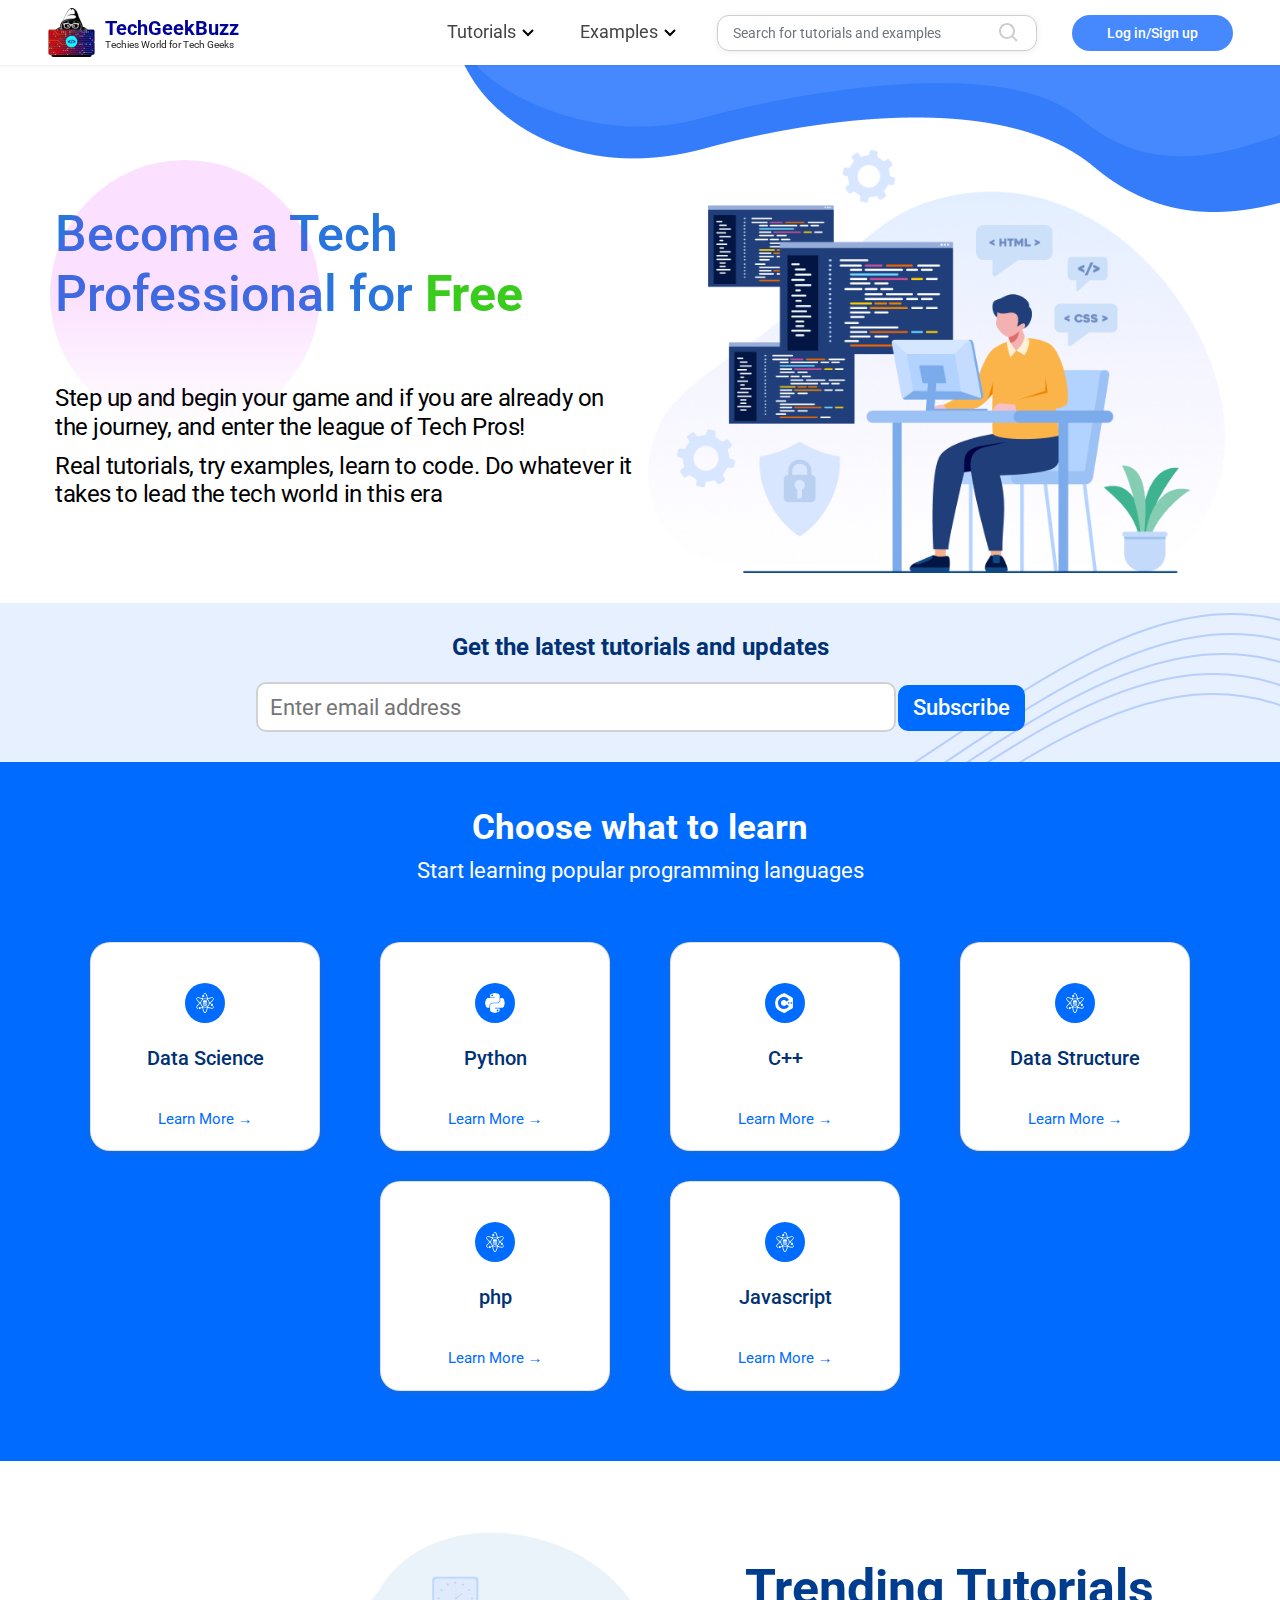
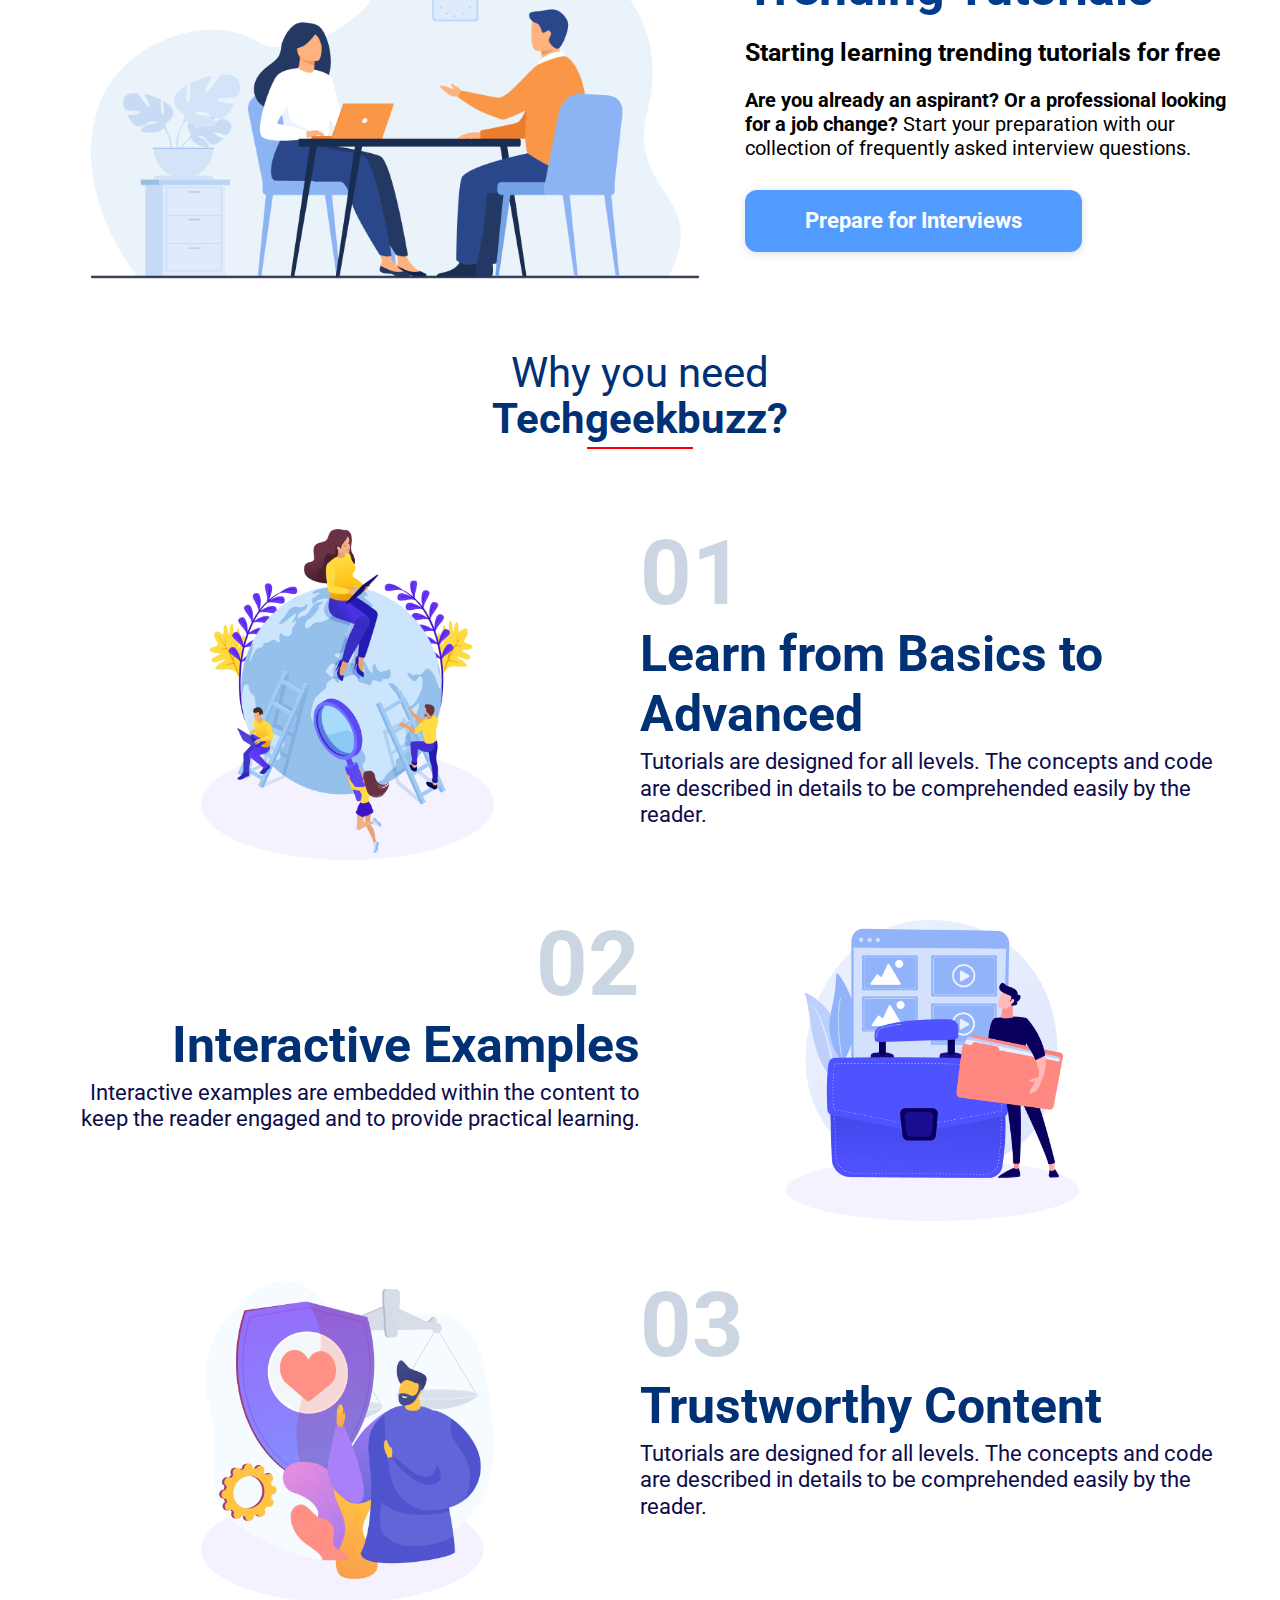
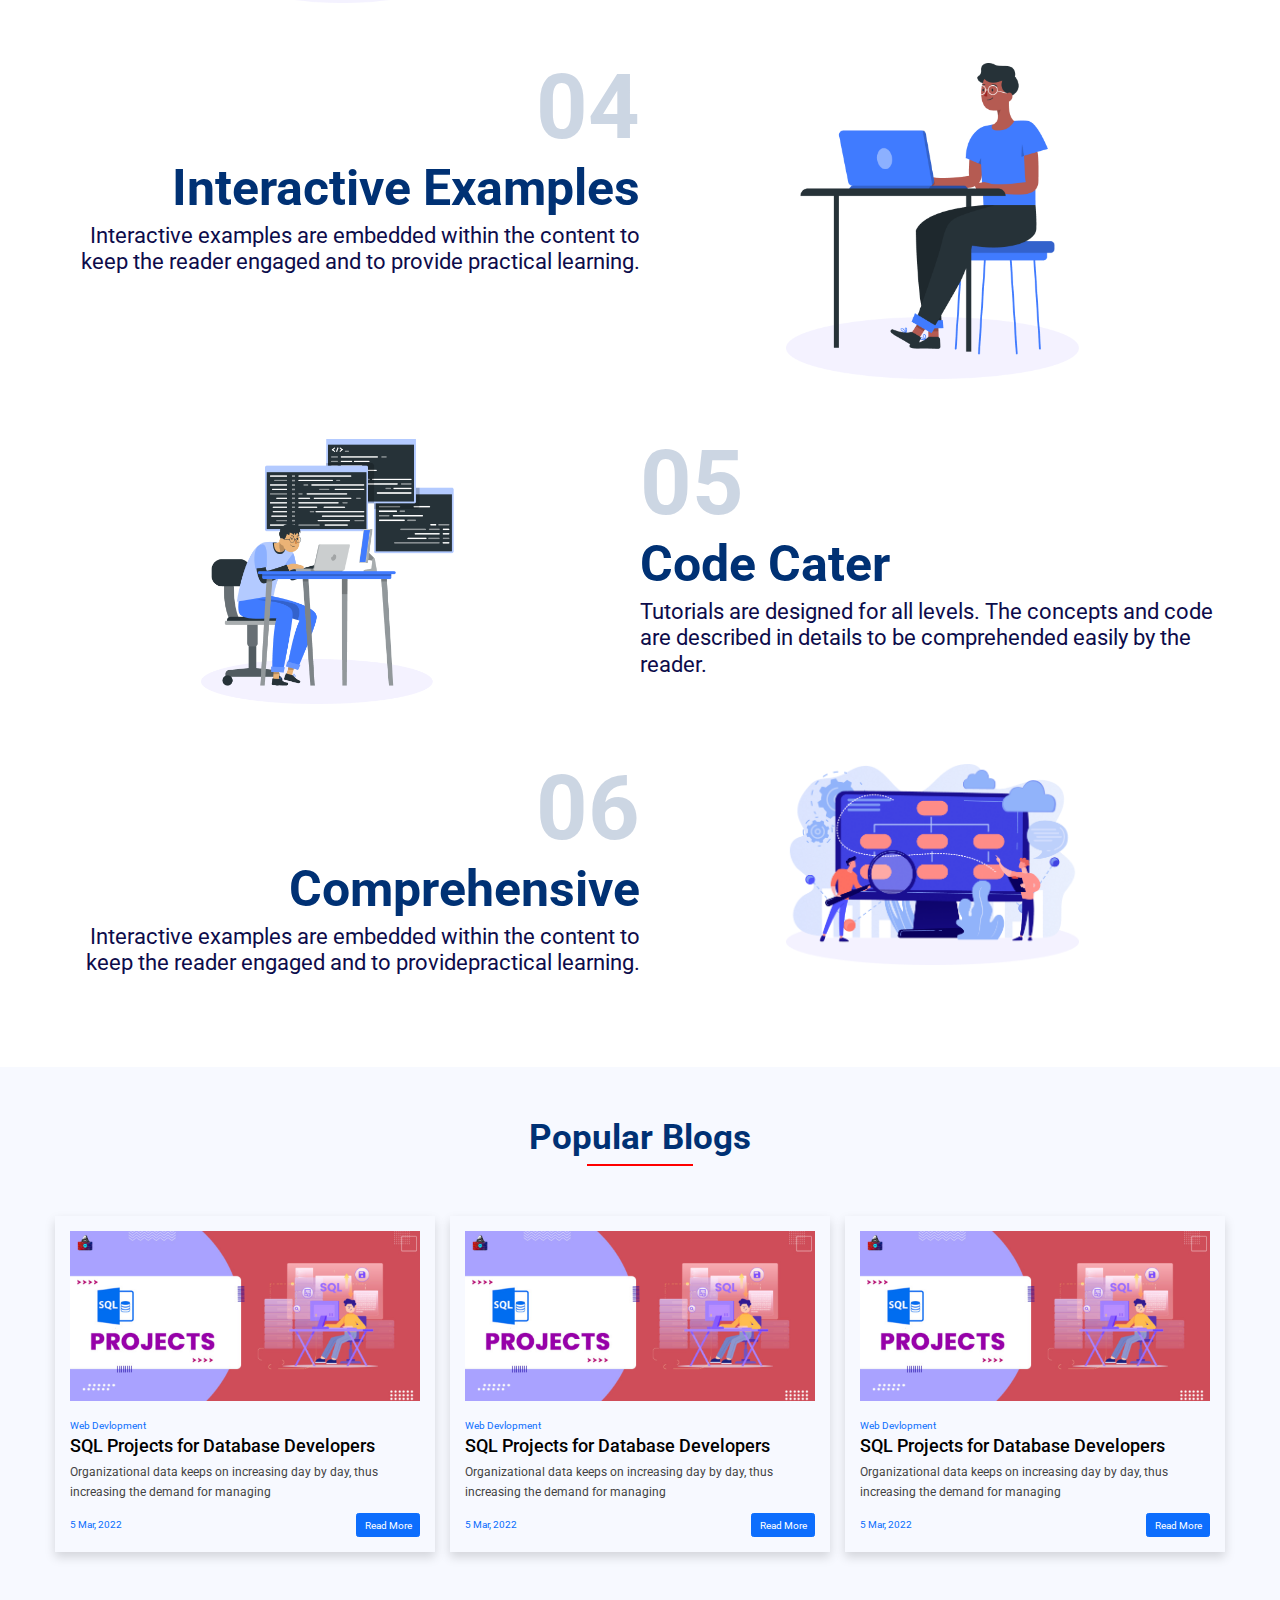
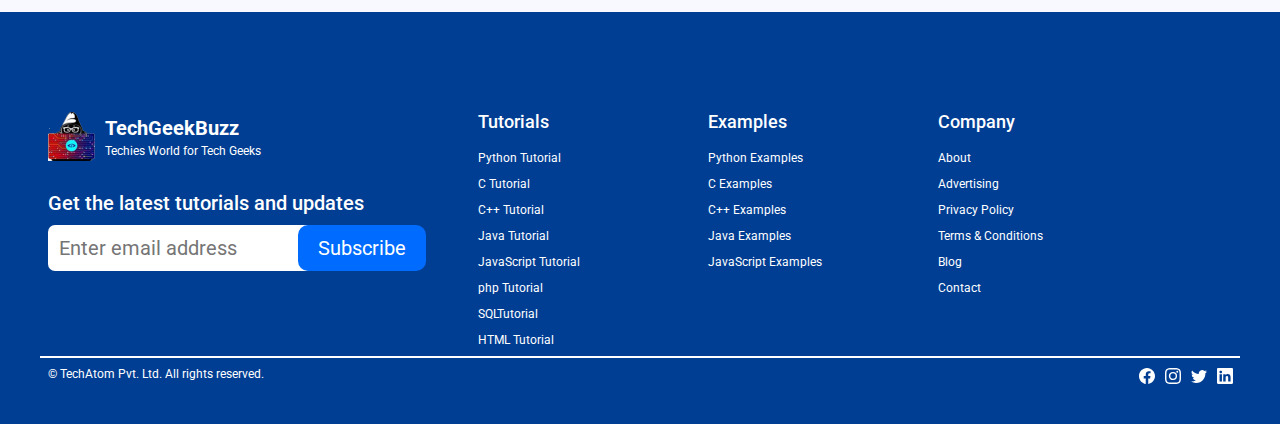
<file: index.html>
<!DOCTYPE html>
<html lang="en">

<head>
  <!-- Required meta tags -->
  <meta charset="utf-8" />
  <meta name="viewport" content="width=device-width, initial-scale=1" />

  <link rel="preconnect" href="https://fonts.googleapis.com" />
  <link rel="preconnect" href="https://fonts.gstatic.com" crossorigin />
  <link
    href="https://fonts.googleapis.com/css2?family=Inter:wght@400;500;700&family=Roboto:wght@400;500;700&family=Rubik:wght@400;500;700&display=swap"
    rel="stylesheet" />

  <!--BOOTSTRAP  -->
  <link href="thirdparty/css/bootstrap.min.css" rel="stylesheet" />

  <!-- Style.css -->
 
  <link rel="stylesheet" href="css/style.css" />
  <link rel="stylesheet" href="css/homepage.css" />
  <link rel="stylesheet" href="css/quries.css" />


  <title>TechGeekBuzz Homepage</title>
</head>

<body>
  <header class="header">
    <nav class="navbar shadow-sm navbar-expand-lg navbar-light fixed-top">
      <div class="container">
        <a class="navbar-brand d-inline-flex align-items-center" href="#">
          <img src="images/cropped-Techgeekbuzz-Final-Logo-e1611249305805.png" alt=""
            class="d-inline-block align-text-top logo-img" />
          <div class="d-flex flex-column ms-3">
            <p class="logo-heading">TechGeekBuzz</p>
            <p class="logo-text">Techies World for Tech Geeks</p>
          </div>
        </a>
        <button class="navbar-toggler" type="button" data-bs-toggle="collapse" data-bs-target="#navbarSupportedContent"
          aria-controls="navbarSupportedContent" aria-expanded="false" aria-label="Toggle navigation">
          <span class="navbar-toggler-icon"></span>
        </button>
        <div class="collapse navbar-collapse" id="navbarSupportedContent">
          <ul class="navbar-nav ms-auto mb-2 mb-lg-0 ">
            <li class="nav-item dropdown me-5">
              <a class="nav-link" href="#" data-bs-toggle="modal" id="tutorial-btn" data-bs-target="#tutorialModal"
                data-bs-dismiss="modal">
                Tutorials<svg xmlns="http://www.w3.org/2000/svg" width="24" height="24" viewBox="0 0 24 24"
                  style="fill: rgba(0, 0, 0, 1)" data-bs-toggle="modal" id="tutorial-btn"
                  data-bs-target="#tutorialModal" data-bs-dismiss="modal">
                  <path d="M16.293 9.293 12 13.586 7.707 9.293l-1.414 1.414L12 16.414l5.707-5.707z"
                    data-bs-toggle="modal" id="tutorial-btn" data-bs-target="#tutorialModal" data-bs-dismiss="modal">
                  </path>
                </svg>
              </a>
            </li>


            <li class="nav-item dropdown me-5">
              <a class="nav-link" href="#" id="example-btn" data-bs-toggle="modal" data-bs-target="#exampleModal"
                data-bs-dismiss="modal">
                Examples<svg xmlns="http://www.w3.org/2000/svg" width="24" height="24" viewBox="0 0 24 24"
                  style="fill: rgba(0, 0, 0, 1)" id="example-btn" data-bs-toggle="modal" data-bs-target="#exampleModal"
                  data-bs-dismiss="modal">
                  <path d="M16.293 9.293 12 13.586 7.707 9.293l-1.414 1.414L12 16.414l5.707-5.707z" id="example-btn"
                    data-bs-toggle="modal" data-bs-target="#exampleModal" data-bs-dismiss="modal"></path>
                </svg>
              </a>
            </li>
            <li class="nav-item me-5">
              <form class="d-flex w-100">
                <input class="form-control me-2" type="text" placeholder="Search for tutorials and examples" />
              </form>
            </li>
            <li class="nav-item align-self-center">
              <button data-bs-toggle="modal" data-bs-target="#signup" id="signup-btn">Log in/Sign up</button>
            </li>
          </ul>
        </div>
      </div>
    </nav>
  </header>

  <!-- Modal For tutorial -->
  <div class="modal fade" id="tutorialModal" tabindex="-1" aria-labelledby="tutorialModalLabel" aria-hidden="true">
    <div class="modal-dialog modal-dialog-scrollable">
      <div class="modal-content tutorial-modal-body">
        <div class="modal-header">
          <h1>Tutorials</h1>
          <button type="button" class="btn-close" data-bs-dismiss="modal" aria-label="Close"></button>
        </div>
        <div class="modal-body ps-0">
          <div class="tutorials">
            <div class="row">
              <div class="col-3">
                <ul class="languages">
                  <li><a href=# class="list-active">Python</a></li>
                  <li><a href=#>C++</a></li>
                  <li><a href=#>Java</a></li>
                  <li><a href=#>php</a></li>
                  <li><a href=#>SQL</a></li>
                  <li><a href=#>Data Structure</a></li>
                  <li><a href=#>HTML</a></li>
                  <li><a href=#>CSS</a></li>
                  <li><a href=#>JavaScript</a></li>
                </ul>
              </div>
              <div class="col-9 pt-5 px-5">
                <div class="row">
                  <div class="col-6 languages-info">
                    <h3 class="mb-3">Popular Tutorials </h3>
                    <ul>
                      <li> <a href="#"> Getting Started With Python</a></li>
                      <li> <a href="#"> Python if Statement</a></li>
                      <li> <a href="#"> While Loop in Python</a></li>
                      <li> <a href="#">Python Lists </a></li>
                      <li> <a href="#">Dictionaries in Python </a></li>
                      <a href="#"><span class="view-more">View all tutorials &#8594; </span> </a>
                    </ul>
                  </div>
                  <div class="col-6 tutorial-references px-5">
                    <h3 class="mb-3">Refrence Materials</h3>
                    <ul>
                      <li> <a href="#"> Built-in Functions</a></li>
                      <li> <a href="#"> List Methods </a> </li>
                      <li> <a href="#"> Dictionary Methods</a></li>
                      <li> <a href="#">String Methods </a></li>
                    </ul>
                    <a href="#"><span class="view-more">View all &#8594; </span> </a>
                  </div>
                  <a class="btn btn-primary ms-auto learn-btn">Learn Python Programming</a>
                </div>
              </div>
            </div>
          </div>
        </div>
      </div>
    </div>
  </div>
  <!-- Modal for Examples ends -->

  <!-- Modal For tutorial -->
  <div class="modal fade" id="exampleModal" tabindex="-1" aria-labelledby="exmpleModalLabel" aria-hidden="true">
    <div class="modal-dialog">
      <div class="modal-content">
        <div class="modal-header">
          <h1>Examples</h1>
          <button type="button" class="btn-close" data-bs-dismiss="modal" aria-label="Close"></button>
        </div>
        <div class="modal-body ps-0">
          <div class="tutorials">
            <div class="row">
              <div class="col-5">
                <ul class="languages">
                  <li><a href=# class="list-active">Python</a></li>
                  <li><a href=#>C++</a></li>
                  <li><a href=#>Java</a></li>
                  <li><a href=#>php</a></li>
                  <li><a href=#>SQL</a></li>
                  <li><a href=#>Data Structure</a></li>
                  <li><a href=#>HTML</a></li>
                  <li><a href=#>CSS</a></li>
                  <li><a href=#>JavaScript</a></li>
                </ul>
              </div>
              <div class="col-7 pt-5 px-5 ">
                <div class="row">
                  <div class="col example-info">
                    <h3 class="mb-3">Popular Examples </h3>
                    <ul>
                      <li> <a href="#"> Python Examples</a></li>
                      <li> <a href="#"> JavaScript Examples</a></li>
                      <li> <a href="#"> C++ Examples</a></li>
                      <li> <a href="#">php Examples</a></li>
                      <li> <a href="#">Dictionaries in Python </a></li>
                      <a href="#"><span class="view-more">View More Examples &#8594; </span> </a>
                    </ul>
                  </div>
                  <a class="btn btn-primary learn-btn">Explore Python Examples</a>
                </div>
              </div>
            </div>
          </div>
        </div>
      </div>
    </div>
  </div>
  <!-- Modal for Examples ends -->

  <!-- Modal for Signup Login -->
  <!-- Modal -->
  <div class="modal fade" id="signup" tabindex="-1" aria-labelledby="signupLabel" aria-hidden="true">
    <div class="modal-dialog modal-dialog-centered">
      <div class="modal-content">
        <div class="modal-header">
          <button type="button" class="btn-close" data-bs-dismiss="modal" aria-label="Close"></button>
        </div>
        <div class="modal-body">
          <h1 class="signup-heading">Welcome to</h1>
          <img class="signup-image-logo" src="images/cropped-Techgeekbuzz-Final-Logo-e1611249305805.png">
          <h3 class="signup-subheading">TechGeekBuzz</h3>
          <span class="signup-span">Techies World for Tech Geeks</span>
          <br>
          <p class="signup-form-heading">Signup to submit and upvote tutorials, follow topic and more</p>
          <form class="d-flex flex-column signup-form">
            <input type="text" placeholder="Full Name">
            <input type="email" placeholder="Email">
            <input type="password" placeholder="Password">
            <button type="submit" class="btn-primary">Create Account</button>
          </form>
          <p class="signup-p"> Continue with</p>
          <div class="signup-social-media d-flex justify-content-evenly">
            <a href="#" class="btn btn-danger d-flex align-items-center"><svg xmlns="http://www.w3.org/2000/svg"
                width="16" height="16" fill="currentColor" class="bi bi-google" viewBox="0 0 16 16">
                <path
                  d="M15.545 6.558a9.42 9.42 0 0 1 .139 1.626c0 2.434-.87 4.492-2.384 5.885h.002C11.978 15.292 10.158 16 8 16A8 8 0 1 1 8 0a7.689 7.689 0 0 1 5.352 2.082l-2.284 2.284A4.347 4.347 0 0 0 8 3.166c-2.087 0-3.86 1.408-4.492 3.304a4.792 4.792 0 0 0 0 3.063h.003c.635 1.893 2.405 3.301 4.492 3.301 1.078 0 2.004-.276 2.722-.764h-.003a3.702 3.702 0 0 0 1.599-2.431H8v-3.08h7.545z" />
              </svg></i> &nbsp; &nbsp; Google</a>
            
              <a href="#" class="btn btn-primary d-flex align-items-center"><svg xmlns="http://www.w3.org/2000/svg" width="16" height="16" fill="currentColor" class="bi bi-facebook" viewBox="0 0 16 16">
                <path d="M16 8.049c0-4.446-3.582-8.05-8-8.05C3.58 0-.002 3.603-.002 8.05c0 4.017 2.926 7.347 6.75 7.951v-5.625h-2.03V8.05H6.75V6.275c0-2.017 1.195-3.131 3.022-3.131.876 0 1.791.157 1.791.157v1.98h-1.009c-.993 0-1.303.621-1.303 1.258v1.51h2.218l-.354 2.326H9.25V16c3.824-.604 6.75-3.934 6.75-7.951z"/>
              </svg> &nbsp; &nbsp; Facebook</a>

              <a href="#" class="btn btn-dark d-flex align-items-center"><svg xmlns="http://www.w3.org/2000/svg" width="16" height="16" fill="currentColor" class="bi bi-github" viewBox="0 0 16 16">
                <path d="M8 0C3.58 0 0 3.58 0 8c0 3.54 2.29 6.53 5.47 7.59.4.07.55-.17.55-.38 0-.19-.01-.82-.01-1.49-2.01.37-2.53-.49-2.69-.94-.09-.23-.48-.94-.82-1.13-.28-.15-.68-.52-.01-.53.63-.01 1.08.58 1.23.82.72 1.21 1.87.87 2.33.66.07-.52.28-.87.51-1.07-1.78-.2-3.64-.89-3.64-3.95 0-.87.31-1.59.82-2.15-.08-.2-.36-1.02.08-2.12 0 0 .67-.21 2.2.82.64-.18 1.32-.27 2-.27.68 0 1.36.09 2 .27 1.53-1.04 2.2-.82 2.2-.82.44 1.1.16 1.92.08 2.12.51.56.82 1.27.82 2.15 0 3.07-1.87 3.75-3.65 3.95.29.25.54.73.54 1.48 0 1.07-.01 1.93-.01 2.2 0 .21.15.46.55.38A8.012 8.012 0 0 0 16 8c0-4.42-3.58-8-8-8z"/>
              </svg> &nbsp; &nbsp; Github</a>

              <a href="#" class="btn btn-primary d-flex align-items-center"><svg xmlns="http://www.w3.org/2000/svg" width="16" height="16" fill="currentColor" class="bi bi-linkedin" viewBox="0 0 16 16">
                <path d="M0 1.146C0 .513.526 0 1.175 0h13.65C15.474 0 16 .513 16 1.146v13.708c0 .633-.526 1.146-1.175 1.146H1.175C.526 16 0 15.487 0 14.854V1.146zm4.943 12.248V6.169H2.542v7.225h2.401zm-1.2-8.212c.837 0 1.358-.554 1.358-1.248-.015-.709-.52-1.248-1.342-1.248-.822 0-1.359.54-1.359 1.248 0 .694.521 1.248 1.327 1.248h.016zm4.908 8.212V9.359c0-.216.016-.432.08-.586.173-.431.568-.878 1.232-.878.869 0 1.216.662 1.216 1.634v3.865h2.401V9.25c0-2.22-1.184-3.252-2.764-3.252-1.274 0-1.845.7-2.165 1.193v.025h-.016a5.54 5.54 0 0 1 .016-.025V6.169h-2.4c.03.678 0 7.225 0 7.225h2.4z"/>
              </svg> &nbsp; &nbsp; Linkdin</a>
          </div>
          <p class="signup-login-p">Already have an Account <a href="#">Login</a></p>
        </div>
      </div>
    </div>
  </div>
  <!-- Modal for Signup login ends -->



  <!-- Main Section Started -->
  <main>
    <!-- hero section started -->
    <section class="hero container">
      <div class="background-image-hero"></div>
      <div class="container">
        <div class="row align-items-center">
          <div class="col-lg-6 col-12">

            <div class="hero-circle"></div>
            <h1 class="primary-heading" id="hero-heading">
              Become a Tech Professional for <span>Free</span>
            </h1>
            <p class="hero-description">
              Step up and begin your game and if you are already on the journey,
              and enter the league of Tech Pros!
            </p>
            <p class="hero-description">
              Real tutorials, try examples, learn to code. Do whatever it takes to
              lead the tech world in this era
            </p>

          </div>
          <div class="col-lg-6 col-12">
            <div>
              <img src="images/hero.png" class="img-fluid" alt="Techgeekbuzz Hero Image" />
            </div>
          </div>
        </div>
      </div>
    </section>

    <!-- End Hero Section -->

    <!-- Start Subscribe section -->
    <section class="subscribe container-fluid d-flex flex-column  mt-5 ">
      <h3 class=" subscribe-title text-center">Get the latest tutorials and updates</h3>
      <form class="subscribe-form text-center">
        <input type="email" placeholder="Enter email address" class="w-50">
        <button> Subscribe</button>
      </form>
    </section>
    <!-- End Subscribe Section -->

    <!-- Start Learn Program Section -->
    <section class="learn">
      <div class="container">
        <h1 class="text-center learn-heading">Choose what to learn </h1>
        <p class="text-center learn-heading-description">Start learning popular programming languages</p>
        <div class="container mt-5 py-5">
          <div class="row g-5 card-container justify-content-center">
            <div class="col-lg-3 col-6">
              <div class="card d-flex flex-column align-items-center">
                <img src="images/data-science.svg">
                <h3 class="text-center card-head"> Data Science </h3>
                <a class="learn-more">Learn More &rarr; </a>
              </div>
            </div>
            <div class="col-lg-3 col-6">
              <div class="card d-flex flex-column align-items-center">
                <img src="images/python.svg">
                <h3 class="text-center card-head"> Python </h3>
                <a class="learn-more">Learn More &rarr; </a>
              </div>
            </div>
            <div class="col-lg-3 col-6">
              <div class="card d-flex flex-column align-items-center">
                <img src="images/cpp.svg">
                <h3 class="text-center card-head"> C++ </h3>
                <a class="learn-more">Learn More &rarr; </a>
              </div>
            </div>
            <div class="col-lg-3 col-6">
              <div class="card d-flex flex-column align-items-center">
                <img src="images/data-science.svg">
                <h3 class="text-center card-head"> Data Structure </h3>
                <a class="learn-more">Learn More &rarr; </a>
              </div>
            </div>
            <div class="col-lg-3 col-6">
              <div class="card d-flex flex-column align-items-center">
                <img src="images/data-science.svg">
                <h3 class="text-center card-head"> php </h3>
                <a class="learn-more">Learn More &rarr; </a>
              </div>
            </div>
            <div class="col-lg-3 col-6">
              <div class="card d-flex flex-column align-items-center">
                <img src="images/data-science.svg">
                <h3 class="text-center card-head"> Javascript </h3>
                <a class="learn-more">Learn More &rarr; </a>
              </div>
            </div>
          </div>
        </div>
    </section>
    <!-- End learn Program Section -->
    <!-- Start Interview Section -->
    <section class="mt-5">
      <div class="container">
        <div class="row align-items-center gx-sm-3">
          <div class="col-lg-7 col-12">
            <img src="images/Interview.png" class="img-fluid" alt="interview image">
          </div>
          <div class="interview-block col-lg-5 col-12">
            <div class="interview-text">
              <h1 class="interview-heading">Trending Tutorials</h1>
              <p class="interview-description">Starting learning trending tutorials for free</p>
              <p class="interview-description2"><strong>Are you already an aspirant? Or a professional looking for a job
                  change?</strong> Start your preparation with our collection of frequently asked interview questions.
              </p>
              <button>Prepare for Interviews</button>
            </div>
          </div>
        </div>
      </div>
    </section>
    <!-- End Interview Section -->

    <!-- Need Section Start -->
    <section class="my-5">
      <div class="container">
        <h1 class="need-heading">Why you need <br><span>Techgeekbuzz?</span></h1>
        <hr class="horizontal-row" />
        <div class="container features">
          <div class="row my-3 g-0">
            <!-- first feature -->
            <div class="col-lg-6 col-12  my-lg-5  order-lg-1 order-1 need-image">
              <img src="images/Learn from advance-feature.png" alt="learn from basic to advance" class="img-fluid">
            </div>
            <div class="col-lg-6 col-12  my-lg-5 mb-5 order-lg-2 order-2 need-description d-flex flex-column">
              <h1> 01</h1>
              <h2>Learn from Basics to Advanced</h2>
              <p>Tutorials are designed for all levels. The concepts and code are described in details to be
                comprehended easily by the reader.</p>
            </div>
            <!-- first feature ends -->
            <br>

            <!-- Second feature starts -->
            <div
              class="col-lg-6 col-12 my-lg-5 mb-5 order-lg-3 order-4 need-description d-flex flex-column even-features">
              <h1> 02</h1>
              <h2>Interactive Examples</h2>
              <p>Interactive examples are embedded within
                the content to keep the reader engaged
                and to provide practical learning.</p>
            </div>
            <div class="col-lg-6 col-12 my-lg-5 mt-5 order-lg-4 order-3 need-image">
              <img src="images/interactive-examples.png" alt="interactive-examples" class="img-fluid">
            </div>
            <!-- second feature  ends-->
            <br>

            <!-- third feature -->
            <div class="col-lg-6 col-12 my-lg-5 mt-5 order-lg-5 order-5 need-image">
              <img src="images/trusty-worthy-content.png" alt="learn from basic to advance" class="img-fluid">
            </div>
            <div class="col-lg-6 col-12 my-lg-5 mb-5 order-lg-6 order-6 need-description d-flex flex-column">
              <h1> 03</h1>
              <h2>Trustworthy Content</h2>
              <p>Tutorials are designed for all levels. The concepts
                and code are described in details to be
                comprehended easily by the reader.</p>
            </div>
            <!-- third feature ends -->
            <br>

            <!-- 4th  feature starts -->
            <div
              class="col-lg-6 col-12 my-lg-5 mb-5 order-lg-7 order-8 need-description d-flex flex-column even-features">
              <h1> 04</h1>
              <h2>Interactive Examples</h2>
              <p>Interactive examples are embedded within
                the content to keep the reader engaged
                and to provide practical learning.</p>
            </div>
            <div class="col-lg-6 col-12 my-lg-5  mt-5 order-lg-8 order-7 need-image">
              <img src="images/coding practice.png" alt="coding practice" class="img-fluid">
            </div>
            <!-- 4th feature  ends-->
            <br>

            <!-- 5th feature -->
            <div class="col-lg-6 col-12 my-lg-5 mt-5 order-lg-9 order-9 need-image">
              <img src="images/code-cater.png" alt="code cater" class="img-fluid">
            </div>
            <div class="col-lg-6 col-12 my-lg-5 mb-5 order-lg-10 order-10 need-description d-flex flex-column">
              <h1> 05</h1>
              <h2>Code Cater</h2>
              <p>Tutorials are designed for all levels. The concepts
                and code are described in details to be
                comprehended easily by the reader.</p>
            </div>
            <!-- 5th feature ends -->
            <br>

            <!-- 4th  feature starts -->
            <div
              class="col-lg-6 col-12 my-lg-5 mb-5 order-lg-11 order-12 need-description d-flex flex-column even-features">
              <h1> 06</h1>
              <h2>Comprehensive</h2>
              <p>Interactive examples are embedded within
                the content to keep the reader engaged
                and to providepractical learning.</p>
            </div>
            <div class="col-lg-6 col-12 my-lg-5 mt-5 order-lg-12 order-11 need-image">
              <img src="images/comprehension.png" alt="comprehension" class="img-fluid">
            </div>
            <!-- 4th feature  ends-->
          </div>
        </div>
      </div>
    </section>
    <!-- Need Section Ends -->

    <!-- Homepage Blog section -->
    <section class="mt-5 homepage-popular-blogs">
      <div class="container">
        <h1 class="homepage-blog-heading">Popular Blogs</h1>
        <hr class="horizontal-row" />
        <div class="container">
          <div class="row blogs-list">
            <!-- Blog 1 Start -->
            <div class="col-lg-4 col-12 mb-3">
              <div class="container shadow">
                <div class="blog-card d-flex flex-column">
                  <img src="images/blog-image-1.png" class="img-fluid" alt="blog-image-1">
                  <a href="#"> <span>Web Devlopment</span></a>
                  <h3><a href="#">SQL Projects for Database Developers </a></h3>
                  <p>Organizational data keeps on increasing day by day, thus increasing the
                    demand for managing</p>
                  <div class="d-flex align-items-center justify-content-between"><a href="#"> 5 Mar, 2022</a> <a
                      class="btn btn-primary"> Read More</a>
                  </div>
                </div>
              </div>
            </div>
            <!-- Blog 1 ends -->
            <!-- Blog 2 -->
            <div class="col-lg-4 col-12 mb-3">
              <div class="container shadow">
                <div class="blog-card d-flex flex-column">
                  <img src="images/blog-image-1.png" class="img-fluid" alt="blog-image-1">
                  <a href="#"> <span>Web Devlopment</span></a>
                  <h3><a href="#">SQL Projects for Database Developers </a></h3>
                  <p>Organizational data keeps on increasing day by day, thus increasing the
                    demand for managing</p>
                  <div class="d-flex align-items-center justify-content-between"><a href="#"> 5 Mar, 2022</a> <a
                      class="btn btn-primary"> Read More</a>
                  </div>
                </div>
              </div>
            </div>
            <!-- Blog 2 ends -->
            <!-- Blog 3 -->
            <div class="col-lg-4 col-12 mb-3">
              <div class="container shadow">
                <div class="blog-card d-flex flex-column">
                  <img src="images/blog-image-1.png" class="img-fluid" alt="blog-image-1">
                  <a href="#"> <span>Web Devlopment</span></a>
                  <h3><a href="#">SQL Projects for Database Developers </a></h3>
                  <p>Organizational data keeps on increasing day by day, thus increasing the
                    demand for managing</p>
                  <div class="d-flex align-items-center justify-content-between"><a href="#"> 5 Mar, 2022</a> <a
                      class="btn btn-primary"> Read More</a>
                  </div>
                </div>
              </div>
            </div>
            <!-- Blog 3 ends -->
          </div>
        </div>
      </div>

    </section>
    <!-- Homepage Blog section ends -->
  </main>
  <!-- Main section ended -->
  <footer>
    <div class="container footer-section pb-5">
      <div class="row gap-5 footer-up">
        <div class="col-lg-4 col-12">
          <div class="d-flex align-items-center">
            <a href="#"><img src="images/cropped-Techgeekbuzz-Final-Logo-e1611249305805.png"></a>
            <div class="footer-logo-heading ms-3 d-flex flex-column">
              <h3><a href="#">TechGeekBuzz</a></h3>
              <a href="#">
                <p>Techies World for Tech Geeks</p>
              </a>
            </div>
          </div>
          <h2 class="mt-5 mb-3">Get the latest tutorials and updates</h2>
          <form>
            <input type="email" placeholder="Enter email address">
            <input type="submit" value="Subscribe"></input>
          </form>
        </div>
        <div class="col-lg-2 col-4">
          <h3> Tutorials</h3>
          <ul class="footer-list d-flex flex-column">
            <li><a href="#">Python Tutorial</a></li>
            <li><a href="#">C Tutorial</a></li>
            <li><a href="#">C++ Tutorial</a></li>
            <li><a href="#">Java Tutorial</a></li>
            <li><a href="#">JavaScript Tutorial</a></li>
            <li><a href="#">php Tutorial</a></li>
            <li><a href="#">SQLTutorial</a></li>
            <li><a href="#">HTML Tutorial</a></li>
          </ul>
        </div>
        <div class="col-lg-2 col-4">
          <h3> Examples</h3>
          <ul class="footer-list d-flex flex-column">
            <li><a href="#">Python Examples</a></li>
            <li><a href="#">C Examples</a></li>
            <li><a href="#">C++ Examples</a></li>
            <li><a href="#">Java Examples</a></li>
            <li><a href="#">JavaScript Examples</a></li>
          </ul>
        </div>
        <div class="col-lg-3 col-4">
          <h3> Company</h3>
          <ul class="footer-list d-flex flex-column">
            <li><a href="#">About</a></li>
            <li><a href="#">Advertising</a></li>
            <li><a href="#">Privacy Policy</a></li>
            <li><a href="#">Terms & Conditions</a></li>
            <li><a href="#">Blog</a></li>
            <li><a href="#">Contact</a></li>
          </ul>
        </div>
      </div>
      <div class="footer-down mt-3 d-flex align-item-center justify-content-between">
        <p> &copy; TechAtom Pvt. Ltd. All rights reserved.</p>
        <ul class="d-flex">
          <li class="ms-3"><a href="#"><svg xmlns="http://www.w3.org/2000/svg" width="16" height="16"
                fill="currentColor" class="bi bi-facebook" viewBox="0 0 16 16">
                <path
                  d="M16 8.049c0-4.446-3.582-8.05-8-8.05C3.58 0-.002 3.603-.002 8.05c0 4.017 2.926 7.347 6.75 7.951v-5.625h-2.03V8.05H6.75V6.275c0-2.017 1.195-3.131 3.022-3.131.876 0 1.791.157 1.791.157v1.98h-1.009c-.993 0-1.303.621-1.303 1.258v1.51h2.218l-.354 2.326H9.25V16c3.824-.604 6.75-3.934 6.75-7.951z" />
              </svg></a></li>
          <li class="ms-3"><a href="#"><svg xmlns="http://www.w3.org/2000/svg" width="16" height="16"
                fill="currentColor" class="bi bi-instagram" viewBox="0 0 16 16">
                <path
                  d="M8 0C5.829 0 5.556.01 4.703.048 3.85.088 3.269.222 2.76.42a3.917 3.917 0 0 0-1.417.923A3.927 3.927 0 0 0 .42 2.76C.222 3.268.087 3.85.048 4.7.01 5.555 0 5.827 0 8.001c0 2.172.01 2.444.048 3.297.04.852.174 1.433.372 1.942.205.526.478.972.923 1.417.444.445.89.719 1.416.923.51.198 1.09.333 1.942.372C5.555 15.99 5.827 16 8 16s2.444-.01 3.298-.048c.851-.04 1.434-.174 1.943-.372a3.916 3.916 0 0 0 1.416-.923c.445-.445.718-.891.923-1.417.197-.509.332-1.09.372-1.942C15.99 10.445 16 10.173 16 8s-.01-2.445-.048-3.299c-.04-.851-.175-1.433-.372-1.941a3.926 3.926 0 0 0-.923-1.417A3.911 3.911 0 0 0 13.24.42c-.51-.198-1.092-.333-1.943-.372C10.443.01 10.172 0 7.998 0h.003zm-.717 1.442h.718c2.136 0 2.389.007 3.232.046.78.035 1.204.166 1.486.275.373.145.64.319.92.599.28.28.453.546.598.92.11.281.24.705.275 1.485.039.843.047 1.096.047 3.231s-.008 2.389-.047 3.232c-.035.78-.166 1.203-.275 1.485a2.47 2.47 0 0 1-.599.919c-.28.28-.546.453-.92.598-.28.11-.704.24-1.485.276-.843.038-1.096.047-3.232.047s-2.39-.009-3.233-.047c-.78-.036-1.203-.166-1.485-.276a2.478 2.478 0 0 1-.92-.598 2.48 2.48 0 0 1-.6-.92c-.109-.281-.24-.705-.275-1.485-.038-.843-.046-1.096-.046-3.233 0-2.136.008-2.388.046-3.231.036-.78.166-1.204.276-1.486.145-.373.319-.64.599-.92.28-.28.546-.453.92-.598.282-.11.705-.24 1.485-.276.738-.034 1.024-.044 2.515-.045v.002zm4.988 1.328a.96.96 0 1 0 0 1.92.96.96 0 0 0 0-1.92zm-4.27 1.122a4.109 4.109 0 1 0 0 8.217 4.109 4.109 0 0 0 0-8.217zm0 1.441a2.667 2.667 0 1 1 0 5.334 2.667 2.667 0 0 1 0-5.334z" />
              </svg></a></li>
          <li class="ms-3"><a href="#"><svg xmlns="http://www.w3.org/2000/svg" width="16" height="16"
                fill="currentColor" class="bi bi-twitter" viewBox="0 0 16 16">
                <path
                  d="M5.026 15c6.038 0 9.341-5.003 9.341-9.334 0-.14 0-.282-.006-.422A6.685 6.685 0 0 0 16 3.542a6.658 6.658 0 0 1-1.889.518 3.301 3.301 0 0 0 1.447-1.817 6.533 6.533 0 0 1-2.087.793A3.286 3.286 0 0 0 7.875 6.03a9.325 9.325 0 0 1-6.767-3.429 3.289 3.289 0 0 0 1.018 4.382A3.323 3.323 0 0 1 .64 6.575v.045a3.288 3.288 0 0 0 2.632 3.218 3.203 3.203 0 0 1-.865.115 3.23 3.23 0 0 1-.614-.057 3.283 3.283 0 0 0 3.067 2.277A6.588 6.588 0 0 1 .78 13.58a6.32 6.32 0 0 1-.78-.045A9.344 9.344 0 0 0 5.026 15z" />
              </svg></a></li>
          <li class="ms-3"><a href="#"><svg xmlns="http://www.w3.org/2000/svg" width="16" height="16"
                fill="currentColor" class="bi bi-linkedin" viewBox="0 0 16 16">
                <path
                  d="M0 1.146C0 .513.526 0 1.175 0h13.65C15.474 0 16 .513 16 1.146v13.708c0 .633-.526 1.146-1.175 1.146H1.175C.526 16 0 15.487 0 14.854V1.146zm4.943 12.248V6.169H2.542v7.225h2.401zm-1.2-8.212c.837 0 1.358-.554 1.358-1.248-.015-.709-.52-1.248-1.342-1.248-.822 0-1.359.54-1.359 1.248 0 .694.521 1.248 1.327 1.248h.016zm4.908 8.212V9.359c0-.216.016-.432.08-.586.173-.431.568-.878 1.232-.878.869 0 1.216.662 1.216 1.634v3.865h2.401V9.25c0-2.22-1.184-3.252-2.764-3.252-1.274 0-1.845.7-2.165 1.193v.025h-.016a5.54 5.54 0 0 1 .016-.025V6.169h-2.4c.03.678 0 7.225 0 7.225h2.4z" />
              </svg></a></li>
        </ul>

      </div>
    </div>
  </footer>

  <script src="thirdparty/js/bootstrap.min.js"></script>
  <script src="js/script.js"></script>
</body>

</html>
</file>
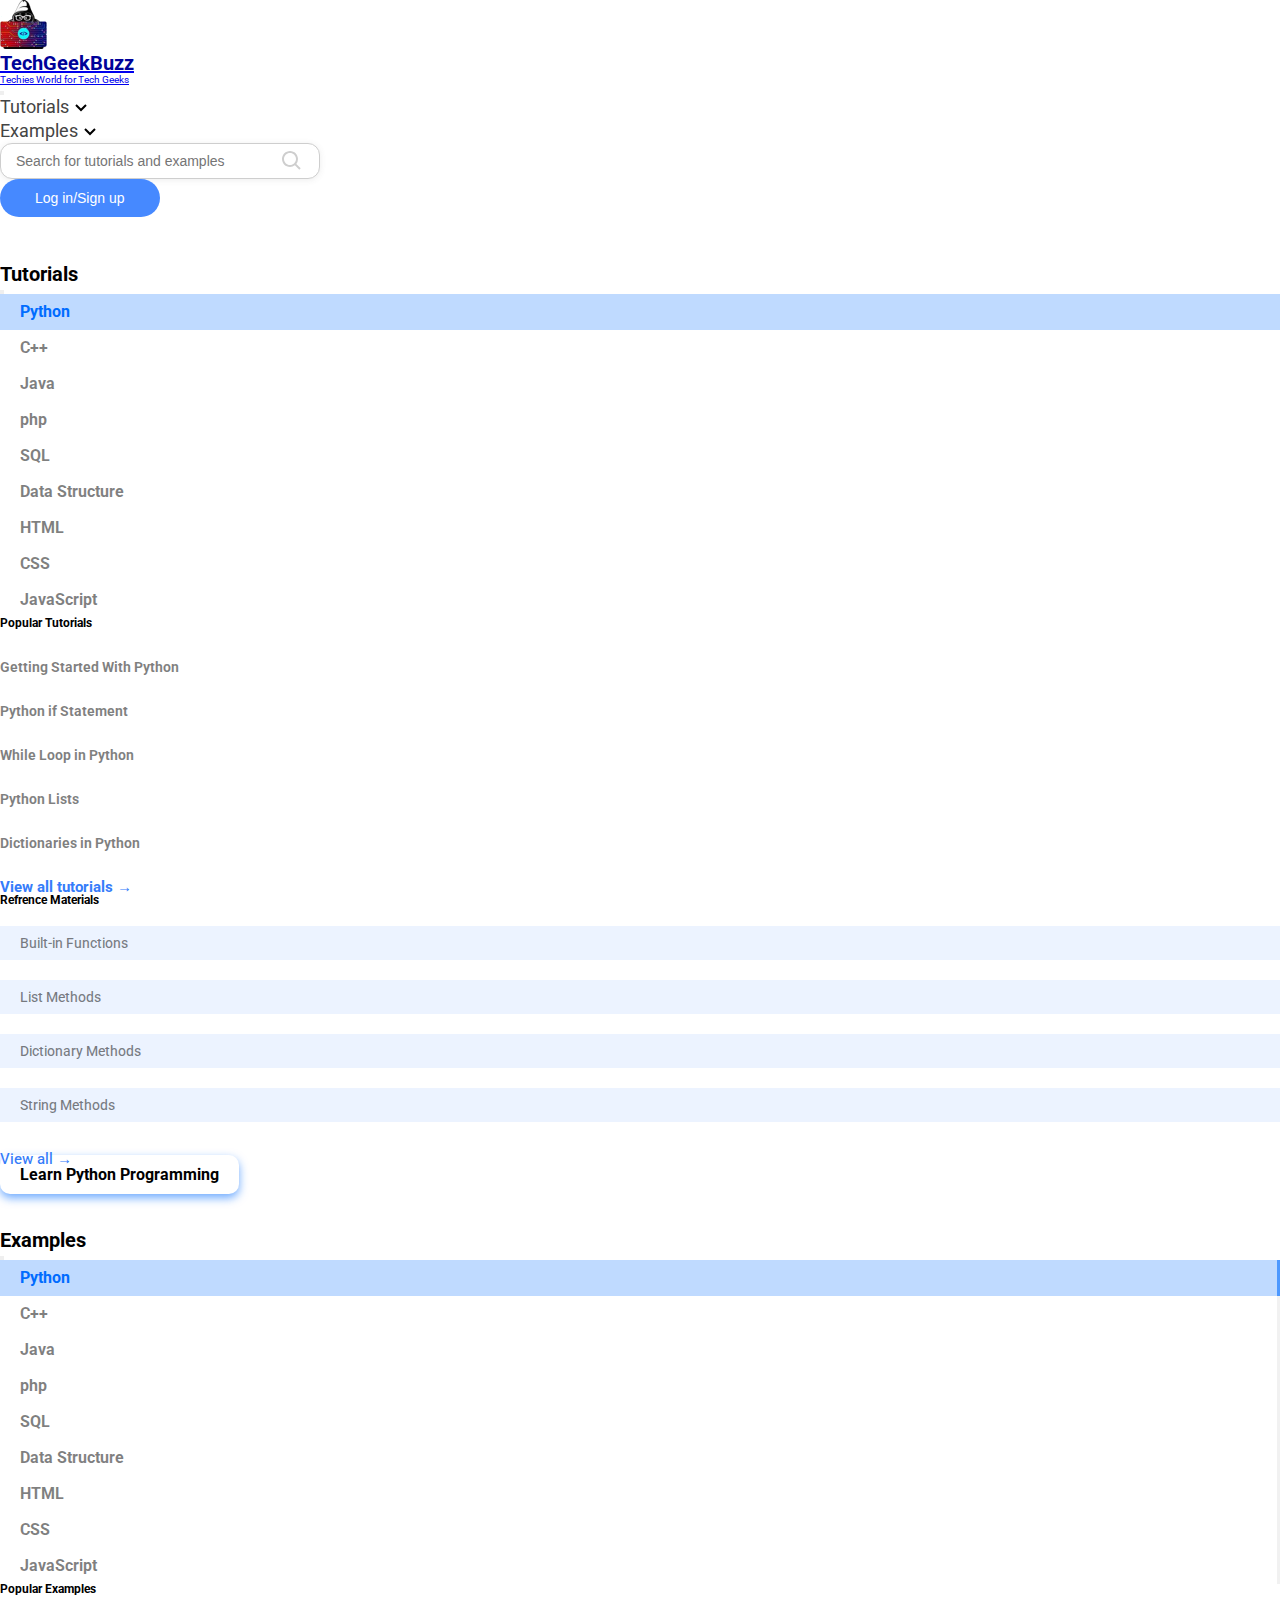
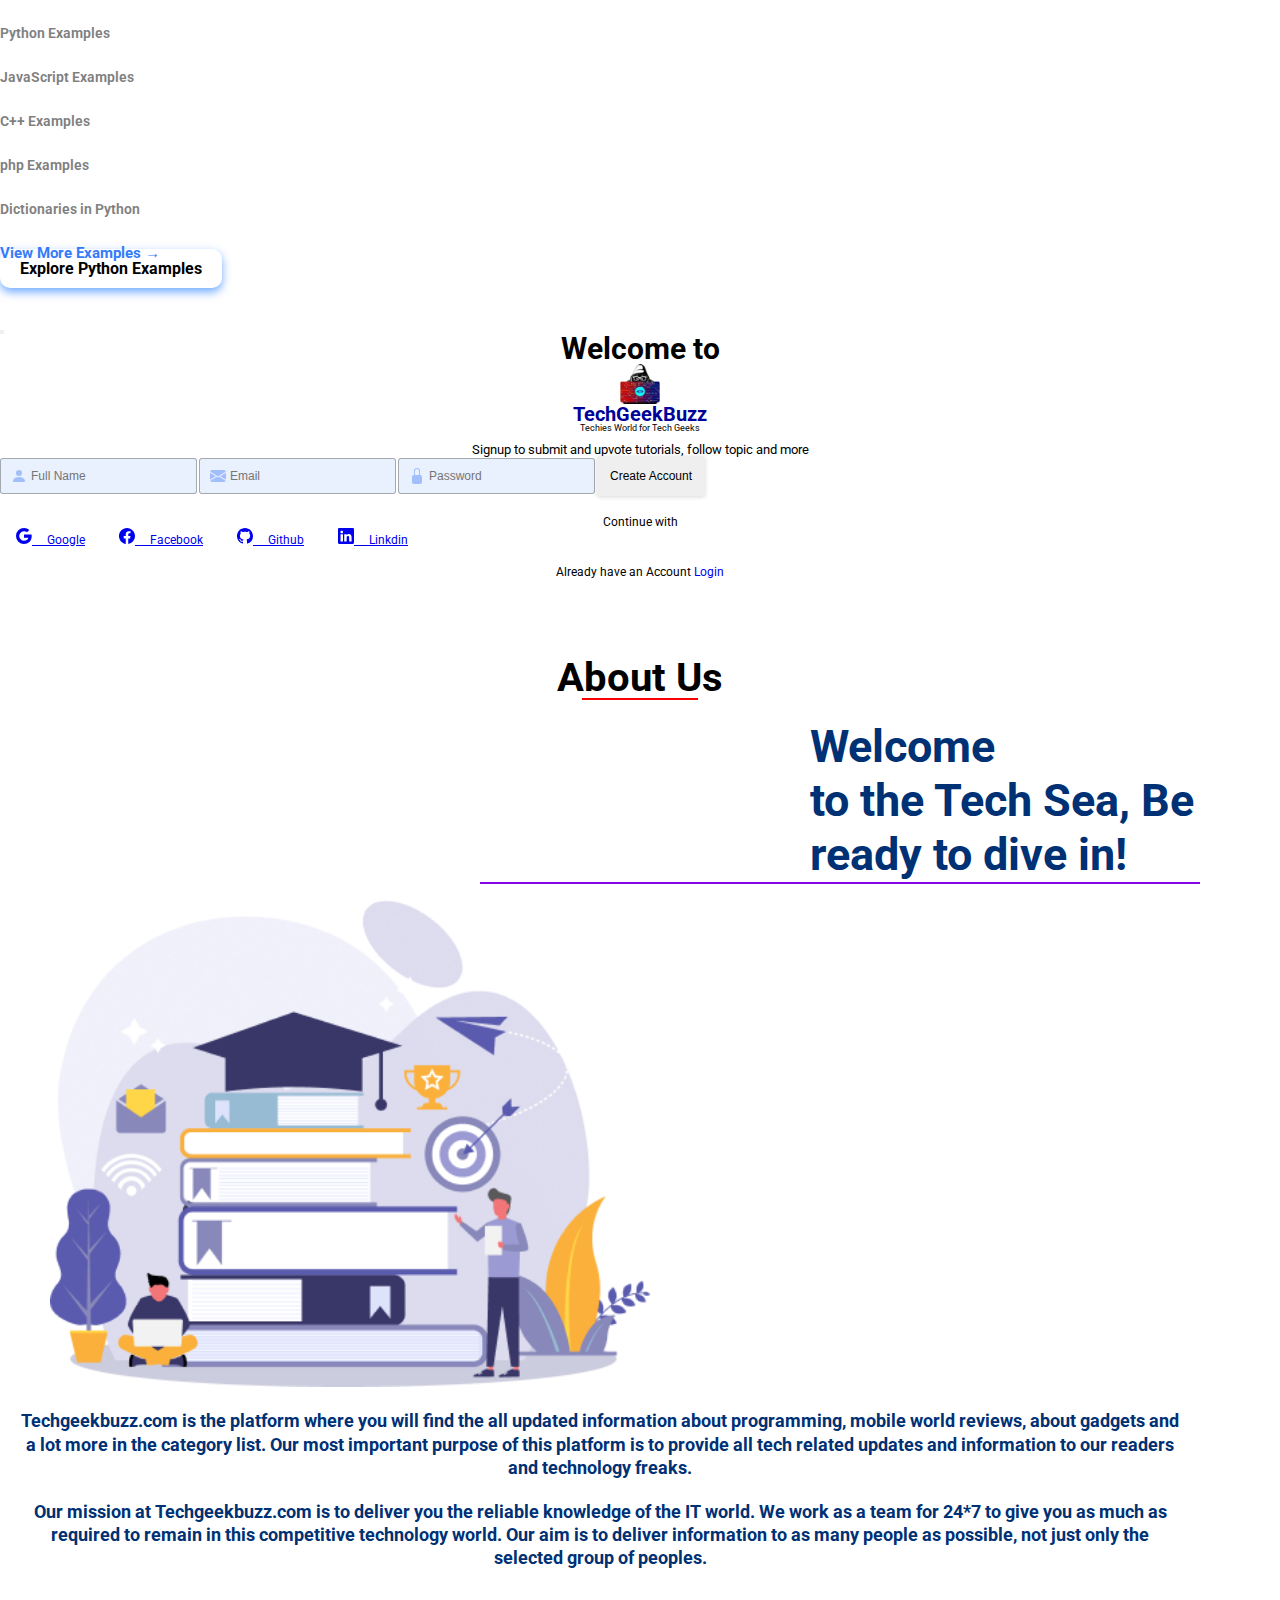
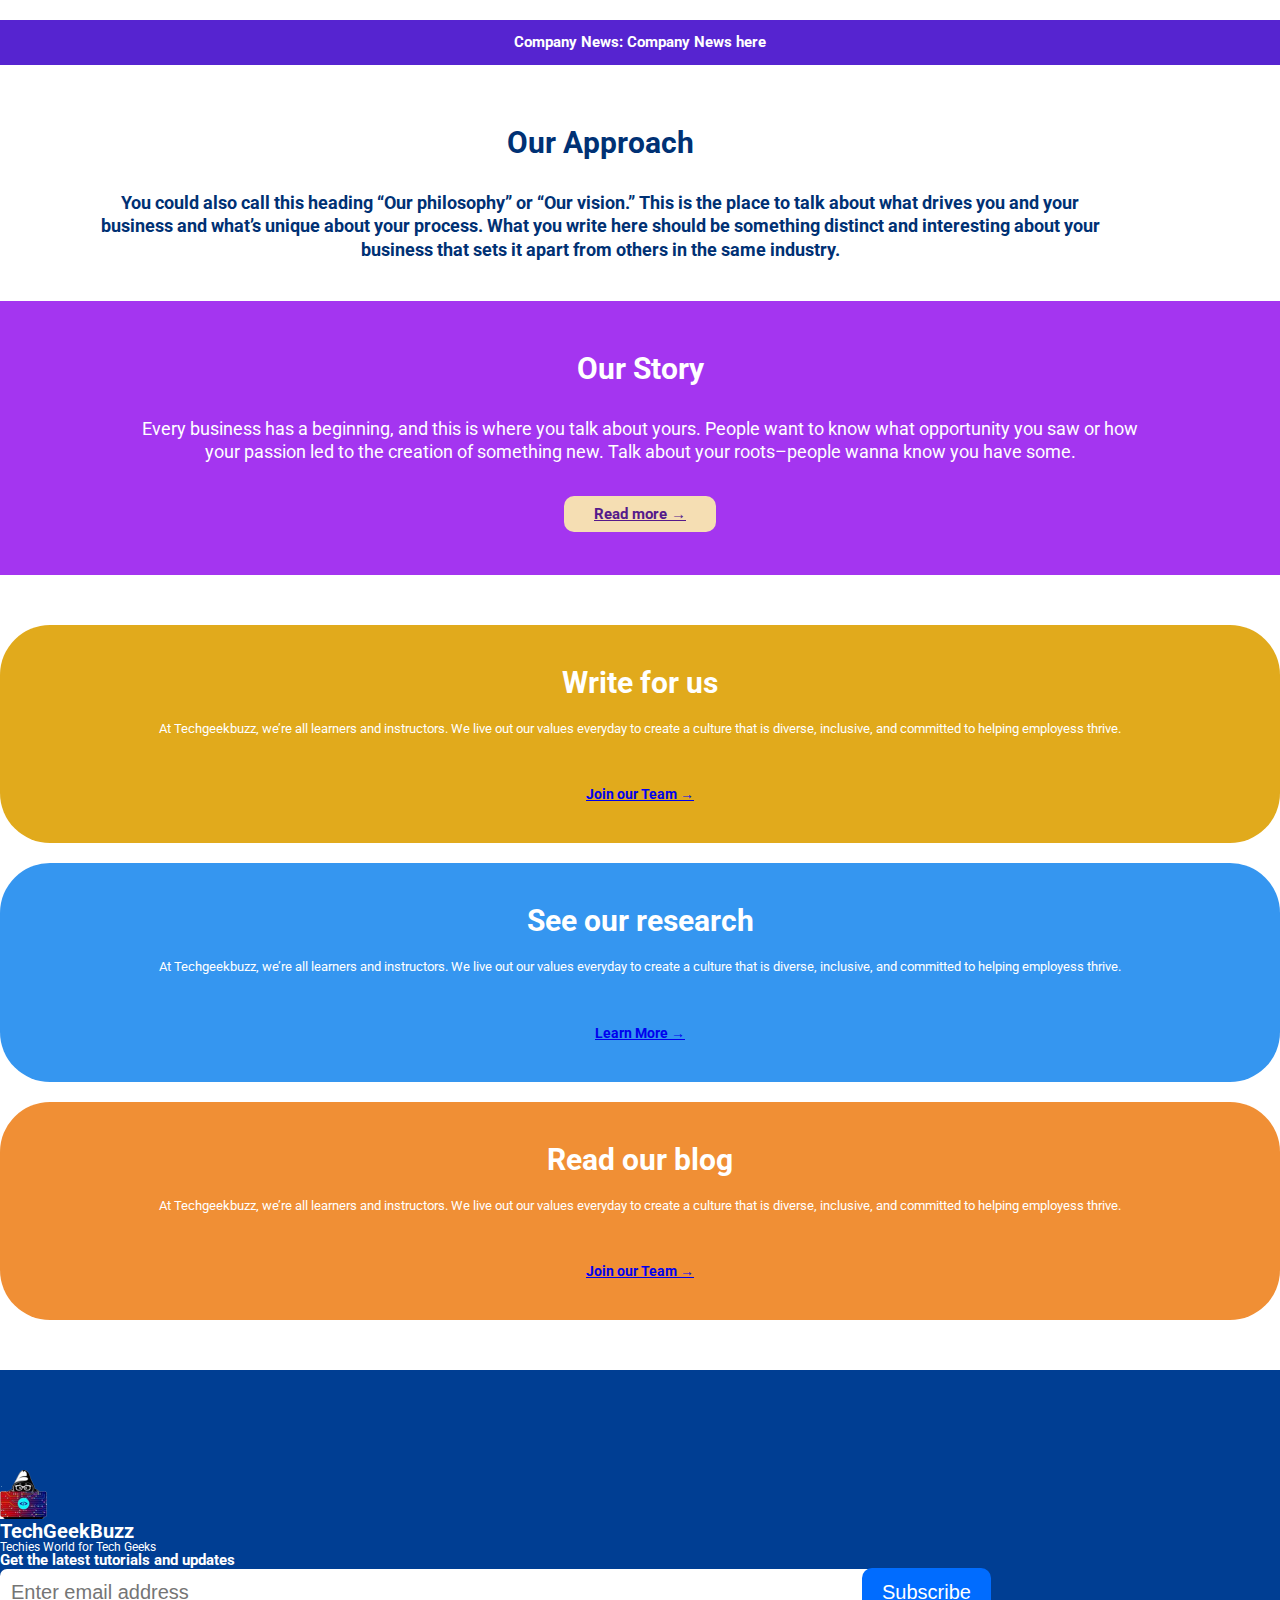
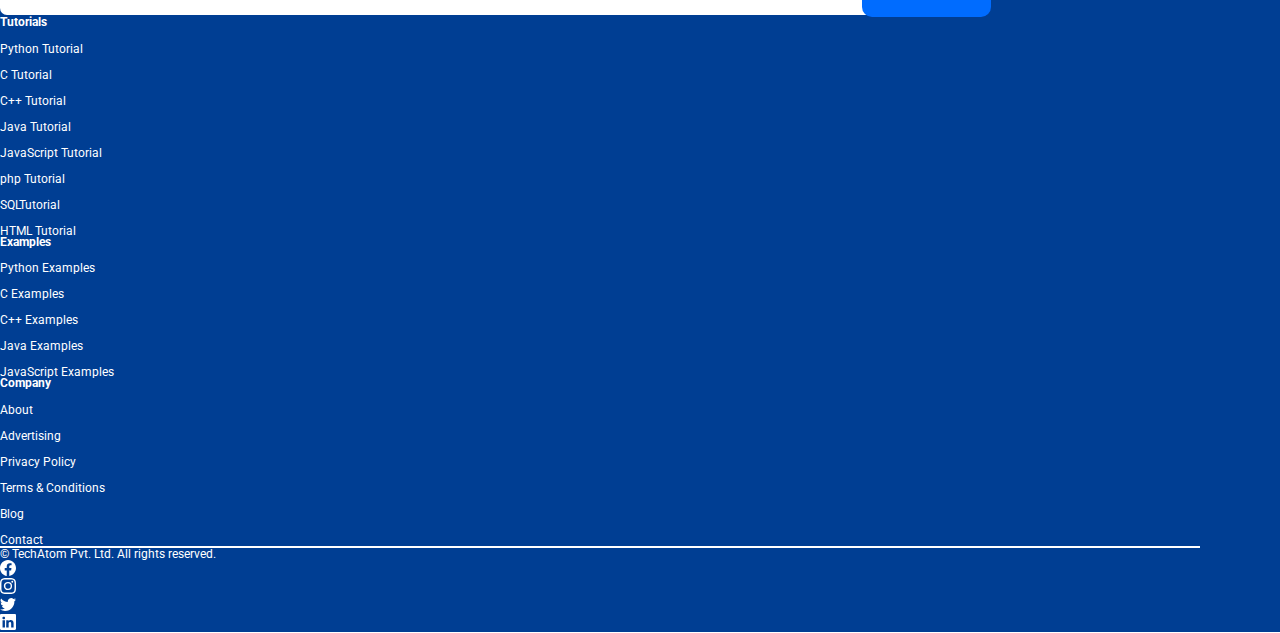
<file: about.html>
<!DOCTYPE html>
<html lang="en">

<head>
    <!-- Required meta tags -->
    <meta charset="utf-8" />
    <meta name="viewport" content="width=device-width, initial-scale=1" />

    <link rel="preconnect" href="https://fonts.googleapis.com" />
    <link rel="preconnect" href="https://fonts.gstatic.com" crossorigin />
    <link
        href="https://fonts.googleapis.com/css2?family=Inter:wght@400;500;700&family=Roboto:wght@400;500;700&family=Rubik:wght@400;500;700&display=swap"
        rel="stylesheet" />

    <!--BOOTSTRAP  -->
    <link href="https://cdn.jsdelivr.net/npm/bootstrap@5.0.2/dist/css/bootstrap.min.css" rel="stylesheet"
        integrity="sha384-EVSTQN3/azprG1Anm3QDgpJLIm9Nao0Yz1ztcQTwFspd3yD65VohhpuuCOmLASjC" crossorigin="anonymous" />

    <!-- Style.css -->

    <link rel="stylesheet" href="css/style.css" />
    <link rel="stylesheet" href="css/about.css">
    <link rel="stylesheet" href="css/quries.css" />


    <title>TechGeekBuzz About Us</title>
</head>

<body>
    <header class="header">
        <nav class="navbar shadow-sm navbar-expand-lg navbar-light fixed-top">
            <div class="container">
                <a class="navbar-brand d-inline-flex align-items-center" href="#">
                    <img src="images/cropped-Techgeekbuzz-Final-Logo-e1611249305805.png" alt=""
                        class="d-inline-block align-text-top logo-img" />
                    <div class="d-flex flex-column ms-3">
                        <p class="logo-heading">TechGeekBuzz</p>
                        <p class="logo-text">Techies World for Tech Geeks</p>
                    </div>
                </a>
                <button class="navbar-toggler" type="button" data-bs-toggle="collapse"
                    data-bs-target="#navbarSupportedContent" aria-controls="navbarSupportedContent"
                    aria-expanded="false" aria-label="Toggle navigation">
                    <span class="navbar-toggler-icon"></span>
                </button>
                <div class="collapse navbar-collapse" id="navbarSupportedContent">
                    <ul class="navbar-nav ms-auto mb-2 mb-lg-0 ">
                        <li class="nav-item dropdown me-5">
                            <a class="nav-link" href="#" data-bs-toggle="modal" id="tutorial-btn"
                                data-bs-target="#tutorialModal" data-bs-dismiss="modal">
                                Tutorials<svg xmlns="http://www.w3.org/2000/svg" width="24" height="24"
                                    viewBox="0 0 24 24" style="fill: rgba(0, 0, 0, 1)" data-bs-toggle="modal"
                                    id="tutorial-btn" data-bs-target="#tutorialModal" data-bs-dismiss="modal">
                                    <path d="M16.293 9.293 12 13.586 7.707 9.293l-1.414 1.414L12 16.414l5.707-5.707z"
                                        data-bs-toggle="modal" id="tutorial-btn" data-bs-target="#tutorialModal"
                                        data-bs-dismiss="modal">
                                    </path>
                                </svg>
                            </a>
                        </li>


                        <li class="nav-item dropdown me-5">
                            <a class="nav-link" href="#" id="example-btn" data-bs-toggle="modal"
                                data-bs-target="#exampleModal" data-bs-dismiss="modal">
                                Examples<svg xmlns="http://www.w3.org/2000/svg" width="24" height="24"
                                    viewBox="0 0 24 24" style="fill: rgba(0, 0, 0, 1)" id="example-btn"
                                    data-bs-toggle="modal" data-bs-target="#exampleModal" data-bs-dismiss="modal">
                                    <path d="M16.293 9.293 12 13.586 7.707 9.293l-1.414 1.414L12 16.414l5.707-5.707z"
                                        id="example-btn" data-bs-toggle="modal" data-bs-target="#exampleModal"
                                        data-bs-dismiss="modal"></path>
                                </svg>
                            </a>
                        </li>
                        <li class="nav-item me-5">
                            <form class="d-flex w-100">
                                <input class="form-control me-2" type="text"
                                    placeholder="Search for tutorials and examples" />
                            </form>
                        </li>
                        <li class="nav-item align-self-center">
                            <button data-bs-toggle="modal" data-bs-target="#signup" id="signup-btn">Log in/Sign
                                up</button>
                        </li>
                    </ul>
                </div>
            </div>
        </nav>
    </header>

    <!-- Modal For tutorial -->
    <div class="modal fade" id="tutorialModal" tabindex="-1" aria-labelledby="tutorialModalLabel" aria-hidden="true">
        <div class="modal-dialog modal-dialog-scrollable">
            <div class="modal-content tutorial-modal-body">
                <div class="modal-header">
                    <h1>Tutorials</h1>
                    <button type="button" class="btn-close" data-bs-dismiss="modal" aria-label="Close"></button>
                </div>
                <div class="modal-body ps-0">
                    <div class="tutorials">
                        <div class="row">
                            <div class="col-3">
                                <ul class="languages">
                                    <li><a href=# class="list-active">Python</a></li>
                                    <li><a href=#>C++</a></li>
                                    <li><a href=#>Java</a></li>
                                    <li><a href=#>php</a></li>
                                    <li><a href=#>SQL</a></li>
                                    <li><a href=#>Data Structure</a></li>
                                    <li><a href=#>HTML</a></li>
                                    <li><a href=#>CSS</a></li>
                                    <li><a href=#>JavaScript</a></li>
                                </ul>
                            </div>
                            <div class="col-9 pt-5 px-5">
                                <div class="row">
                                    <div class="col-6 languages-info">
                                        <h3 class="mb-3">Popular Tutorials </h3>
                                        <ul>
                                            <li> <a href="#"> Getting Started With Python</a></li>
                                            <li> <a href="#"> Python if Statement</a></li>
                                            <li> <a href="#"> While Loop in Python</a></li>
                                            <li> <a href="#">Python Lists </a></li>
                                            <li> <a href="#">Dictionaries in Python </a></li>
                                            <a href="#"><span class="view-more">View all tutorials &#8594; </span> </a>
                                        </ul>
                                    </div>
                                    <div class="col-6 tutorial-references px-5">
                                        <h3 class="mb-3">Refrence Materials</h3>
                                        <ul>
                                            <li> <a href="#"> Built-in Functions</a></li>
                                            <li> <a href="#"> List Methods </a> </li>
                                            <li> <a href="#"> Dictionary Methods</a></li>
                                            <li> <a href="#">String Methods </a></li>
                                        </ul>
                                        <a href="#"><span class="view-more">View all &#8594; </span> </a>
                                    </div>
                                    <a class="btn btn-primary ms-auto learn-btn">Learn Python Programming</a>
                                </div>
                            </div>
                        </div>
                    </div>
                </div>
            </div>
        </div>
    </div>
    <!-- Modal for Examples ends -->

    <!-- Modal For tutorial -->
    <div class="modal fade" id="exampleModal" tabindex="-1" aria-labelledby="exmpleModalLabel" aria-hidden="true">
        <div class="modal-dialog">
            <div class="modal-content">
                <div class="modal-header">
                    <h1>Examples</h1>
                    <button type="button" class="btn-close" data-bs-dismiss="modal" aria-label="Close"></button>
                </div>
                <div class="modal-body ps-0">
                    <div class="tutorials">
                        <div class="row">
                            <div class="col-5">
                                <ul class="languages">
                                    <li><a href=# class="list-active">Python</a></li>
                                    <li><a href=#>C++</a></li>
                                    <li><a href=#>Java</a></li>
                                    <li><a href=#>php</a></li>
                                    <li><a href=#>SQL</a></li>
                                    <li><a href=#>Data Structure</a></li>
                                    <li><a href=#>HTML</a></li>
                                    <li><a href=#>CSS</a></li>
                                    <li><a href=#>JavaScript</a></li>
                                </ul>
                            </div>
                            <div class="col-7 pt-5 px-5 ">
                                <div class="row">
                                    <div class="col example-info">
                                        <h3 class="mb-3">Popular Examples </h3>
                                        <ul>
                                            <li> <a href="#"> Python Examples</a></li>
                                            <li> <a href="#"> JavaScript Examples</a></li>
                                            <li> <a href="#"> C++ Examples</a></li>
                                            <li> <a href="#">php Examples</a></li>
                                            <li> <a href="#">Dictionaries in Python </a></li>
                                            <a href="#"><span class="view-more">View More Examples &#8594; </span> </a>
                                        </ul>
                                    </div>
                                    <a class="btn btn-primary learn-btn">Explore Python Examples</a>
                                </div>
                            </div>
                        </div>
                    </div>
                </div>
            </div>
        </div>
    </div>
    <!-- Modal for Examples ends -->

    <!-- Modal for Signup Login -->
    <!-- Modal -->
    <div class="modal fade" id="signup" tabindex="-1" aria-labelledby="signupLabel" aria-hidden="true">
        <div class="modal-dialog modal-dialog-centered">
            <div class="modal-content">
                <div class="modal-header">
                    <button type="button" class="btn-close" data-bs-dismiss="modal" aria-label="Close"></button>
                </div>
                <div class="modal-body">
                    <h1 class="signup-heading">Welcome to</h1>
                    <img class="signup-image-logo" src="images/cropped-Techgeekbuzz-Final-Logo-e1611249305805.png">
                    <h3 class="signup-subheading">TechGeekBuzz</h3>
                    <span class="signup-span">Techies World for Tech Geeks</span>
                    <br>
                    <p class="signup-form-heading">Signup to submit and upvote tutorials, follow topic and more</p>
                    <form class="d-flex flex-column signup-form">
                        <input type="text" placeholder="Full Name">
                        <input type="email" placeholder="Email">
                        <input type="password" placeholder="Password">
                        <button type="submit" class="btn-primary">Create Account</button>
                    </form>
                    <p class="signup-p"> Continue with</p>
                    <div class="signup-social-media d-flex justify-content-evenly">
                        <a href="#" class="btn btn-danger d-flex align-items-center"><svg
                                xmlns="http://www.w3.org/2000/svg" width="16" height="16" fill="currentColor"
                                class="bi bi-google" viewBox="0 0 16 16">
                                <path
                                    d="M15.545 6.558a9.42 9.42 0 0 1 .139 1.626c0 2.434-.87 4.492-2.384 5.885h.002C11.978 15.292 10.158 16 8 16A8 8 0 1 1 8 0a7.689 7.689 0 0 1 5.352 2.082l-2.284 2.284A4.347 4.347 0 0 0 8 3.166c-2.087 0-3.86 1.408-4.492 3.304a4.792 4.792 0 0 0 0 3.063h.003c.635 1.893 2.405 3.301 4.492 3.301 1.078 0 2.004-.276 2.722-.764h-.003a3.702 3.702 0 0 0 1.599-2.431H8v-3.08h7.545z" />
                            </svg></i> &nbsp; &nbsp; Google</a>

                        <a href="#" class="btn btn-primary d-flex align-items-center"><svg
                                xmlns="http://www.w3.org/2000/svg" width="16" height="16" fill="currentColor"
                                class="bi bi-facebook" viewBox="0 0 16 16">
                                <path
                                    d="M16 8.049c0-4.446-3.582-8.05-8-8.05C3.58 0-.002 3.603-.002 8.05c0 4.017 2.926 7.347 6.75 7.951v-5.625h-2.03V8.05H6.75V6.275c0-2.017 1.195-3.131 3.022-3.131.876 0 1.791.157 1.791.157v1.98h-1.009c-.993 0-1.303.621-1.303 1.258v1.51h2.218l-.354 2.326H9.25V16c3.824-.604 6.75-3.934 6.75-7.951z" />
                            </svg> &nbsp; &nbsp; Facebook</a>

                        <a href="#" class="btn btn-dark d-flex align-items-center"><svg
                                xmlns="http://www.w3.org/2000/svg" width="16" height="16" fill="currentColor"
                                class="bi bi-github" viewBox="0 0 16 16">
                                <path
                                    d="M8 0C3.58 0 0 3.58 0 8c0 3.54 2.29 6.53 5.47 7.59.4.07.55-.17.55-.38 0-.19-.01-.82-.01-1.49-2.01.37-2.53-.49-2.69-.94-.09-.23-.48-.94-.82-1.13-.28-.15-.68-.52-.01-.53.63-.01 1.08.58 1.23.82.72 1.21 1.87.87 2.33.66.07-.52.28-.87.51-1.07-1.78-.2-3.64-.89-3.64-3.95 0-.87.31-1.59.82-2.15-.08-.2-.36-1.02.08-2.12 0 0 .67-.21 2.2.82.64-.18 1.32-.27 2-.27.68 0 1.36.09 2 .27 1.53-1.04 2.2-.82 2.2-.82.44 1.1.16 1.92.08 2.12.51.56.82 1.27.82 2.15 0 3.07-1.87 3.75-3.65 3.95.29.25.54.73.54 1.48 0 1.07-.01 1.93-.01 2.2 0 .21.15.46.55.38A8.012 8.012 0 0 0 16 8c0-4.42-3.58-8-8-8z" />
                            </svg> &nbsp; &nbsp; Github</a>

                        <a href="#" class="btn btn-primary d-flex align-items-center"><svg
                                xmlns="http://www.w3.org/2000/svg" width="16" height="16" fill="currentColor"
                                class="bi bi-linkedin" viewBox="0 0 16 16">
                                <path
                                    d="M0 1.146C0 .513.526 0 1.175 0h13.65C15.474 0 16 .513 16 1.146v13.708c0 .633-.526 1.146-1.175 1.146H1.175C.526 16 0 15.487 0 14.854V1.146zm4.943 12.248V6.169H2.542v7.225h2.401zm-1.2-8.212c.837 0 1.358-.554 1.358-1.248-.015-.709-.52-1.248-1.342-1.248-.822 0-1.359.54-1.359 1.248 0 .694.521 1.248 1.327 1.248h.016zm4.908 8.212V9.359c0-.216.016-.432.08-.586.173-.431.568-.878 1.232-.878.869 0 1.216.662 1.216 1.634v3.865h2.401V9.25c0-2.22-1.184-3.252-2.764-3.252-1.274 0-1.845.7-2.165 1.193v.025h-.016a5.54 5.54 0 0 1 .016-.025V6.169h-2.4c.03.678 0 7.225 0 7.225h2.4z" />
                            </svg> &nbsp; &nbsp; Linkdin</a>
                    </div>
                    <p class="signup-login-p">Already have an Account <a href="#">Login</a></p>
                </div>
            </div>
        </div>
    </div>
    <!-- Modal for Signup login ends -->



    <!-- Main Section Started -->
    <main style="margin-top: 8rem;">
        <h1 class="main-heading">About Us</h1>
        <hr class="horizontal-row" />
        <section class="about-hero-section">
            <div class="container">
                <div class="row align-items-center">
                    <div class="col-lg-6 col-12">
                        <h2 class="hero-description">
                            Welcome<br> to the Tech Sea, Be ready to dive in!
                        </h2>
                        <hr class="about-us-horizontal-row" />
                    </div>
                    <div class="col-lg-6 col-12">
                        <img src="images/learning.png" alt="about-us-learning" class="img-fluid about-hero-img">
                    </div>
                </div>
            </div>
            <div class="container">
                <p class="hero-sub-description"> Techgeekbuzz.com is the platform where you will find the all updated
                    information about programming,
                    mobile world reviews,
                    about gadgets and a lot more in the category list. Our most important purpose of this platform is to
                    provide all tech related updates
                    and information to our readers and technology freaks.
                </p>
                <p class="hero-sub-description">
                    Our mission at Techgeekbuzz.com is to deliver you the reliable knowledge of the IT world.
                    We work as a team for 24*7 to give you as much as required to remain in this competitive technology
                    world.
                    Our aim is to deliver information to as many people as possible, not just only the selected group of
                    peoples.
                </p>
            </div>
            <div class="container-fluid company-name">
                <p>Company News: Company News here</p>
            </div>
        </section>
        <section class="our-approach container">
            <h1>Our Approach</h1>
            <p>
                You could also call this heading “Our philosophy” or “Our vision.” This is the place to talk about what
                drives you
                and your business and what’s unique about your process.
                What you write here should be something distinct and interesting about your business that sets it apart
                from others in the same industry.
            </p>
        </section>
        <!-- Our Story Section -->
        <section class="our-story container-fluid">
            <h1> Our Story </h1>
            <p>
                Every business has a beginning, and this is where you talk about yours. People want to know what
                opportunity you saw or how your passion led to the creation of something new. Talk about your roots–people
                wanna know you have some. 
            </p>
            <a href="" class="btn ntn-light">Read more → </a>

        </section>
        <!-- our Story Section Ends -->

        <!-- Cards section -->
        <section class="container-fluid about-us-features">
            <div class="row justify-content-evenly">
                <div class="card-container col-lg-3 col-12">
                <div class="about-us-card card-1  d-flex flex-column justify-content-center">
                    <h1>Write for us </h1>
                    <p>At Techgeekbuzz, we’re all learners and
                        instructors. We live out our values
                        everyday to create a culture that is 
                        diverse, inclusive, and committed to 
                        helping employess thrive.
                    </p>
                    <a href="#" class="btn btn-light mx-auto">Join our Team → </a>
                </div>
                </div>
                <div class="card-container col-lg-3 col-12">
                <div class="about-us-card card-2  d-flex flex-column justify-content-center">
                    <h1>See our research</h1>
                    <p>
                        At Techgeekbuzz, we’re all learners and
                        instructors. We live out our values
                        everyday to create a culture that is 
                        diverse, inclusive, and committed to 
                        helping employess thrive.
                    </p>
                    <a href="#" class="btn btn-light mx-auto">Learn More → </a>
                </div>
                </div>
                <div class="card-container col-lg-3 col-12">
                <div class="about-us-card card-3  d-flex flex-column justify-content-center">
                    <h1>Read our blog </h1>
                    <p>
                        At Techgeekbuzz, we’re all learners and
                        instructors. We live out our values
                        everyday to create a culture that is 
                        diverse, inclusive, and committed to 
                        helping employess thrive.
                    </p>
                    <a href="#" class="btn btn-light mx-auto">Join our Team → </a>
                </div>
                </div>
            </div>
        </section>
    </main>
    <!-- Main section ended -->
    <footer>
        <div class="container footer-section pb-5">
            <div class="row gap-5 footer-up">
                <div class="col-lg-4 col-12">
                    <div class="d-flex align-items-center">
                        <a href="#"><img src="images/cropped-Techgeekbuzz-Final-Logo-e1611249305805.png"></a>
                        <div class="footer-logo-heading ms-3 d-flex flex-column">
                            <h3><a href="#">TechGeekBuzz</a></h3>
                            <a href="#">
                                <p>Techies World for Tech Geeks</p>
                            </a>
                        </div>
                    </div>
                    <h2 class="mt-5 mb-3">Get the latest tutorials and updates</h2>
                    <form>
                        <input type="email" placeholder="Enter email address">
                        <input type="submit" value="Subscribe"></input>
                    </form>
                </div>
                <div class="col-lg-2 col-4">
                    <h3> Tutorials</h3>
                    <ul class="footer-list d-flex flex-column">
                        <li><a href="#">Python Tutorial</a></li>
                        <li><a href="#">C Tutorial</a></li>
                        <li><a href="#">C++ Tutorial</a></li>
                        <li><a href="#">Java Tutorial</a></li>
                        <li><a href="#">JavaScript Tutorial</a></li>
                        <li><a href="#">php Tutorial</a></li>
                        <li><a href="#">SQLTutorial</a></li>
                        <li><a href="#">HTML Tutorial</a></li>
                    </ul>
                </div>
                <div class="col-lg-2 col-4">
                    <h3> Examples</h3>
                    <ul class="footer-list d-flex flex-column">
                        <li><a href="#">Python Examples</a></li>
                        <li><a href="#">C Examples</a></li>
                        <li><a href="#">C++ Examples</a></li>
                        <li><a href="#">Java Examples</a></li>
                        <li><a href="#">JavaScript Examples</a></li>
                    </ul>
                </div>
                <div class="col-lg-3 col-4">
                    <h3> Company</h3>
                    <ul class="footer-list d-flex flex-column">
                        <li><a href="#">About</a></li>
                        <li><a href="#">Advertising</a></li>
                        <li><a href="#">Privacy Policy</a></li>
                        <li><a href="#">Terms & Conditions</a></li>
                        <li><a href="#">Blog</a></li>
                        <li><a href="#">Contact</a></li>
                    </ul>
                </div>
            </div>
            <div class="footer-down mt-3 d-flex align-item-center justify-content-between">
                <p> &copy; TechAtom Pvt. Ltd. All rights reserved.</p>
                <ul class="d-flex">
                    <li class="ms-3"><a href="#"><svg xmlns="http://www.w3.org/2000/svg" width="16" height="16"
                                fill="currentColor" class="bi bi-facebook" viewBox="0 0 16 16">
                                <path
                                    d="M16 8.049c0-4.446-3.582-8.05-8-8.05C3.58 0-.002 3.603-.002 8.05c0 4.017 2.926 7.347 6.75 7.951v-5.625h-2.03V8.05H6.75V6.275c0-2.017 1.195-3.131 3.022-3.131.876 0 1.791.157 1.791.157v1.98h-1.009c-.993 0-1.303.621-1.303 1.258v1.51h2.218l-.354 2.326H9.25V16c3.824-.604 6.75-3.934 6.75-7.951z" />
                            </svg></a></li>
                    <li class="ms-3"><a href="#"><svg xmlns="http://www.w3.org/2000/svg" width="16" height="16"
                                fill="currentColor" class="bi bi-instagram" viewBox="0 0 16 16">
                                <path
                                    d="M8 0C5.829 0 5.556.01 4.703.048 3.85.088 3.269.222 2.76.42a3.917 3.917 0 0 0-1.417.923A3.927 3.927 0 0 0 .42 2.76C.222 3.268.087 3.85.048 4.7.01 5.555 0 5.827 0 8.001c0 2.172.01 2.444.048 3.297.04.852.174 1.433.372 1.942.205.526.478.972.923 1.417.444.445.89.719 1.416.923.51.198 1.09.333 1.942.372C5.555 15.99 5.827 16 8 16s2.444-.01 3.298-.048c.851-.04 1.434-.174 1.943-.372a3.916 3.916 0 0 0 1.416-.923c.445-.445.718-.891.923-1.417.197-.509.332-1.09.372-1.942C15.99 10.445 16 10.173 16 8s-.01-2.445-.048-3.299c-.04-.851-.175-1.433-.372-1.941a3.926 3.926 0 0 0-.923-1.417A3.911 3.911 0 0 0 13.24.42c-.51-.198-1.092-.333-1.943-.372C10.443.01 10.172 0 7.998 0h.003zm-.717 1.442h.718c2.136 0 2.389.007 3.232.046.78.035 1.204.166 1.486.275.373.145.64.319.92.599.28.28.453.546.598.92.11.281.24.705.275 1.485.039.843.047 1.096.047 3.231s-.008 2.389-.047 3.232c-.035.78-.166 1.203-.275 1.485a2.47 2.47 0 0 1-.599.919c-.28.28-.546.453-.92.598-.28.11-.704.24-1.485.276-.843.038-1.096.047-3.232.047s-2.39-.009-3.233-.047c-.78-.036-1.203-.166-1.485-.276a2.478 2.478 0 0 1-.92-.598 2.48 2.48 0 0 1-.6-.92c-.109-.281-.24-.705-.275-1.485-.038-.843-.046-1.096-.046-3.233 0-2.136.008-2.388.046-3.231.036-.78.166-1.204.276-1.486.145-.373.319-.64.599-.92.28-.28.546-.453.92-.598.282-.11.705-.24 1.485-.276.738-.034 1.024-.044 2.515-.045v.002zm4.988 1.328a.96.96 0 1 0 0 1.92.96.96 0 0 0 0-1.92zm-4.27 1.122a4.109 4.109 0 1 0 0 8.217 4.109 4.109 0 0 0 0-8.217zm0 1.441a2.667 2.667 0 1 1 0 5.334 2.667 2.667 0 0 1 0-5.334z" />
                            </svg></a></li>
                    <li class="ms-3"><a href="#"><svg xmlns="http://www.w3.org/2000/svg" width="16" height="16"
                                fill="currentColor" class="bi bi-twitter" viewBox="0 0 16 16">
                                <path
                                    d="M5.026 15c6.038 0 9.341-5.003 9.341-9.334 0-.14 0-.282-.006-.422A6.685 6.685 0 0 0 16 3.542a6.658 6.658 0 0 1-1.889.518 3.301 3.301 0 0 0 1.447-1.817 6.533 6.533 0 0 1-2.087.793A3.286 3.286 0 0 0 7.875 6.03a9.325 9.325 0 0 1-6.767-3.429 3.289 3.289 0 0 0 1.018 4.382A3.323 3.323 0 0 1 .64 6.575v.045a3.288 3.288 0 0 0 2.632 3.218 3.203 3.203 0 0 1-.865.115 3.23 3.23 0 0 1-.614-.057 3.283 3.283 0 0 0 3.067 2.277A6.588 6.588 0 0 1 .78 13.58a6.32 6.32 0 0 1-.78-.045A9.344 9.344 0 0 0 5.026 15z" />
                            </svg></a></li>
                    <li class="ms-3"><a href="#"><svg xmlns="http://www.w3.org/2000/svg" width="16" height="16"
                                fill="currentColor" class="bi bi-linkedin" viewBox="0 0 16 16">
                                <path
                                    d="M0 1.146C0 .513.526 0 1.175 0h13.65C15.474 0 16 .513 16 1.146v13.708c0 .633-.526 1.146-1.175 1.146H1.175C.526 16 0 15.487 0 14.854V1.146zm4.943 12.248V6.169H2.542v7.225h2.401zm-1.2-8.212c.837 0 1.358-.554 1.358-1.248-.015-.709-.52-1.248-1.342-1.248-.822 0-1.359.54-1.359 1.248 0 .694.521 1.248 1.327 1.248h.016zm4.908 8.212V9.359c0-.216.016-.432.08-.586.173-.431.568-.878 1.232-.878.869 0 1.216.662 1.216 1.634v3.865h2.401V9.25c0-2.22-1.184-3.252-2.764-3.252-1.274 0-1.845.7-2.165 1.193v.025h-.016a5.54 5.54 0 0 1 .016-.025V6.169h-2.4c.03.678 0 7.225 0 7.225h2.4z" />
                            </svg></a></li>
                </ul>

            </div>
        </div>
    </footer>

    <script src="https://cdn.jsdelivr.net/npm/bootstrap@5.0.2/dist/js/bootstrap.bundle.min.js"
        integrity="sha384-MrcW6ZMFYlzcLA8Nl+NtUVF0sA7MsXsP1UyJoMp4YLEuNSfAP+JcXn/tWtIaxVXM"
        crossorigin="anonymous"></script>
    <script src="js/script.js"></script>
</body>

</html>
</file>
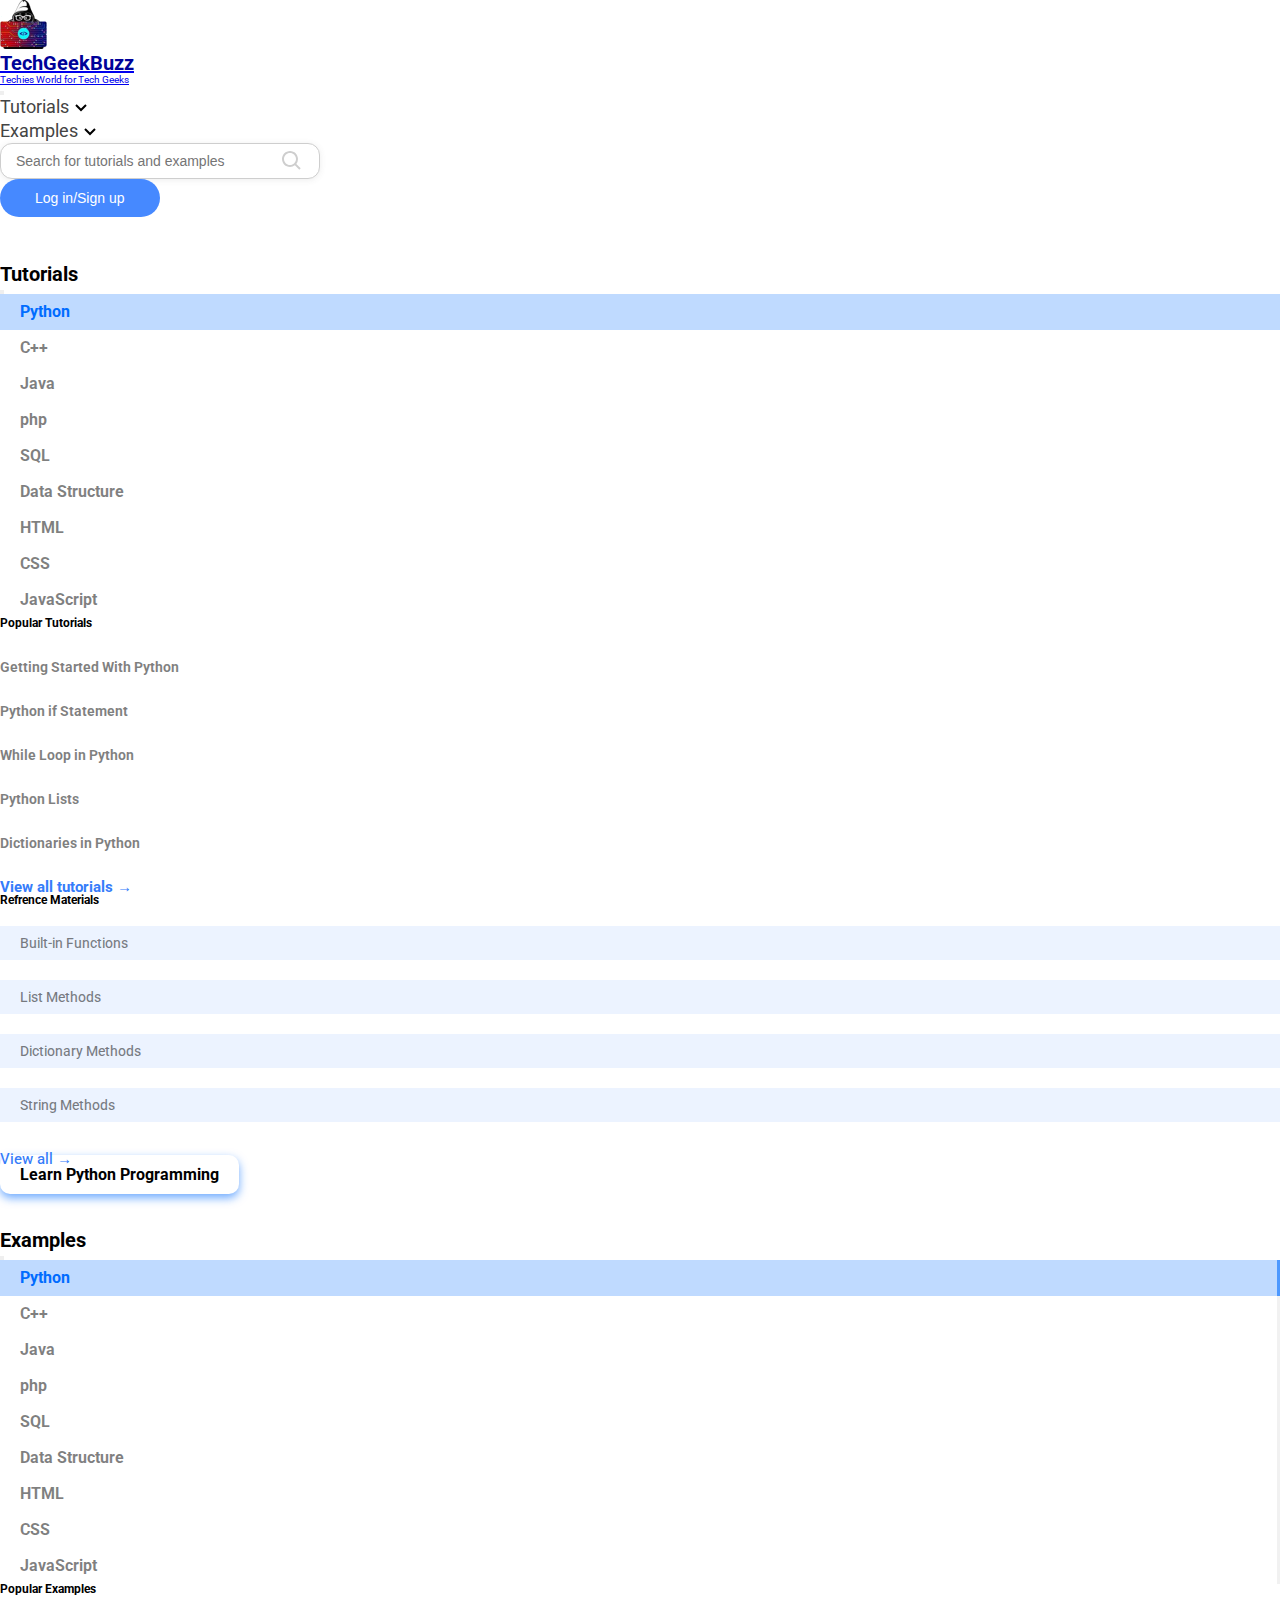
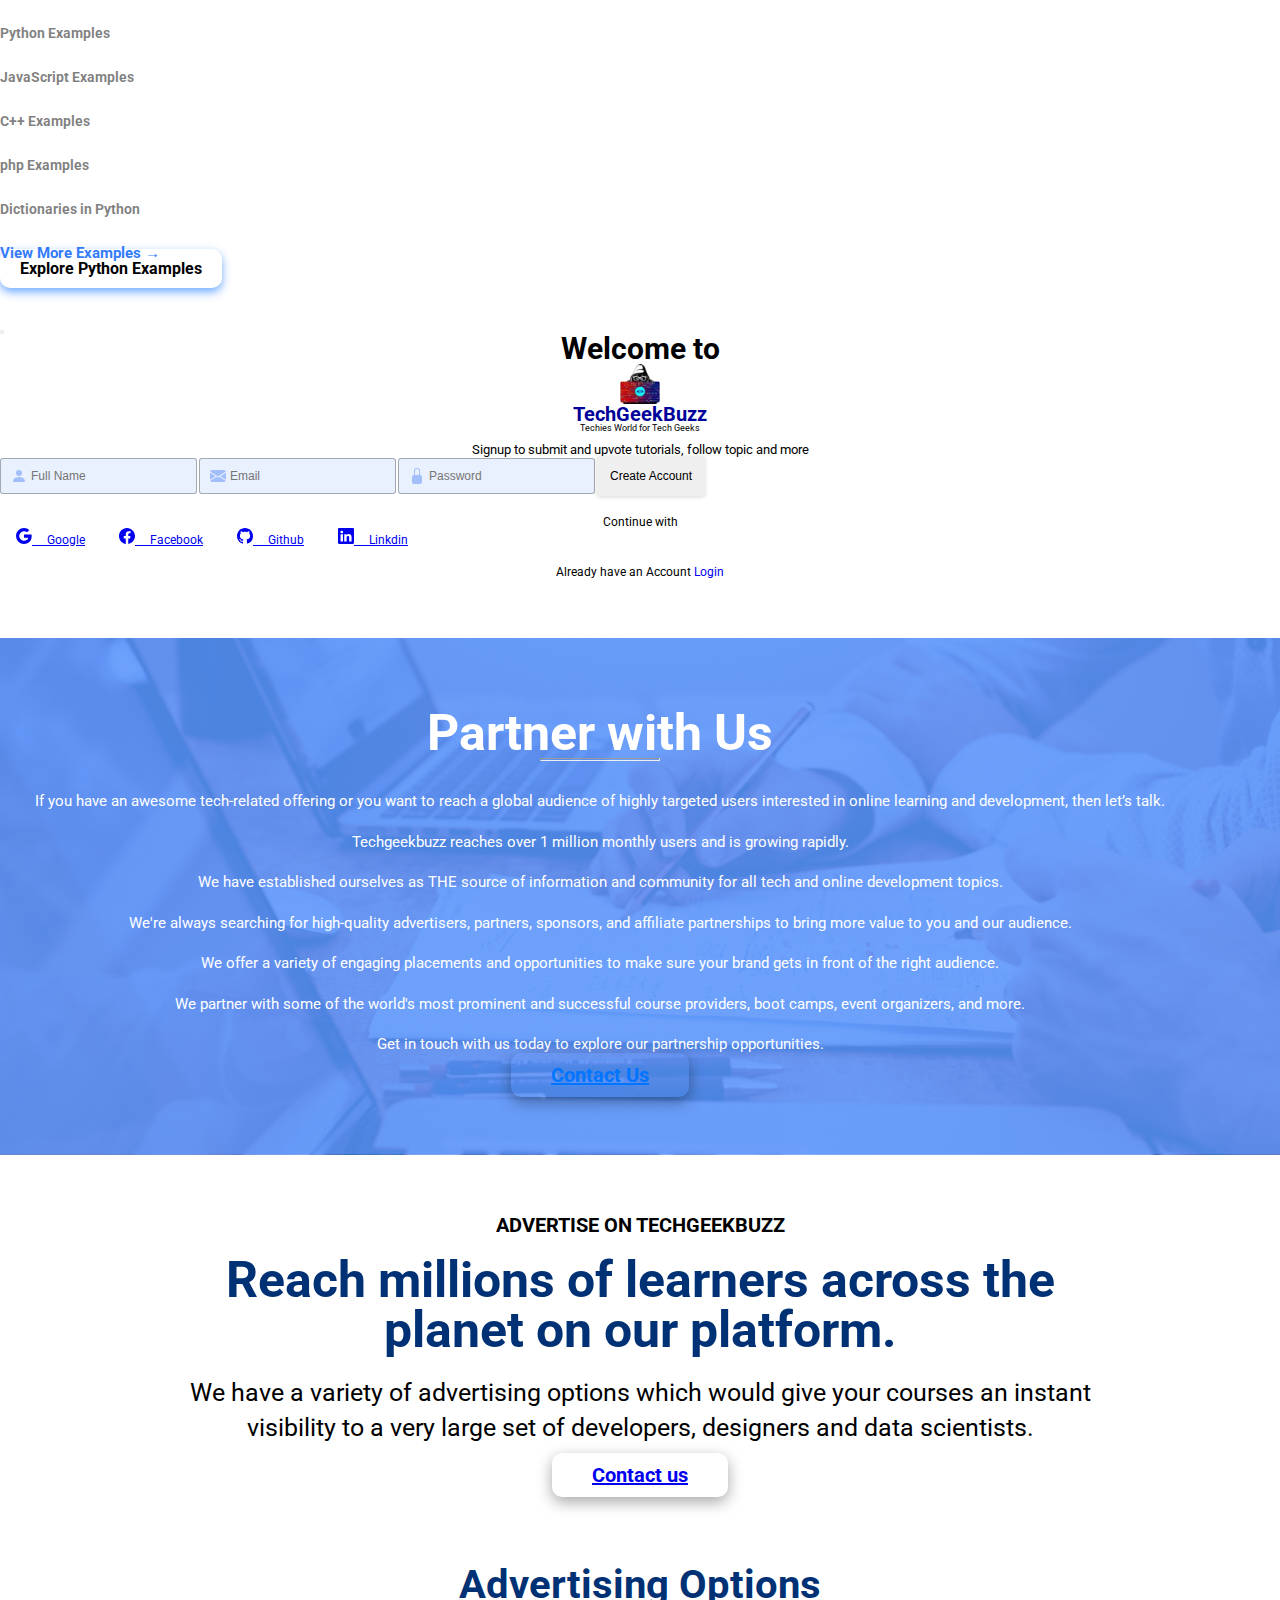
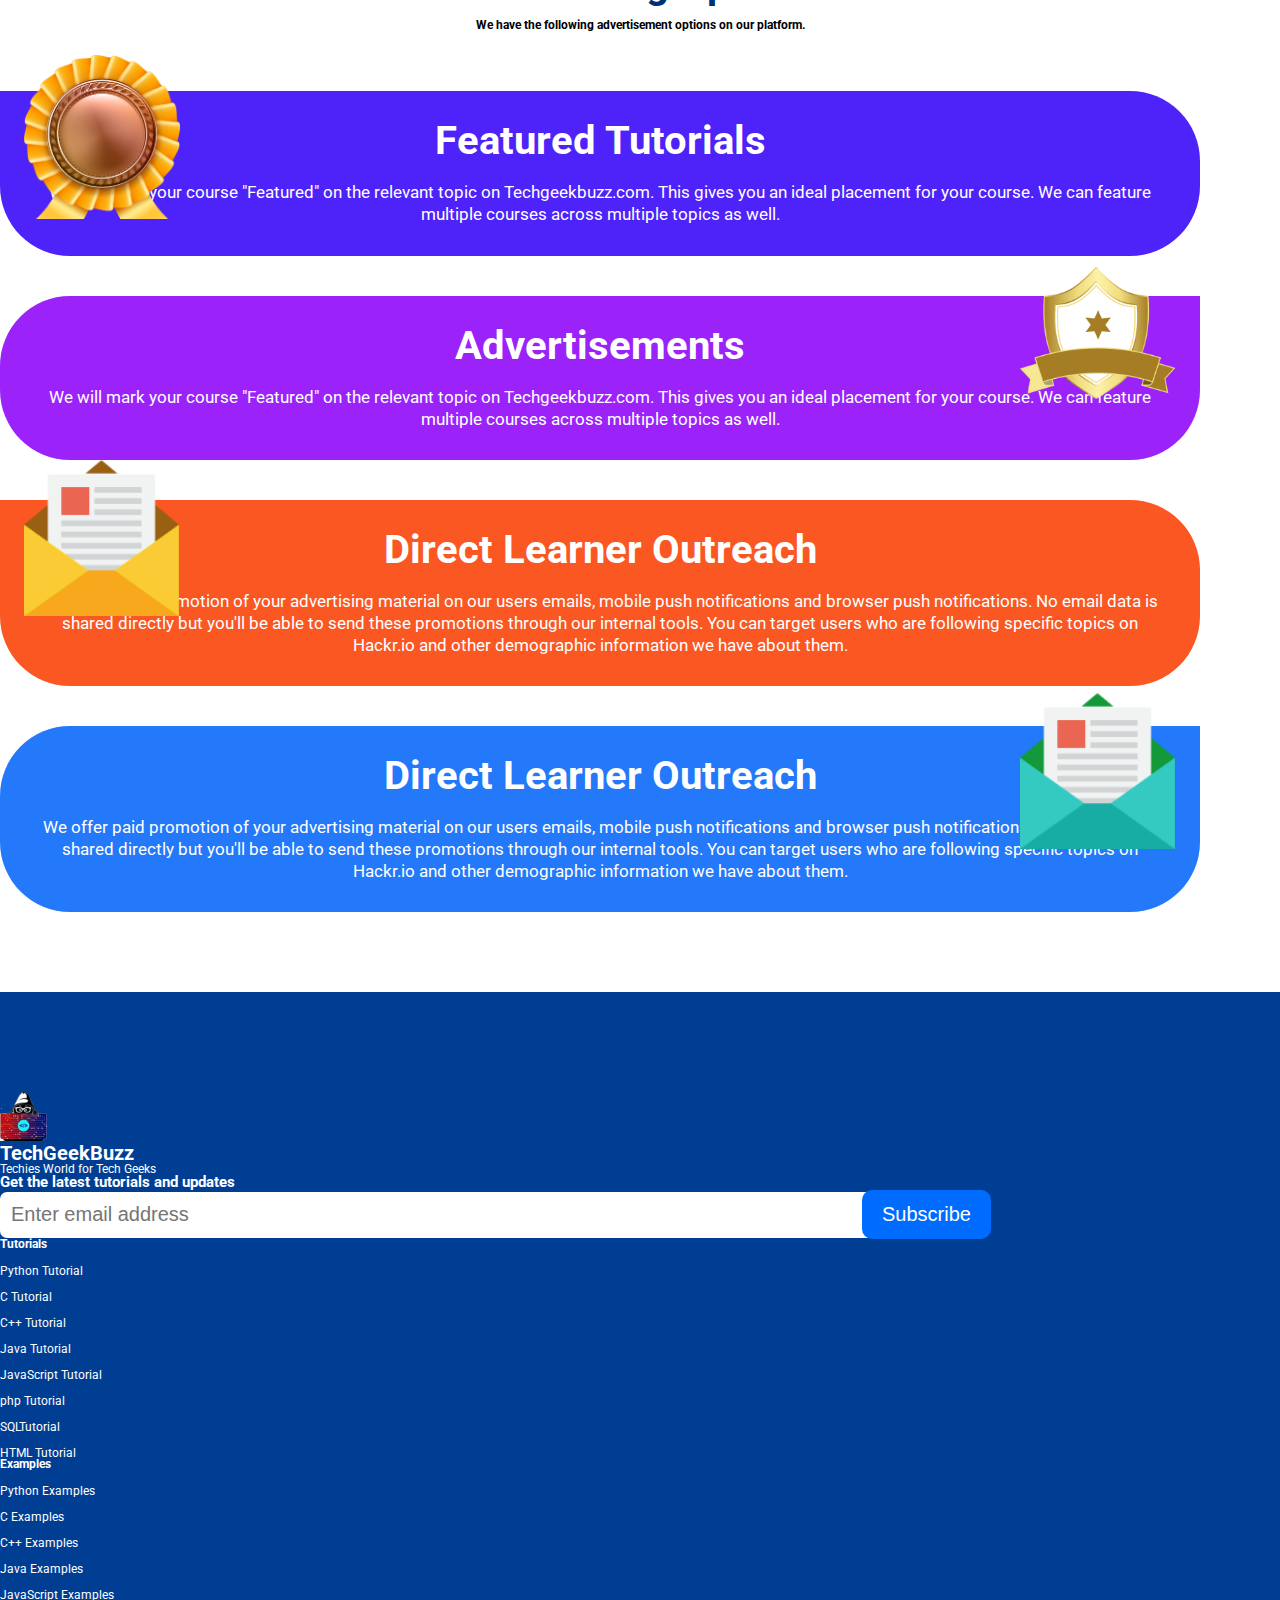
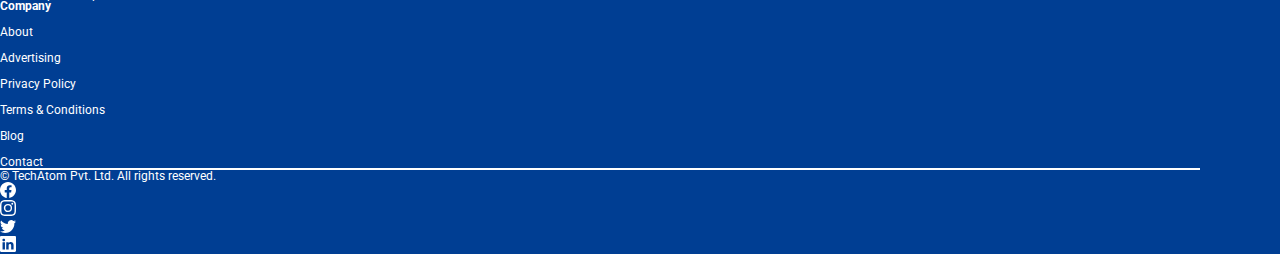
<file: advertisewithus.html>
<!DOCTYPE html>
<html lang="en">

<head>
    <!-- Required meta tags -->
    <meta charset="utf-8" />
    <meta name="viewport" content="width=device-width, initial-scale=1" />

    <link rel="preconnect" href="https://fonts.googleapis.com" />
    <link rel="preconnect" href="https://fonts.gstatic.com" crossorigin />
    <link
        href="https://fonts.googleapis.com/css2?family=Inter:wght@400;500;700&family=Roboto:wght@400;500;700&family=Rubik:wght@400;500;700&display=swap"
        rel="stylesheet" />

    <!--BOOTSTRAP  -->
    <link href="https://cdn.jsdelivr.net/npm/bootstrap@5.0.2/dist/css/bootstrap.min.css" rel="stylesheet"
        integrity="sha384-EVSTQN3/azprG1Anm3QDgpJLIm9Nao0Yz1ztcQTwFspd3yD65VohhpuuCOmLASjC" crossorigin="anonymous" />

    <!-- Style.css -->

    <link rel="stylesheet" href="css/style.css" />
    <link rel="stylesheet" href="css/advertisewithus.css">
    <link rel="stylesheet" href="css/quries.css" />
    <style>
        @media only screen and (max-width: 768px) {
            .card-image{
                display: none;
            }
        }
    </style>    


    <title>TechGeekBuzz Advertising </title>
</head>

<body>
    <header class="header">
        <nav class="navbar shadow-sm navbar-expand-lg navbar-light fixed-top">
            <div class="container">
                <a class="navbar-brand d-inline-flex align-items-center" href="#">
                    <img src="images/cropped-Techgeekbuzz-Final-Logo-e1611249305805.png" alt=""
                        class="d-inline-block align-text-top logo-img" />
                    <div class="d-flex flex-column ms-3">
                        <p class="logo-heading">TechGeekBuzz</p>
                        <p class="logo-text">Techies World for Tech Geeks</p>
                    </div>
                </a>
                <button class="navbar-toggler" type="button" data-bs-toggle="collapse"
                    data-bs-target="#navbarSupportedContent" aria-controls="navbarSupportedContent"
                    aria-expanded="false" aria-label="Toggle navigation">
                    <span class="navbar-toggler-icon"></span>
                </button>
                <div class="collapse navbar-collapse" id="navbarSupportedContent">
                    <ul class="navbar-nav ms-auto mb-2 mb-lg-0 ">
                        <li class="nav-item dropdown me-5">
                            <a class="nav-link" href="#" data-bs-toggle="modal" id="tutorial-btn"
                                data-bs-target="#tutorialModal" data-bs-dismiss="modal">
                                Tutorials<svg xmlns="http://www.w3.org/2000/svg" width="24" height="24"
                                    viewBox="0 0 24 24" style="fill: rgba(0, 0, 0, 1)" data-bs-toggle="modal"
                                    id="tutorial-btn" data-bs-target="#tutorialModal" data-bs-dismiss="modal">
                                    <path d="M16.293 9.293 12 13.586 7.707 9.293l-1.414 1.414L12 16.414l5.707-5.707z"
                                        data-bs-toggle="modal" id="tutorial-btn" data-bs-target="#tutorialModal"
                                        data-bs-dismiss="modal">
                                    </path>
                                </svg>
                            </a>
                        </li>


                        <li class="nav-item dropdown me-5">
                            <a class="nav-link" href="#" id="example-btn" data-bs-toggle="modal"
                                data-bs-target="#exampleModal" data-bs-dismiss="modal">
                                Examples<svg xmlns="http://www.w3.org/2000/svg" width="24" height="24"
                                    viewBox="0 0 24 24" style="fill: rgba(0, 0, 0, 1)" id="example-btn"
                                    data-bs-toggle="modal" data-bs-target="#exampleModal" data-bs-dismiss="modal">
                                    <path d="M16.293 9.293 12 13.586 7.707 9.293l-1.414 1.414L12 16.414l5.707-5.707z"
                                        id="example-btn" data-bs-toggle="modal" data-bs-target="#exampleModal"
                                        data-bs-dismiss="modal"></path>
                                </svg>
                            </a>
                        </li>
                        <li class="nav-item me-5">
                            <form class="d-flex w-100">
                                <input class="form-control me-2" type="text"
                                    placeholder="Search for tutorials and examples" />
                            </form>
                        </li>
                        <li class="nav-item align-self-center">
                            <button data-bs-toggle="modal" data-bs-target="#signup" id="signup-btn">Log in/Sign
                                up</button>
                        </li>
                    </ul>
                </div>
            </div>
        </nav>
    </header>

    <!-- Modal For tutorial -->
    <div class="modal fade" id="tutorialModal" tabindex="-1" aria-labelledby="tutorialModalLabel" aria-hidden="true">
        <div class="modal-dialog modal-dialog-scrollable">
            <div class="modal-content tutorial-modal-body">
                <div class="modal-header">
                    <h1>Tutorials</h1>
                    <button type="button" class="btn-close" data-bs-dismiss="modal" aria-label="Close"></button>
                </div>
                <div class="modal-body ps-0">
                    <div class="tutorials">
                        <div class="row">
                            <div class="col-3">
                                <ul class="languages">
                                    <li><a href=# class="list-active">Python</a></li>
                                    <li><a href=#>C++</a></li>
                                    <li><a href=#>Java</a></li>
                                    <li><a href=#>php</a></li>
                                    <li><a href=#>SQL</a></li>
                                    <li><a href=#>Data Structure</a></li>
                                    <li><a href=#>HTML</a></li>
                                    <li><a href=#>CSS</a></li>
                                    <li><a href=#>JavaScript</a></li>
                                </ul>
                            </div>
                            <div class="col-9 pt-5 px-5">
                                <div class="row">
                                    <div class="col-6 languages-info">
                                        <h3 class="mb-3">Popular Tutorials </h3>
                                        <ul>
                                            <li> <a href="#"> Getting Started With Python</a></li>
                                            <li> <a href="#"> Python if Statement</a></li>
                                            <li> <a href="#"> While Loop in Python</a></li>
                                            <li> <a href="#">Python Lists </a></li>
                                            <li> <a href="#">Dictionaries in Python </a></li>
                                            <a href="#"><span class="view-more">View all tutorials &#8594; </span> </a>
                                        </ul>
                                    </div>
                                    <div class="col-6 tutorial-references px-5">
                                        <h3 class="mb-3">Refrence Materials</h3>
                                        <ul>
                                            <li> <a href="#"> Built-in Functions</a></li>
                                            <li> <a href="#"> List Methods </a> </li>
                                            <li> <a href="#"> Dictionary Methods</a></li>
                                            <li> <a href="#">String Methods </a></li>
                                        </ul>
                                        <a href="#"><span class="view-more">View all &#8594; </span> </a>
                                    </div>
                                    <a class="btn btn-primary ms-auto learn-btn">Learn Python Programming</a>
                                </div>
                            </div>
                        </div>
                    </div>
                </div>
            </div>
        </div>
    </div>
    <!-- Modal for Examples ends -->

    <!-- Modal For tutorial -->
    <div class="modal fade" id="exampleModal" tabindex="-1" aria-labelledby="exmpleModalLabel" aria-hidden="true">
        <div class="modal-dialog">
            <div class="modal-content">
                <div class="modal-header">
                    <h1>Examples</h1>
                    <button type="button" class="btn-close" data-bs-dismiss="modal" aria-label="Close"></button>
                </div>
                <div class="modal-body ps-0">
                    <div class="tutorials">
                        <div class="row">
                            <div class="col-5">
                                <ul class="languages">
                                    <li><a href=# class="list-active">Python</a></li>
                                    <li><a href=#>C++</a></li>
                                    <li><a href=#>Java</a></li>
                                    <li><a href=#>php</a></li>
                                    <li><a href=#>SQL</a></li>
                                    <li><a href=#>Data Structure</a></li>
                                    <li><a href=#>HTML</a></li>
                                    <li><a href=#>CSS</a></li>
                                    <li><a href=#>JavaScript</a></li>
                                </ul>
                            </div>
                            <div class="col-7 pt-5 px-5 ">
                                <div class="row">
                                    <div class="col example-info">
                                        <h3 class="mb-3">Popular Examples </h3>
                                        <ul>
                                            <li> <a href="#"> Python Examples</a></li>
                                            <li> <a href="#"> JavaScript Examples</a></li>
                                            <li> <a href="#"> C++ Examples</a></li>
                                            <li> <a href="#">php Examples</a></li>
                                            <li> <a href="#">Dictionaries in Python </a></li>
                                            <a href="#"><span class="view-more">View More Examples &#8594; </span> </a>
                                        </ul>
                                    </div>
                                    <a class="btn btn-primary learn-btn">Explore Python Examples</a>
                                </div>
                            </div>
                        </div>
                    </div>
                </div>
            </div>
        </div>
    </div>
    <!-- Modal for Examples ends -->

    <!-- Modal for Signup Login -->
    <!-- Modal -->
    <div class="modal fade" id="signup" tabindex="-1" aria-labelledby="signupLabel" aria-hidden="true">
        <div class="modal-dialog modal-dialog-centered">
            <div class="modal-content">
                <div class="modal-header">
                    <button type="button" class="btn-close" data-bs-dismiss="modal" aria-label="Close"></button>
                </div>
                <div class="modal-body">
                    <h1 class="signup-heading">Welcome to</h1>
                    <img class="signup-image-logo" src="images/cropped-Techgeekbuzz-Final-Logo-e1611249305805.png">
                    <h3 class="signup-subheading">TechGeekBuzz</h3>
                    <span class="signup-span">Techies World for Tech Geeks</span>
                    <br>
                    <p class="signup-form-heading">Signup to submit and upvote tutorials, follow topic and more</p>
                    <form class="d-flex flex-column signup-form">
                        <input type="text" placeholder="Full Name">
                        <input type="email" placeholder="Email">
                        <input type="password" placeholder="Password">
                        <button type="submit" class="btn-primary">Create Account</button>
                    </form>
                    <p class="signup-p"> Continue with</p>
                    <div class="signup-social-media d-flex justify-content-evenly">
                        <a href="#" class="btn btn-danger d-flex align-items-center"><svg
                                xmlns="http://www.w3.org/2000/svg" width="16" height="16" fill="currentColor"
                                class="bi bi-google" viewBox="0 0 16 16">
                                <path
                                    d="M15.545 6.558a9.42 9.42 0 0 1 .139 1.626c0 2.434-.87 4.492-2.384 5.885h.002C11.978 15.292 10.158 16 8 16A8 8 0 1 1 8 0a7.689 7.689 0 0 1 5.352 2.082l-2.284 2.284A4.347 4.347 0 0 0 8 3.166c-2.087 0-3.86 1.408-4.492 3.304a4.792 4.792 0 0 0 0 3.063h.003c.635 1.893 2.405 3.301 4.492 3.301 1.078 0 2.004-.276 2.722-.764h-.003a3.702 3.702 0 0 0 1.599-2.431H8v-3.08h7.545z" />
                            </svg></i> &nbsp; &nbsp; Google</a>

                        <a href="#" class="btn btn-primary d-flex align-items-center"><svg
                                xmlns="http://www.w3.org/2000/svg" width="16" height="16" fill="currentColor"
                                class="bi bi-facebook" viewBox="0 0 16 16">
                                <path
                                    d="M16 8.049c0-4.446-3.582-8.05-8-8.05C3.58 0-.002 3.603-.002 8.05c0 4.017 2.926 7.347 6.75 7.951v-5.625h-2.03V8.05H6.75V6.275c0-2.017 1.195-3.131 3.022-3.131.876 0 1.791.157 1.791.157v1.98h-1.009c-.993 0-1.303.621-1.303 1.258v1.51h2.218l-.354 2.326H9.25V16c3.824-.604 6.75-3.934 6.75-7.951z" />
                            </svg> &nbsp; &nbsp; Facebook</a>

                        <a href="#" class="btn btn-dark d-flex align-items-center"><svg
                                xmlns="http://www.w3.org/2000/svg" width="16" height="16" fill="currentColor"
                                class="bi bi-github" viewBox="0 0 16 16">
                                <path
                                    d="M8 0C3.58 0 0 3.58 0 8c0 3.54 2.29 6.53 5.47 7.59.4.07.55-.17.55-.38 0-.19-.01-.82-.01-1.49-2.01.37-2.53-.49-2.69-.94-.09-.23-.48-.94-.82-1.13-.28-.15-.68-.52-.01-.53.63-.01 1.08.58 1.23.82.72 1.21 1.87.87 2.33.66.07-.52.28-.87.51-1.07-1.78-.2-3.64-.89-3.64-3.95 0-.87.31-1.59.82-2.15-.08-.2-.36-1.02.08-2.12 0 0 .67-.21 2.2.82.64-.18 1.32-.27 2-.27.68 0 1.36.09 2 .27 1.53-1.04 2.2-.82 2.2-.82.44 1.1.16 1.92.08 2.12.51.56.82 1.27.82 2.15 0 3.07-1.87 3.75-3.65 3.95.29.25.54.73.54 1.48 0 1.07-.01 1.93-.01 2.2 0 .21.15.46.55.38A8.012 8.012 0 0 0 16 8c0-4.42-3.58-8-8-8z" />
                            </svg> &nbsp; &nbsp; Github</a>

                        <a href="#" class="btn btn-primary d-flex align-items-center"><svg
                                xmlns="http://www.w3.org/2000/svg" width="16" height="16" fill="currentColor"
                                class="bi bi-linkedin" viewBox="0 0 16 16">
                                <path
                                    d="M0 1.146C0 .513.526 0 1.175 0h13.65C15.474 0 16 .513 16 1.146v13.708c0 .633-.526 1.146-1.175 1.146H1.175C.526 16 0 15.487 0 14.854V1.146zm4.943 12.248V6.169H2.542v7.225h2.401zm-1.2-8.212c.837 0 1.358-.554 1.358-1.248-.015-.709-.52-1.248-1.342-1.248-.822 0-1.359.54-1.359 1.248 0 .694.521 1.248 1.327 1.248h.016zm4.908 8.212V9.359c0-.216.016-.432.08-.586.173-.431.568-.878 1.232-.878.869 0 1.216.662 1.216 1.634v3.865h2.401V9.25c0-2.22-1.184-3.252-2.764-3.252-1.274 0-1.845.7-2.165 1.193v.025h-.016a5.54 5.54 0 0 1 .016-.025V6.169h-2.4c.03.678 0 7.225 0 7.225h2.4z" />
                            </svg> &nbsp; &nbsp; Linkdin</a>
                    </div>
                    <p class="signup-login-p">Already have an Account <a href="#">Login</a></p>
                </div>
            </div>
        </div>
    </div>
    <!-- Modal for Signup login ends -->



    <!-- Main Section Started -->
    <main style="margin-top: 6rem;">
        <section class="hero-section">
            <div class="container advert-hero-description">
                <h1>Partner with Us </h1>
                <hr>
                <p>If you have an awesome tech-related offering or you want to reach a global audience of highly
                    targeted users interested in online learning and development, then let’s talk.<br>
                    Techgeekbuzz reaches over 1 million monthly users and is growing rapidly.<br>
                    We have established ourselves as THE source of information and community for all tech and online
                    development topics.<br>
                    We're always searching for high-quality advertisers, partners, sponsors, and affiliate partnerships
                    to bring more value to you and our audience.<br>
                    We offer a variety of engaging placements and opportunities to make sure your brand gets in front of
                    the right audience.<br>
                    We partner with some of the world's most prominent and successful course providers, boot camps,
                    event organizers, and more.<br>
                    Get in touch with us today to explore our partnership opportunities.<br>
                </p>
                <a href="#" class="btn btn-light">Contact Us</a>
            </div>
        </section>
    </main>
    <section class="advert-on-tgb">
            <h4>ADVERTISE ON TECHGEEKBUZZ</h4>
            <h2>Reach millions of learners across the planet on our platform.</h2>
            <p>We have a variety of advertising options which would give your courses an instant
                visibility to a very large set of developers, designers and data scientists.
            </p>
            <a href="#" class="btn btn-primary">Contact us </a>
    </section>

    <section class="advertising-option">
        <h1>Advertising Options</h1>
        <h3>We have the following advertisement options on our platform.</h3>
        <div class="container">
            <div class="row">
                <!-- feature Card 1 -->
                <div class="col-12">
                    <div class="row">
                        <div class=" feature-card feature-card-1 col-lg-7 col-12">
                            <div class="feature-background-image-card-1 card-image" ></div>
                            <div class="feature-description">
                                <h1>Featured Tutorials</h1>
                                <p>
                                    We will mark your course "Featured" on the relevant topic on
                                    Techgeekbuzz.com. This gives you an ideal placement for your course.
                                    We can feature multiple courses across multiple topics as well.
                                </p>
                            </div>
                        </div>
                    </div>
                </div>
                <!-- feature card 1 ends -->
                <!-- feature Card 2 -->
                <div class="col-12">
                    <div class="row">
                        <div class=" feature-card feature-card-2 col-lg-7 col-12">
                            <div class="feature-background-image-card-2 card-image" ></div>
                            <div class="feature-description">
                                <h1>Advertisements</h1>
                                <p>
                                    We will mark your course "Featured" on the relevant topic on
                                    Techgeekbuzz.com. This gives you an ideal placement for your course.
                                    We can feature multiple courses across multiple topics as well.
                                </p>
                            </div>
                        </div>
                    </div>
                </div>
                <!-- feature card 2 ends -->
                <!-- feature card  3 -->
                <div class="col-12">
                    <div class="row">
                        <div class=" feature-card feature-card-3 col-lg-7 col-12">
                            <div class="feature-background-image-card-3 card-image" ></div>
                            <div class="feature-description">
                                <h1>Direct Learner Outreach</h1>
                                <p>
                                    We offer paid promotion of your advertising material on our users
                                    emails, mobile push notifications and browser push notifications.
                                    No email data is shared directly but you'll be able to send these promotions
                                    through our internal tools. You can target users who are following specific
                                    topics on Hackr.io and other demographic information we have about them.
                                </p>
                            </div>
                        </div>
                    </div>
                </div>
                <!-- Feature card 3 ends -->
                <!-- Feature card 4 -->
                <div class="col-12">
                    <div class="row">
                        <div class=" feature-card feature-card-4 col-lg-7 col-12">
                            <div class="feature-background-image-card-4 card-image" ></div>
                            <div class="feature-description">
                                <h1>Direct Learner Outreach</h1>
                                <p>
                                    We offer paid promotion of your advertising material on our users
                                    emails, mobile push notifications and browser push notifications.
                                    No email data is shared directly but you'll be able to send these promotions
                                    through our internal tools. You can target users who are following specific
                                    topics on Hackr.io and other demographic information we have about them.
                                </p>
                            </div>
                        </div>
                    </div>
                </div>
                <!-- Feature card 4 ends -->
            </div>
        </div>

    </section>

    <!-- Main section ended -->
    <footer>
        <div class="container footer-section pb-5">
            <div class="row gap-5 footer-up">
                <div class="col-lg-4 col-12">
                    <div class="d-flex align-items-center">
                        <a href="#"><img src="images/cropped-Techgeekbuzz-Final-Logo-e1611249305805.png"></a>
                        <div class="footer-logo-heading ms-3 d-flex flex-column">
                            <h3><a href="#">TechGeekBuzz</a></h3>
                            <a href="#">
                                <p>Techies World for Tech Geeks</p>
                            </a>
                        </div>
                    </div>
                    <h2 class="mt-5 mb-3">Get the latest tutorials and updates</h2>
                    <form>
                        <input type="email" placeholder="Enter email address">
                        <input type="submit" value="Subscribe"></input>
                    </form>
                </div>
                <div class="col-lg-2 col-4">
                    <h3> Tutorials</h3>
                    <ul class="footer-list d-flex flex-column">
                        <li><a href="#">Python Tutorial</a></li>
                        <li><a href="#">C Tutorial</a></li>
                        <li><a href="#">C++ Tutorial</a></li>
                        <li><a href="#">Java Tutorial</a></li>
                        <li><a href="#">JavaScript Tutorial</a></li>
                        <li><a href="#">php Tutorial</a></li>
                        <li><a href="#">SQLTutorial</a></li>
                        <li><a href="#">HTML Tutorial</a></li>
                    </ul>
                </div>
                <div class="col-lg-2 col-4">
                    <h3> Examples</h3>
                    <ul class="footer-list d-flex flex-column">
                        <li><a href="#">Python Examples</a></li>
                        <li><a href="#">C Examples</a></li>
                        <li><a href="#">C++ Examples</a></li>
                        <li><a href="#">Java Examples</a></li>
                        <li><a href="#">JavaScript Examples</a></li>
                    </ul>
                </div>
                <div class="col-lg-3 col-4">
                    <h3> Company</h3>
                    <ul class="footer-list d-flex flex-column">
                        <li><a href="#">About</a></li>
                        <li><a href="#">Advertising</a></li>
                        <li><a href="#">Privacy Policy</a></li>
                        <li><a href="#">Terms & Conditions</a></li>
                        <li><a href="#">Blog</a></li>
                        <li><a href="#">Contact</a></li>
                    </ul>
                </div>
            </div>
            <div class="footer-down mt-3 d-flex align-item-center justify-content-between">
                <p> &copy; TechAtom Pvt. Ltd. All rights reserved.</p>
                <ul class="d-flex">
                    <li class="ms-3"><a href="#"><svg xmlns="http://www.w3.org/2000/svg" width="16" height="16"
                                fill="currentColor" class="bi bi-facebook" viewBox="0 0 16 16">
                                <path
                                    d="M16 8.049c0-4.446-3.582-8.05-8-8.05C3.58 0-.002 3.603-.002 8.05c0 4.017 2.926 7.347 6.75 7.951v-5.625h-2.03V8.05H6.75V6.275c0-2.017 1.195-3.131 3.022-3.131.876 0 1.791.157 1.791.157v1.98h-1.009c-.993 0-1.303.621-1.303 1.258v1.51h2.218l-.354 2.326H9.25V16c3.824-.604 6.75-3.934 6.75-7.951z" />
                            </svg></a></li>
                    <li class="ms-3"><a href="#"><svg xmlns="http://www.w3.org/2000/svg" width="16" height="16"
                                fill="currentColor" class="bi bi-instagram" viewBox="0 0 16 16">
                                <path
                                    d="M8 0C5.829 0 5.556.01 4.703.048 3.85.088 3.269.222 2.76.42a3.917 3.917 0 0 0-1.417.923A3.927 3.927 0 0 0 .42 2.76C.222 3.268.087 3.85.048 4.7.01 5.555 0 5.827 0 8.001c0 2.172.01 2.444.048 3.297.04.852.174 1.433.372 1.942.205.526.478.972.923 1.417.444.445.89.719 1.416.923.51.198 1.09.333 1.942.372C5.555 15.99 5.827 16 8 16s2.444-.01 3.298-.048c.851-.04 1.434-.174 1.943-.372a3.916 3.916 0 0 0 1.416-.923c.445-.445.718-.891.923-1.417.197-.509.332-1.09.372-1.942C15.99 10.445 16 10.173 16 8s-.01-2.445-.048-3.299c-.04-.851-.175-1.433-.372-1.941a3.926 3.926 0 0 0-.923-1.417A3.911 3.911 0 0 0 13.24.42c-.51-.198-1.092-.333-1.943-.372C10.443.01 10.172 0 7.998 0h.003zm-.717 1.442h.718c2.136 0 2.389.007 3.232.046.78.035 1.204.166 1.486.275.373.145.64.319.92.599.28.28.453.546.598.92.11.281.24.705.275 1.485.039.843.047 1.096.047 3.231s-.008 2.389-.047 3.232c-.035.78-.166 1.203-.275 1.485a2.47 2.47 0 0 1-.599.919c-.28.28-.546.453-.92.598-.28.11-.704.24-1.485.276-.843.038-1.096.047-3.232.047s-2.39-.009-3.233-.047c-.78-.036-1.203-.166-1.485-.276a2.478 2.478 0 0 1-.92-.598 2.48 2.48 0 0 1-.6-.92c-.109-.281-.24-.705-.275-1.485-.038-.843-.046-1.096-.046-3.233 0-2.136.008-2.388.046-3.231.036-.78.166-1.204.276-1.486.145-.373.319-.64.599-.92.28-.28.546-.453.92-.598.282-.11.705-.24 1.485-.276.738-.034 1.024-.044 2.515-.045v.002zm4.988 1.328a.96.96 0 1 0 0 1.92.96.96 0 0 0 0-1.92zm-4.27 1.122a4.109 4.109 0 1 0 0 8.217 4.109 4.109 0 0 0 0-8.217zm0 1.441a2.667 2.667 0 1 1 0 5.334 2.667 2.667 0 0 1 0-5.334z" />
                            </svg></a></li>
                    <li class="ms-3"><a href="#"><svg xmlns="http://www.w3.org/2000/svg" width="16" height="16"
                                fill="currentColor" class="bi bi-twitter" viewBox="0 0 16 16">
                                <path
                                    d="M5.026 15c6.038 0 9.341-5.003 9.341-9.334 0-.14 0-.282-.006-.422A6.685 6.685 0 0 0 16 3.542a6.658 6.658 0 0 1-1.889.518 3.301 3.301 0 0 0 1.447-1.817 6.533 6.533 0 0 1-2.087.793A3.286 3.286 0 0 0 7.875 6.03a9.325 9.325 0 0 1-6.767-3.429 3.289 3.289 0 0 0 1.018 4.382A3.323 3.323 0 0 1 .64 6.575v.045a3.288 3.288 0 0 0 2.632 3.218 3.203 3.203 0 0 1-.865.115 3.23 3.23 0 0 1-.614-.057 3.283 3.283 0 0 0 3.067 2.277A6.588 6.588 0 0 1 .78 13.58a6.32 6.32 0 0 1-.78-.045A9.344 9.344 0 0 0 5.026 15z" />
                            </svg></a></li>
                    <li class="ms-3"><a href="#"><svg xmlns="http://www.w3.org/2000/svg" width="16" height="16"
                                fill="currentColor" class="bi bi-linkedin" viewBox="0 0 16 16">
                                <path
                                    d="M0 1.146C0 .513.526 0 1.175 0h13.65C15.474 0 16 .513 16 1.146v13.708c0 .633-.526 1.146-1.175 1.146H1.175C.526 16 0 15.487 0 14.854V1.146zm4.943 12.248V6.169H2.542v7.225h2.401zm-1.2-8.212c.837 0 1.358-.554 1.358-1.248-.015-.709-.52-1.248-1.342-1.248-.822 0-1.359.54-1.359 1.248 0 .694.521 1.248 1.327 1.248h.016zm4.908 8.212V9.359c0-.216.016-.432.08-.586.173-.431.568-.878 1.232-.878.869 0 1.216.662 1.216 1.634v3.865h2.401V9.25c0-2.22-1.184-3.252-2.764-3.252-1.274 0-1.845.7-2.165 1.193v.025h-.016a5.54 5.54 0 0 1 .016-.025V6.169h-2.4c.03.678 0 7.225 0 7.225h2.4z" />
                            </svg></a></li>
                </ul>

            </div>
        </div>
    </footer>

    <script src="https://cdn.jsdelivr.net/npm/bootstrap@5.0.2/dist/js/bootstrap.bundle.min.js"
        integrity="sha384-MrcW6ZMFYlzcLA8Nl+NtUVF0sA7MsXsP1UyJoMp4YLEuNSfAP+JcXn/tWtIaxVXM"
        crossorigin="anonymous"></script>
    <script src="js/script.js"></script>
</body>

</html>
</file>
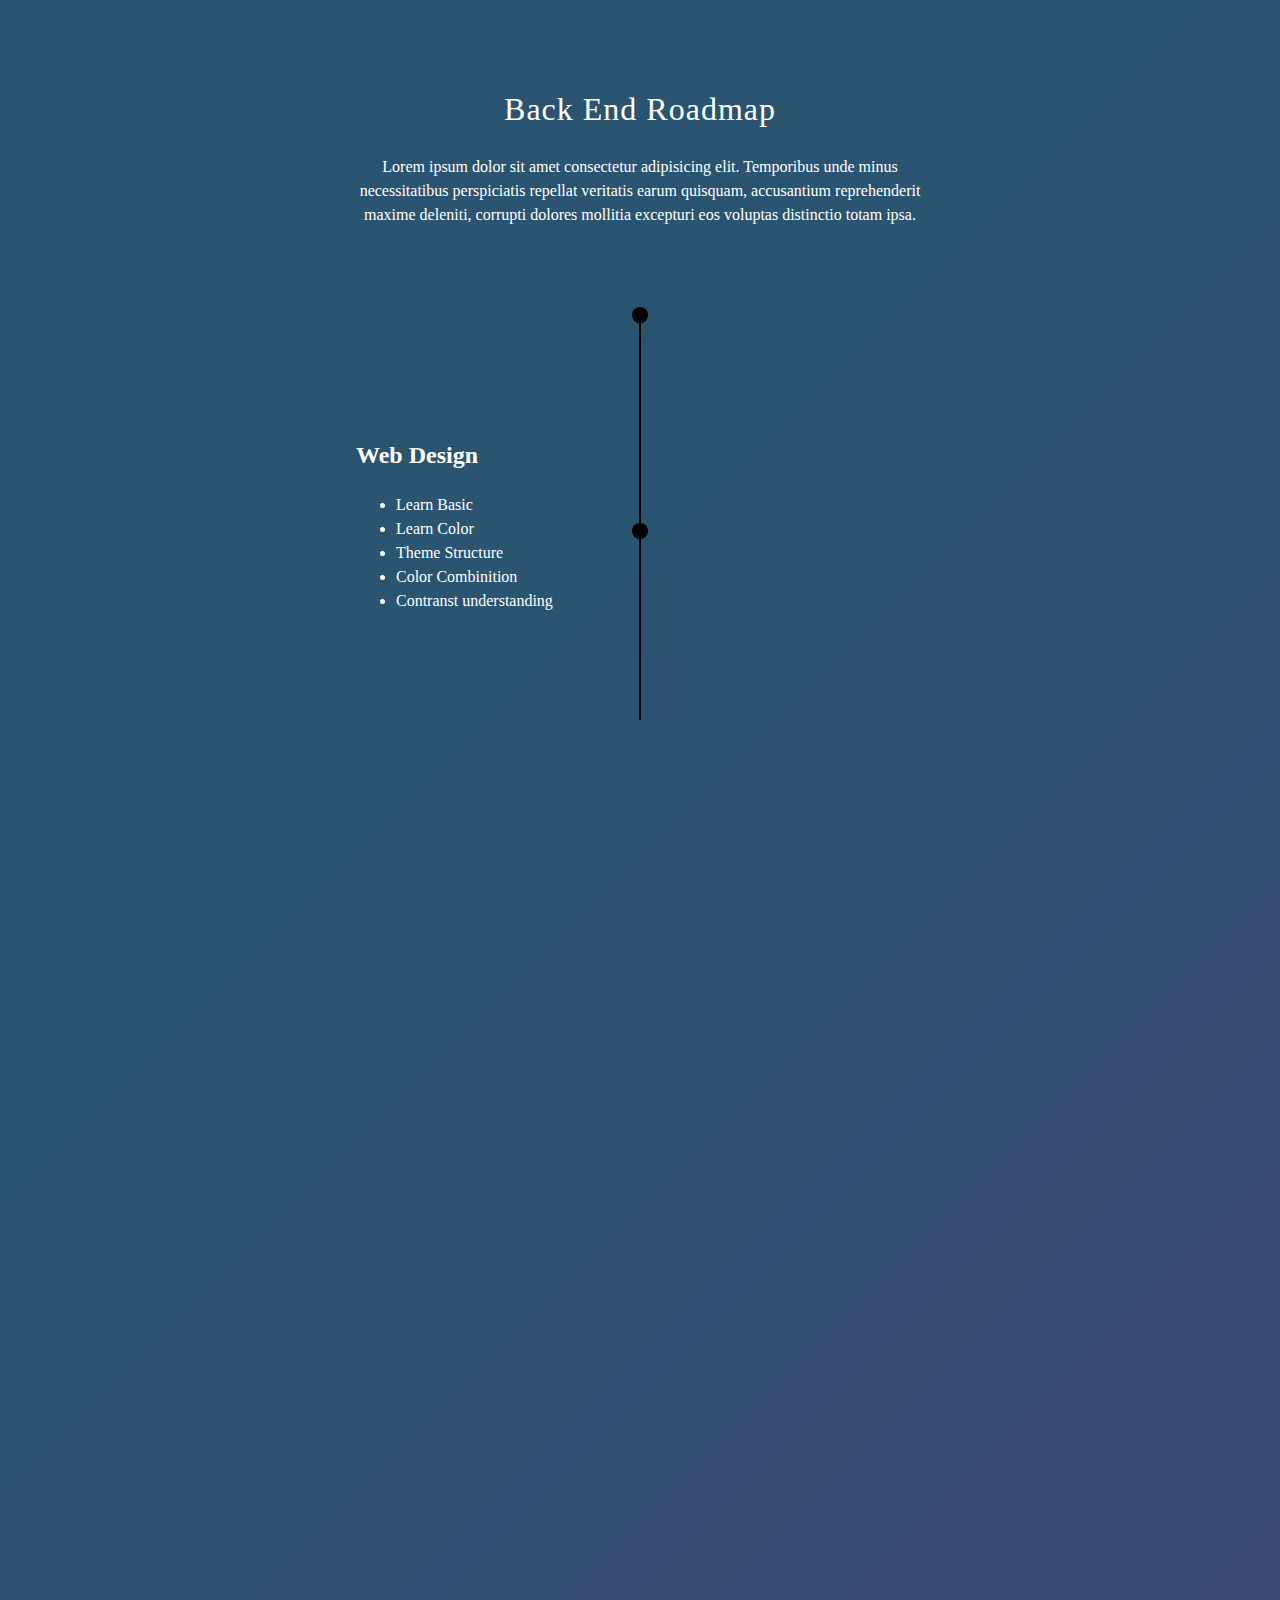
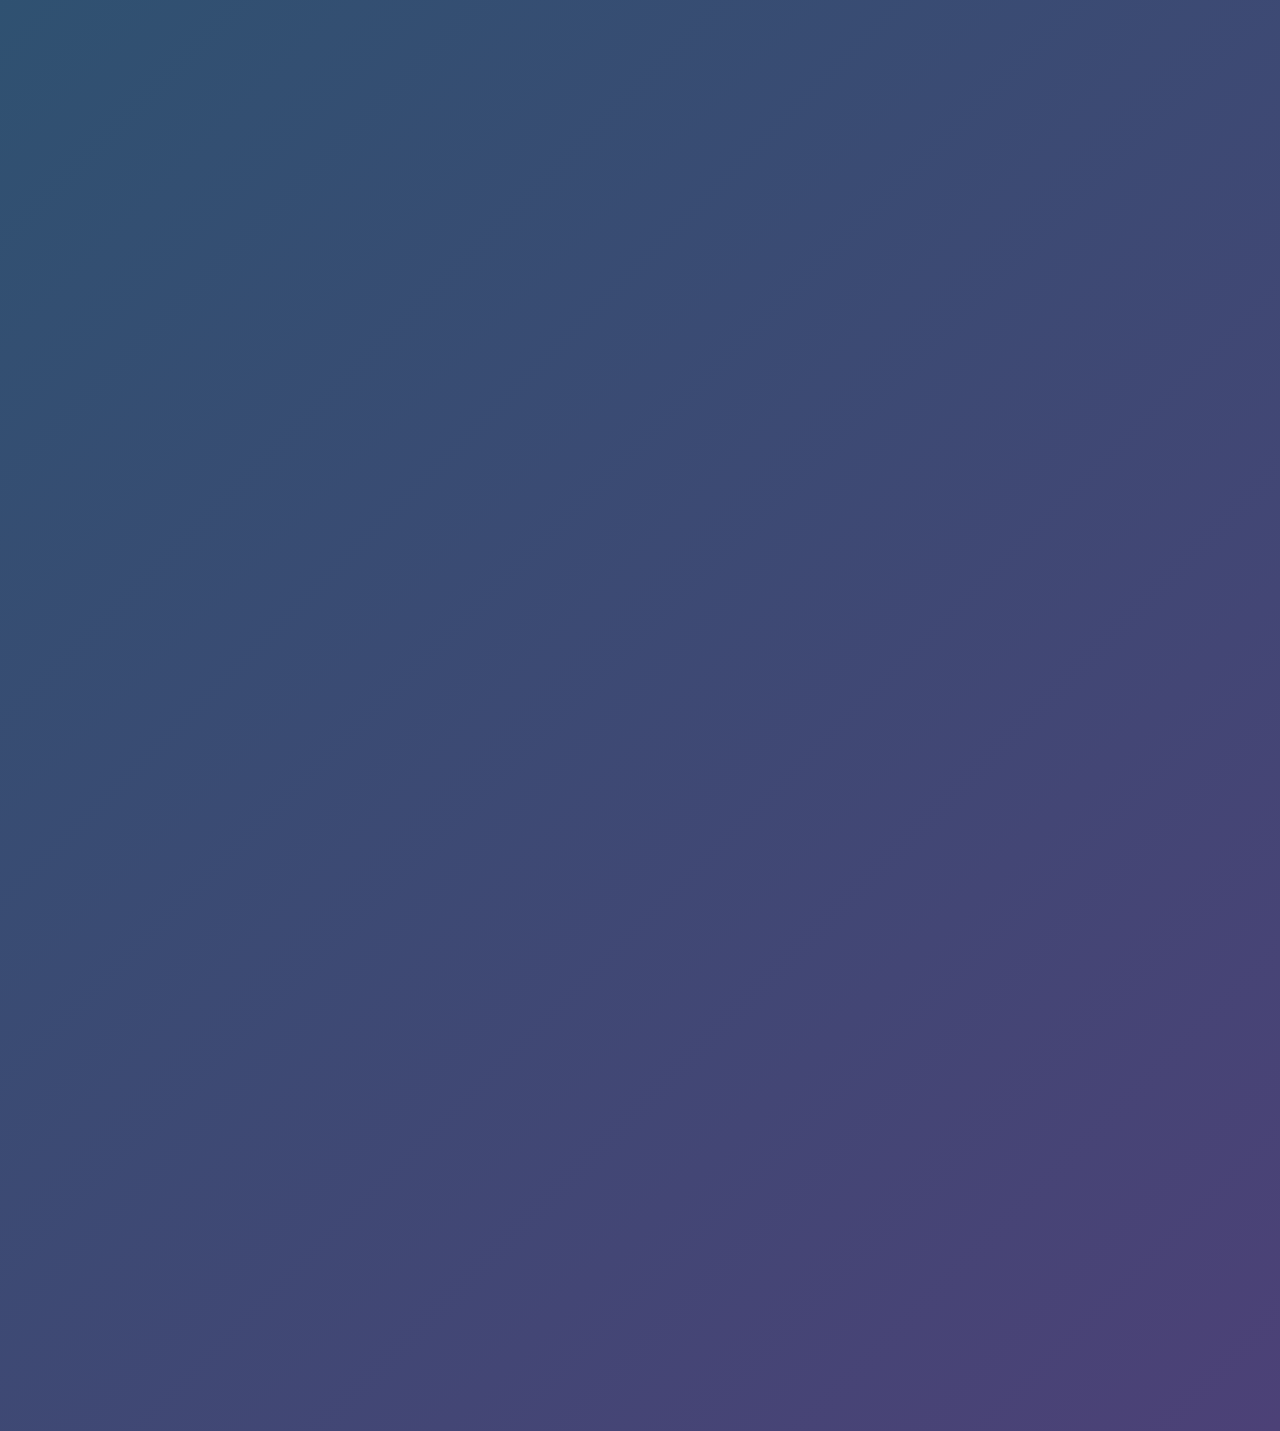
<file: newroad.html>
<!DOCTYPE html>
<html lang="en">
  <head>
    <meta charset="utf-8" />
    <meta name="viewport" content="width=device-width, initial-scale=1" />
    <title>Bootstrap demo</title>
    <link
      href="https://cdn.jsdelivr.net/npm/bootstrap@5.2.0-beta1/dist/css/bootstrap.min.css"
      rel="stylesheet"
      integrity="sha384-0evHe/X+R7YkIZDRvuzKMRqM+OrBnVFBL6DOitfPri4tjfHxaWutUpFmBp4vmVor"
      crossorigin="anonymous"
    />
    <style>
      body{
          margin: 0px;
          padding: 0px;
          line-height: 1.5;
          font-weight: 400;
          color: white;
          background-color:#4c4177 ;
          background-image: linear-gradient(315deg, #4c4177 0%, #2a5470 74%);
      }
      .top-section{
          text-align: center;
          padding: 4rem 0px;
          max-width: 600px;
          margin: 0px auto;
      }

      .roadline{
          position: relative;
          min-height:150px;
          max-width: 600px;
          margin: 0px auto;
      }
      .road{
          position: absolute;
          z-index: 2;
          left: calc(50% - 1px);
          width: 2px;
          top: -50px;
          bottom: -50px;
          background-color: #000;
          display: none;
      }
      .road::before, road::after{
          position: absolute;
          display: block;
          content: "";
          height: 1rem;
          width: 1rem;
          border-radius: 50%;
          background-color: #000;
          left: 50%;
          transform: translateX(-50%);
      }

      .road::after{
          bottom:0 ;
      }
      .road-section{
          display: flex;
          opacity: 0;
          transform: translateX(-100%);
          transition: 600ms ease;
          position: relative;
          z-index:1;
          margin: 50px 0;
          padding: 1rem;
          border-radius: 1rem;
          align-items: center;
          min-height: 300px;
      }
      .road-section:nth-child(odd){
          flex-direction: row-reverse;
          transform: translateX(100%);
      }
      .milestone{
          position:absolute;
          display: block;
          height: 1rem;
          width: 1rem;
          border-radius: 50%;
          background-color: #000;
          left:50%;
          top:50%;
          transform: translateX(-50%);
      }
      .content{
          width: calc(50% - 2rem);
      }

      .show-me:nth-child(n){
          transform: none;
          opacity: 1;
      }

      h1{
          font-weight: 400;
          letter-spacing: 1px;
      }
    </style>
  </head>
  <body>
    <section class="roadmap-section">
      <div class="container">
        <div class="top-section">
          <h1 class="roadmap-title">Back End Roadmap</h1>
          <p class="roadmap-description">
            Lorem ipsum dolor sit amet consectetur adipisicing elit. Temporibus
            unde minus necessitatibus perspiciatis repellat veritatis earum
            quisquam, accusantium reprehenderit maxime deleniti, corrupti
            dolores mollitia excepturi eos voluptas distinctio totam ipsa.
          </p>
        </div>

        <div class="roadline">
          <div class="road"></div>
          
          <div class="road-section">
            <div class="milestone"></div>
            <div class="content">
              <h2>Web Design</h2>
              <ul>
                <li>Learn Basic</li>
                <li>Learn Color</li>
                <li>Theme Structure</li>
                <li>Color Combinition</li>
                <li>Contranst understanding</li>
              </ul>
            </div>
          </div>

          <div class="road-section">
            <div class="milestone"></div>
            <div class="content">
              <h2>Web Development</h2>
              <ul>
                <li>Learn Basic</li>
                <li>Learn Color</li>
                <li>Theme Structure</li>
                <li>Color Combinition</li>
                <li>Contranst understanding</li>
              </ul>
            </div>
          </div>

          <div class="road-section">
            <div class="milestone"></div>
            <div class="content">
              <h2>Front End Development</h2>
              <ul>
                <li>Learn Basic</li>
                <li>Learn Color</li>
                <li>Theme Structure</li>
                <li>Color Combinition</li>
                <li>Contranst understanding</li>
              </ul>
            </div>
          </div>

          <div class="road-section">
            <div class="milestone"></div>
            <div class="content">
              <h2>Seo Optimization</h2>
              <ul>
                <li>Learn Basic</li>
                <li>Learn Color</li>
                <li>Theme Structure</li>
                <li>Color Combinition</li>
                <li>Contranst understanding</li>
              </ul>
            </div>
          </div>

          <div class="road-section">
            <div class="milestone"></div>
            <div class="content">
              <h2>Seo Optimization</h2>
              <ul>
                <li>Learn Basic</li>
                <li>Learn Color</li>
                <li>Theme Structure</li>
                <li>Color Combinition</li>
                <li>Contranst understanding</li>
              </ul>
            </div>
          </div>

          <div class="road-section">
            <div class="milestone"></div>
            <div class="content">
              <h2>Seo Optimization</h2>
              <ul>
                <li>Learn Basic</li>
                <li>Learn Color</li>
                <li>Theme Structure</li>
                <li>Color Combinition</li>
                <li>Contranst understanding</li>
              </ul>
            </div>
          </div>

          <div class="road-section">
            <div class="milestone"></div>
            <div class="content">
              <h2>Seo Optimization</h2>
              <ul>
                <li>Learn Basic</li>
                <li>Learn Color</li>
                <li>Theme Structure</li>
                <li>Color Combinition</li>
                <li>Contranst understanding</li>
              </ul>
            </div>
          </div>


        </div>
      </div>
    </section>

    <script>
      "use strict";

      function qs(selector, all = false) {
        return all
          ? document.querySelectorAll(selector)
          : document.querySelector(selector);
      }

      const sections = qs(".road-section", true);
      const timeline = qs(".roadline");
      const line = qs(".road");
      line.style.bottom = `calc(100% - 20px)`;
      let prevScrollY = window.scrollY;
      let up, down;
      let full = false;
      let set = 0;
      const targetY = window.innerHeight * 0.8;

      function scrollHandler(e) {
        const { scrollY } = window;
        up = scrollY < prevScrollY;
        down = !up;
        const timelineRect = timeline.getBoundingClientRect();
        const lineRect = line.getBoundingClientRect(); // const lineHeight = lineRect.bottom - lineRect.top;

        const dist = targetY - timelineRect.top;
        console.log(dist);

        if (down && !full) {
          set = Math.max(set, dist);
          line.style.bottom = `calc(100% - ${set}px)`;
        }

        if (dist > timeline.offsetHeight + 50 && !full) {
          full = true;
          line.style.bottom = `-50px`;
        }

        sections.forEach((item) => {
          // console.log(item);
          const rect = item.getBoundingClientRect(); //     console.log(rect);

          if (rect.top + item.offsetHeight / 5 < targetY) {
            item.classList.add("show-me");
          }
        }); // console.log(up, down);

        prevScrollY = window.scrollY;
      }

      scrollHandler();
      line.style.display = "block";
      window.addEventListener("scroll", scrollHandler);
    </script>
  </body>
</html>
</file>
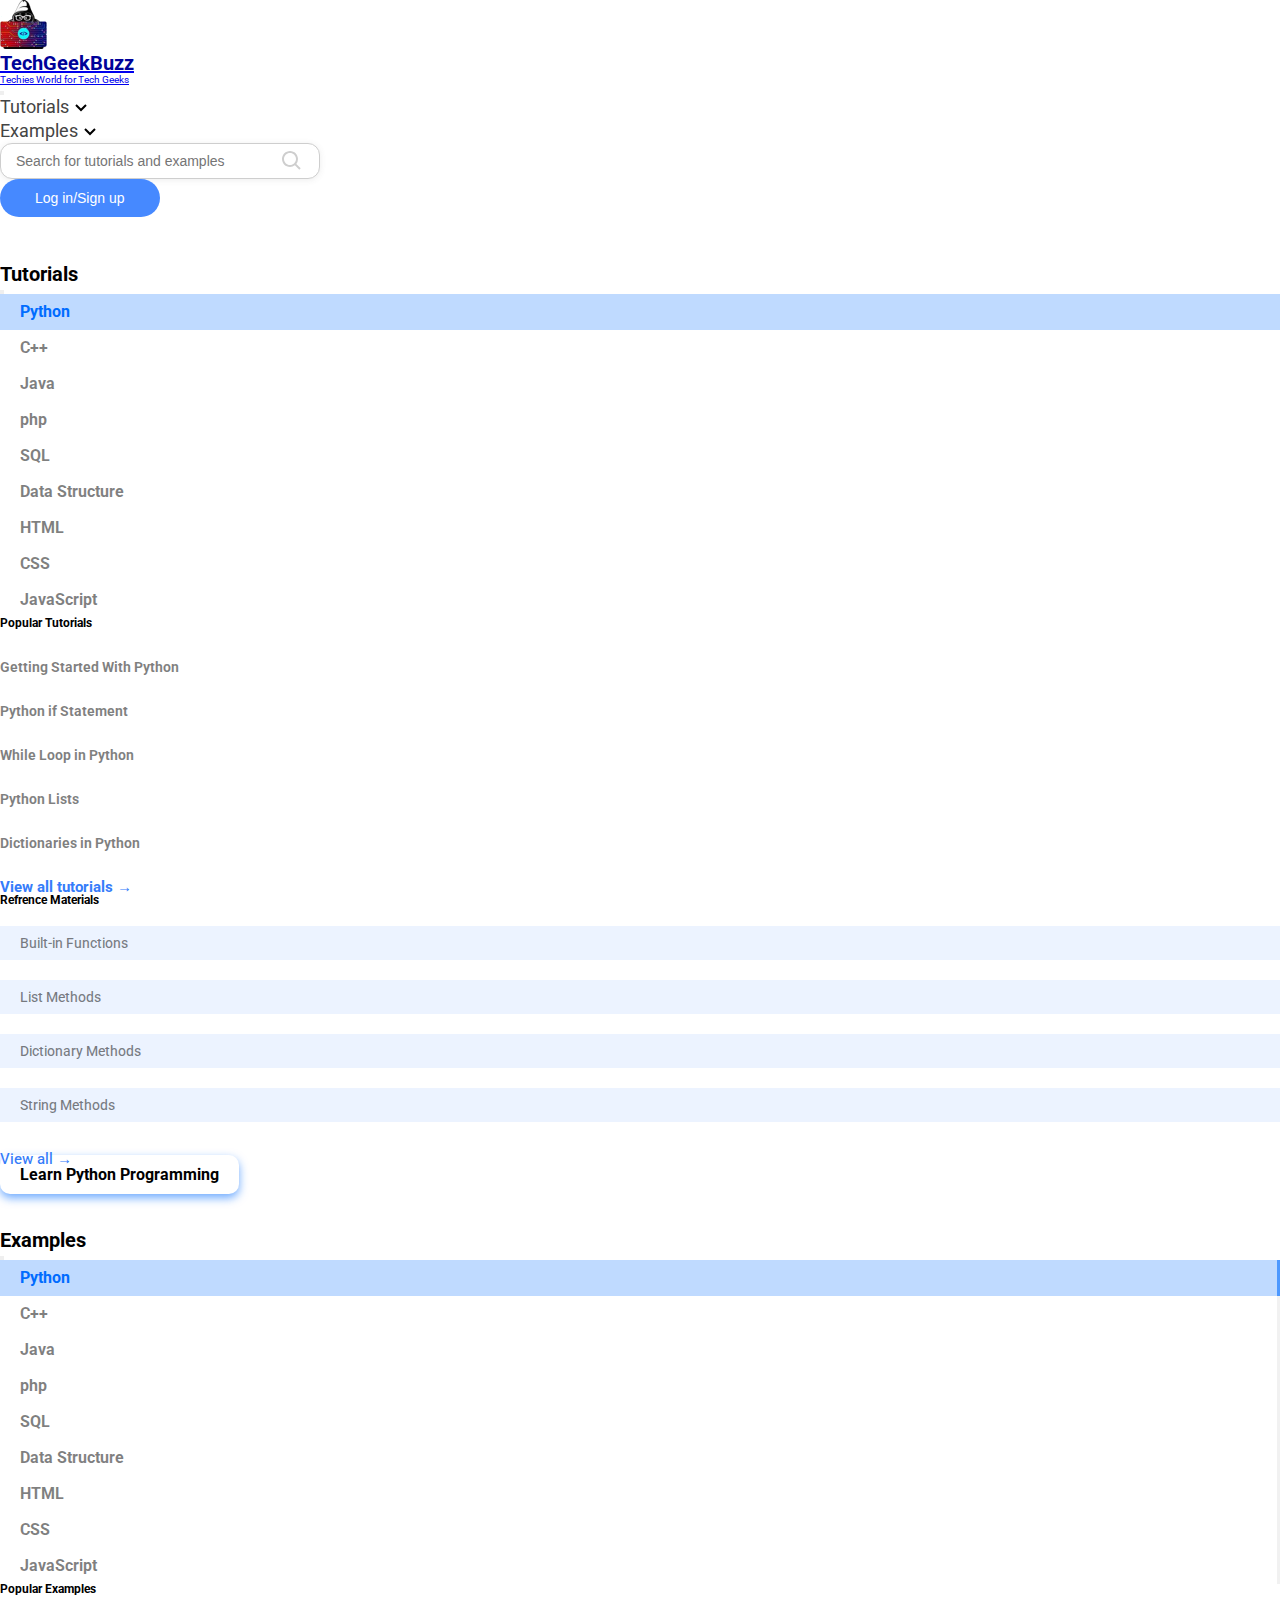
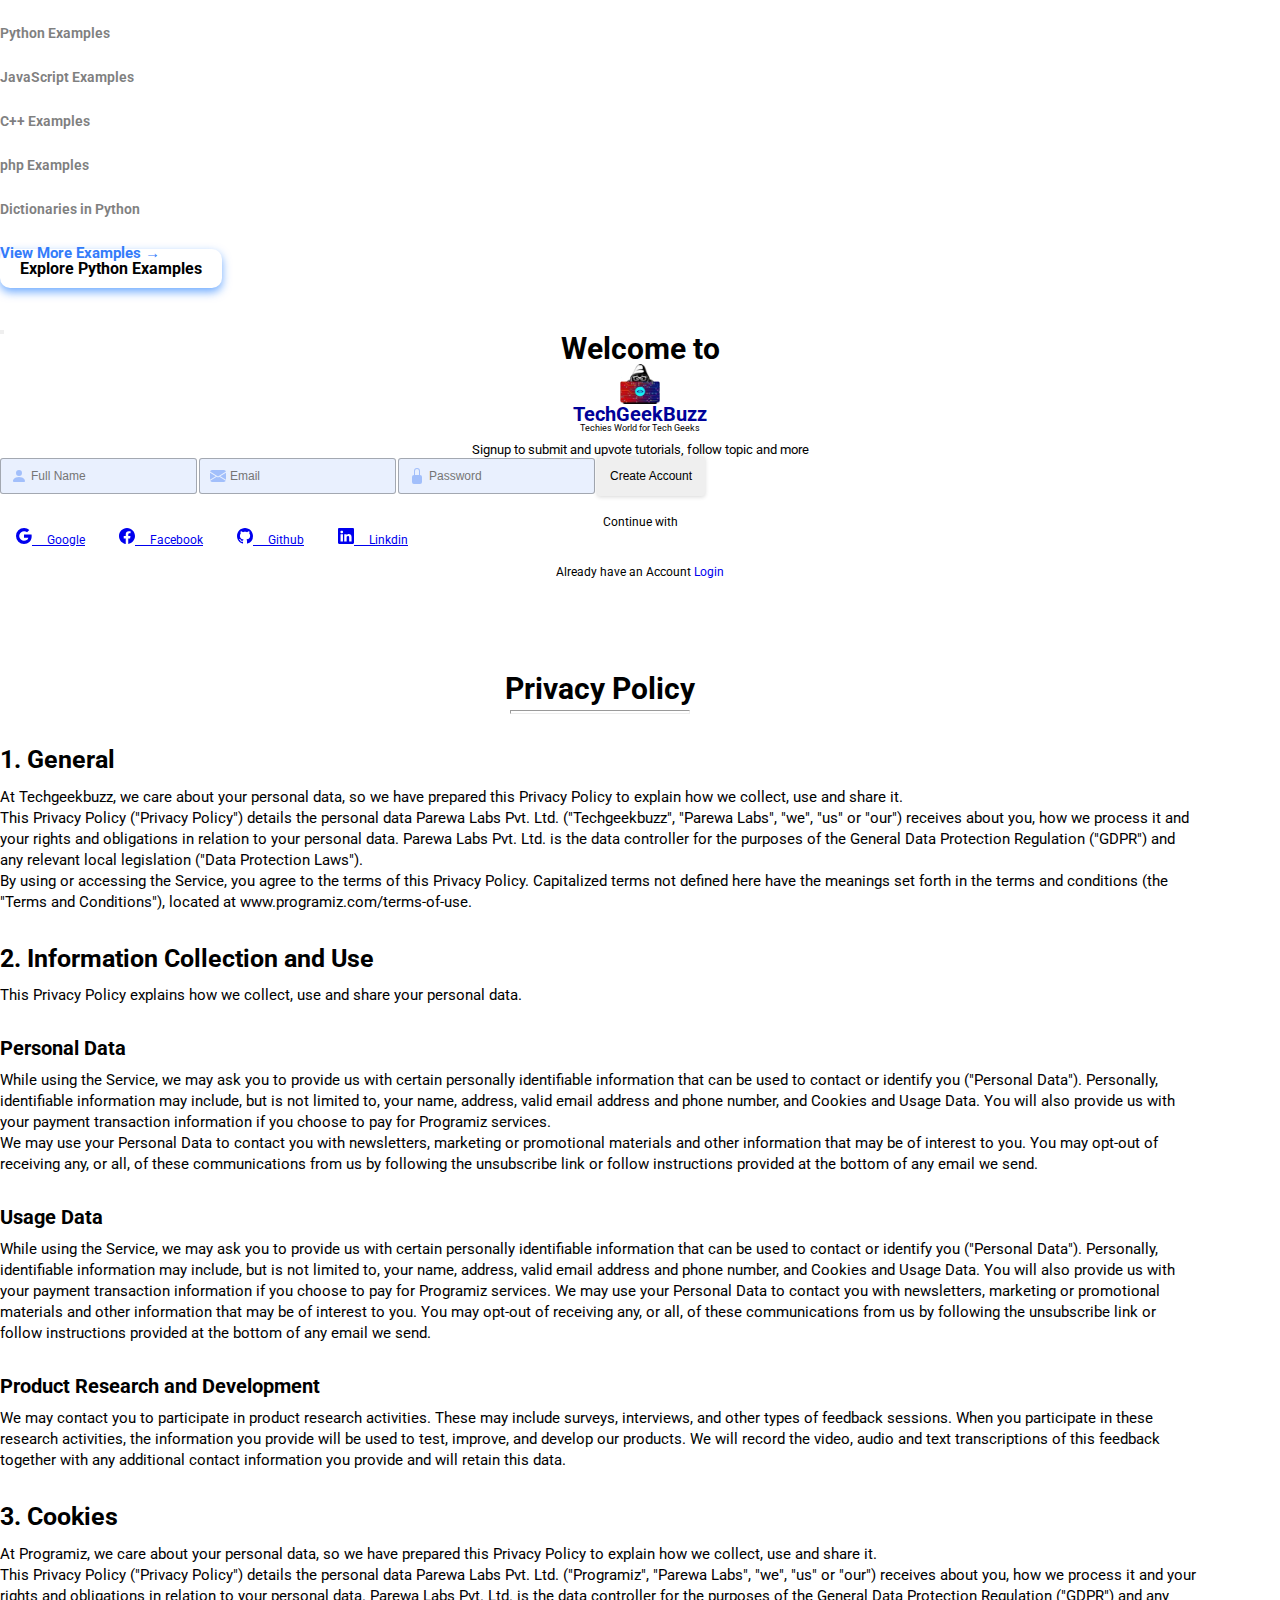
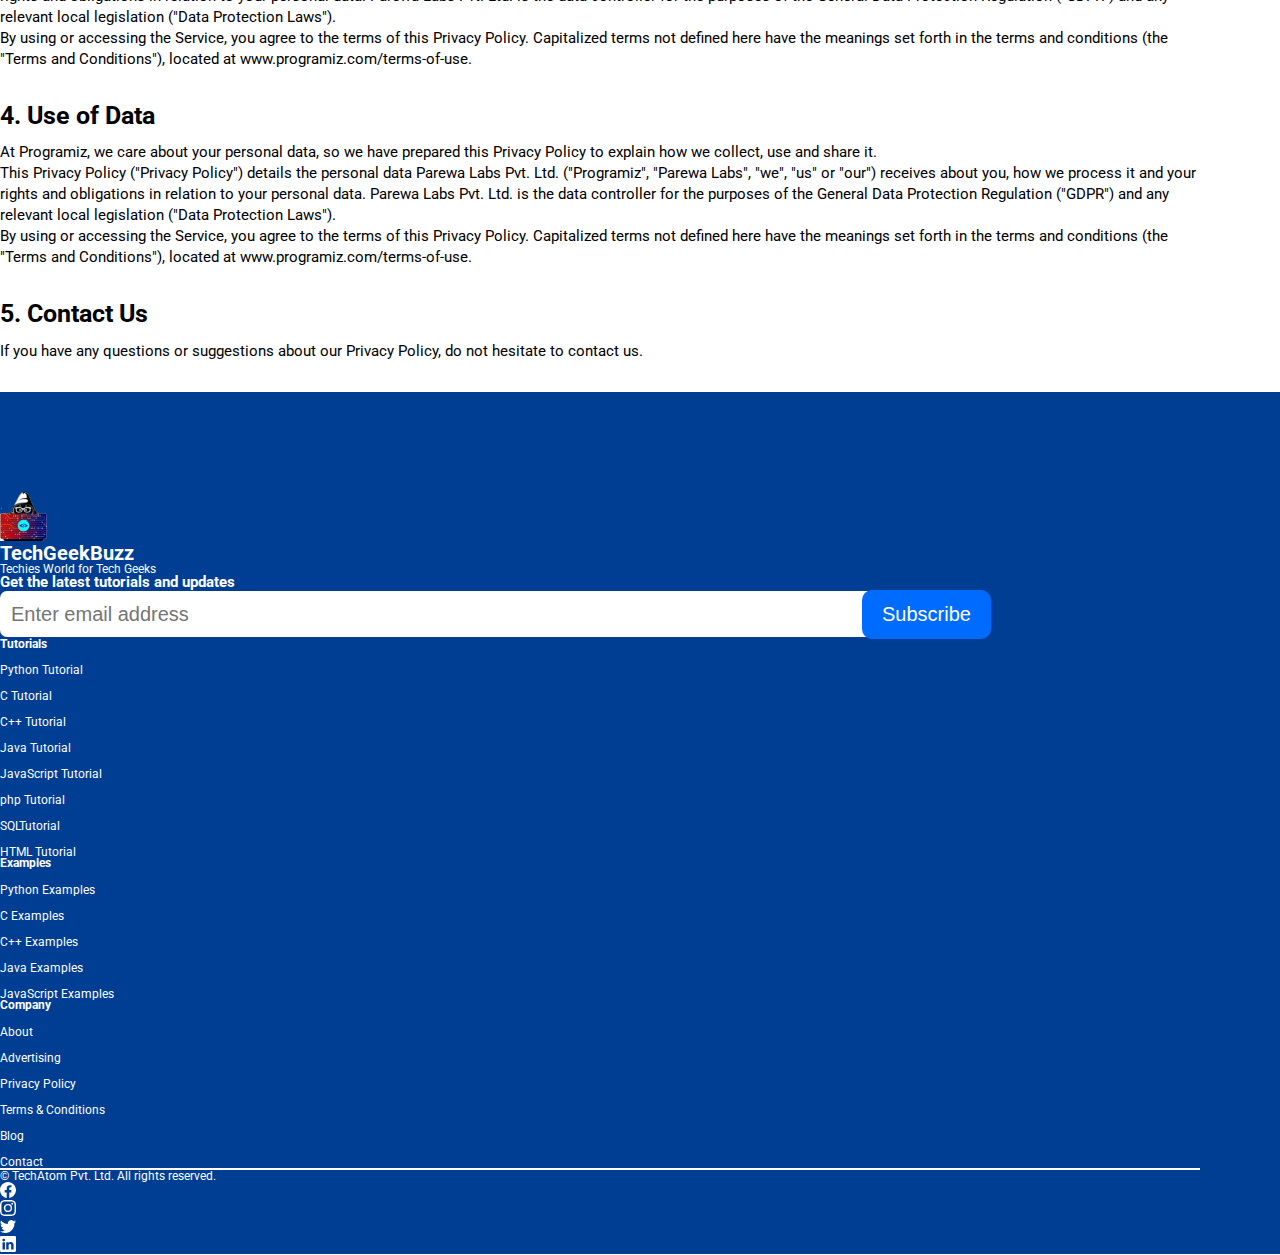
<file: privacy.html>
<!DOCTYPE html>
<html lang="en">

<head>
    <!-- Required meta tags -->
    <meta charset="utf-8" />
    <meta name="viewport" content="width=device-width, initial-scale=1" />

    <link rel="preconnect" href="https://fonts.googleapis.com" />
    <link rel="preconnect" href="https://fonts.gstatic.com" crossorigin />
    <link
        href="https://fonts.googleapis.com/css2?family=Inter:wght@400;500;700&family=Roboto:wght@400;500;700&family=Rubik:wght@400;500;700&display=swap"
        rel="stylesheet" />

    <!--BOOTSTRAP  -->
    <link href="https://cdn.jsdelivr.net/npm/bootstrap@5.0.2/dist/css/bootstrap.min.css" rel="stylesheet"
        integrity="sha384-EVSTQN3/azprG1Anm3QDgpJLIm9Nao0Yz1ztcQTwFspd3yD65VohhpuuCOmLASjC" crossorigin="anonymous" />

    <!-- Style.css -->

    <link rel="stylesheet" href="css/style.css" />
    <link rel="stylesheet" href="css/privacy.css" />
    <link rel="stylesheet" href="css/quries.css" />


    <title>TechGeekBuzz Advertising </title>
</head>

<body>
    <header class="header">
        <nav class="navbar shadow-sm navbar-expand-lg navbar-light fixed-top">
            <div class="container">
                <a class="navbar-brand d-inline-flex align-items-center" href="#">
                    <img src="images/cropped-Techgeekbuzz-Final-Logo-e1611249305805.png" alt=""
                        class="d-inline-block align-text-top logo-img" />
                    <div class="d-flex flex-column ms-3">
                        <p class="logo-heading">TechGeekBuzz</p>
                        <p class="logo-text">Techies World for Tech Geeks</p>
                    </div>
                </a>
                <button class="navbar-toggler" type="button" data-bs-toggle="collapse"
                    data-bs-target="#navbarSupportedContent" aria-controls="navbarSupportedContent"
                    aria-expanded="false" aria-label="Toggle navigation">
                    <span class="navbar-toggler-icon"></span>
                </button>
                <div class="collapse navbar-collapse" id="navbarSupportedContent">
                    <ul class="navbar-nav ms-auto mb-2 mb-lg-0 ">
                        <li class="nav-item dropdown me-5">
                            <a class="nav-link" href="#" data-bs-toggle="modal" id="tutorial-btn"
                                data-bs-target="#tutorialModal" data-bs-dismiss="modal">
                                Tutorials<svg xmlns="http://www.w3.org/2000/svg" width="24" height="24"
                                    viewBox="0 0 24 24" style="fill: rgba(0, 0, 0, 1)" data-bs-toggle="modal"
                                    id="tutorial-btn" data-bs-target="#tutorialModal" data-bs-dismiss="modal">
                                    <path d="M16.293 9.293 12 13.586 7.707 9.293l-1.414 1.414L12 16.414l5.707-5.707z"
                                        data-bs-toggle="modal" id="tutorial-btn" data-bs-target="#tutorialModal"
                                        data-bs-dismiss="modal">
                                    </path>
                                </svg>
                            </a>
                        </li>


                        <li class="nav-item dropdown me-5">
                            <a class="nav-link" href="#" id="example-btn" data-bs-toggle="modal"
                                data-bs-target="#exampleModal" data-bs-dismiss="modal">
                                Examples<svg xmlns="http://www.w3.org/2000/svg" width="24" height="24"
                                    viewBox="0 0 24 24" style="fill: rgba(0, 0, 0, 1)" id="example-btn"
                                    data-bs-toggle="modal" data-bs-target="#exampleModal" data-bs-dismiss="modal">
                                    <path d="M16.293 9.293 12 13.586 7.707 9.293l-1.414 1.414L12 16.414l5.707-5.707z"
                                        id="example-btn" data-bs-toggle="modal" data-bs-target="#exampleModal"
                                        data-bs-dismiss="modal"></path>
                                </svg>
                            </a>
                        </li>
                        <li class="nav-item me-5">
                            <form class="d-flex w-100">
                                <input class="form-control me-2" type="text"
                                    placeholder="Search for tutorials and examples" />
                            </form>
                        </li>
                        <li class="nav-item align-self-center">
                            <button data-bs-toggle="modal" data-bs-target="#signup" id="signup-btn">Log in/Sign
                                up</button>
                        </li>
                    </ul>
                </div>
            </div>
        </nav>
    </header>

    <!-- Modal For tutorial -->
    <div class="modal fade" id="tutorialModal" tabindex="-1" aria-labelledby="tutorialModalLabel" aria-hidden="true">
        <div class="modal-dialog modal-dialog-scrollable">
            <div class="modal-content tutorial-modal-body">
                <div class="modal-header">
                    <h1>Tutorials</h1>
                    <button type="button" class="btn-close" data-bs-dismiss="modal" aria-label="Close"></button>
                </div>
                <div class="modal-body ps-0">
                    <div class="tutorials">
                        <div class="row">
                            <div class="col-3">
                                <ul class="languages">
                                    <li><a href=# class="list-active">Python</a></li>
                                    <li><a href=#>C++</a></li>
                                    <li><a href=#>Java</a></li>
                                    <li><a href=#>php</a></li>
                                    <li><a href=#>SQL</a></li>
                                    <li><a href=#>Data Structure</a></li>
                                    <li><a href=#>HTML</a></li>
                                    <li><a href=#>CSS</a></li>
                                    <li><a href=#>JavaScript</a></li>
                                </ul>
                            </div>
                            <div class="col-9 pt-5 px-5">
                                <div class="row">
                                    <div class="col-6 languages-info">
                                        <h3 class="mb-3">Popular Tutorials </h3>
                                        <ul>
                                            <li> <a href="#"> Getting Started With Python</a></li>
                                            <li> <a href="#"> Python if Statement</a></li>
                                            <li> <a href="#"> While Loop in Python</a></li>
                                            <li> <a href="#">Python Lists </a></li>
                                            <li> <a href="#">Dictionaries in Python </a></li>
                                            <a href="#"><span class="view-more">View all tutorials &#8594; </span> </a>
                                        </ul>
                                    </div>
                                    <div class="col-6 tutorial-references px-5">
                                        <h3 class="mb-3">Refrence Materials</h3>
                                        <ul>
                                            <li> <a href="#"> Built-in Functions</a></li>
                                            <li> <a href="#"> List Methods </a> </li>
                                            <li> <a href="#"> Dictionary Methods</a></li>
                                            <li> <a href="#">String Methods </a></li>
                                        </ul>
                                        <a href="#"><span class="view-more">View all &#8594; </span> </a>
                                    </div>
                                    <a class="btn btn-primary ms-auto learn-btn">Learn Python Programming</a>
                                </div>
                            </div>
                        </div>
                    </div>
                </div>
            </div>
        </div>
    </div>
    <!-- Modal for Examples ends -->

    <!-- Modal For tutorial -->
    <div class="modal fade" id="exampleModal" tabindex="-1" aria-labelledby="exmpleModalLabel" aria-hidden="true">
        <div class="modal-dialog">
            <div class="modal-content">
                <div class="modal-header">
                    <h1>Examples</h1>
                    <button type="button" class="btn-close" data-bs-dismiss="modal" aria-label="Close"></button>
                </div>
                <div class="modal-body ps-0">
                    <div class="tutorials">
                        <div class="row">
                            <div class="col-5">
                                <ul class="languages">
                                    <li><a href=# class="list-active">Python</a></li>
                                    <li><a href=#>C++</a></li>
                                    <li><a href=#>Java</a></li>
                                    <li><a href=#>php</a></li>
                                    <li><a href=#>SQL</a></li>
                                    <li><a href=#>Data Structure</a></li>
                                    <li><a href=#>HTML</a></li>
                                    <li><a href=#>CSS</a></li>
                                    <li><a href=#>JavaScript</a></li>
                                </ul>
                            </div>
                            <div class="col-7 pt-5 px-5 ">
                                <div class="row">
                                    <div class="col example-info">
                                        <h3 class="mb-3">Popular Examples </h3>
                                        <ul>
                                            <li> <a href="#"> Python Examples</a></li>
                                            <li> <a href="#"> JavaScript Examples</a></li>
                                            <li> <a href="#"> C++ Examples</a></li>
                                            <li> <a href="#">php Examples</a></li>
                                            <li> <a href="#">Dictionaries in Python </a></li>
                                            <a href="#"><span class="view-more">View More Examples &#8594; </span> </a>
                                        </ul>
                                    </div>
                                    <a class="btn btn-primary learn-btn">Explore Python Examples</a>
                                </div>
                            </div>
                        </div>
                    </div>
                </div>
            </div>
        </div>
    </div>
    <!-- Modal for Examples ends -->

    <!-- Modal for Signup Login -->
    <!-- Modal -->
    <div class="modal fade" id="signup" tabindex="-1" aria-labelledby="signupLabel" aria-hidden="true">
        <div class="modal-dialog modal-dialog-centered">
            <div class="modal-content">
                <div class="modal-header">
                    <button type="button" class="btn-close" data-bs-dismiss="modal" aria-label="Close"></button>
                </div>
                <div class="modal-body">
                    <h1 class="signup-heading">Welcome to</h1>
                    <img class="signup-image-logo" src="images/cropped-Techgeekbuzz-Final-Logo-e1611249305805.png">
                    <h3 class="signup-subheading">TechGeekBuzz</h3>
                    <span class="signup-span">Techies World for Tech Geeks</span>
                    <br>
                    <p class="signup-form-heading">Signup to submit and upvote tutorials, follow topic and more</p>
                    <form class="d-flex flex-column signup-form">
                        <input type="text" placeholder="Full Name">
                        <input type="email" placeholder="Email">
                        <input type="password" placeholder="Password">
                        <button type="submit" class="btn-primary">Create Account</button>
                    </form>
                    <p class="signup-p"> Continue with</p>
                    <div class="signup-social-media d-flex justify-content-evenly">
                        <a href="#" class="btn btn-danger d-flex align-items-center"><svg
                                xmlns="http://www.w3.org/2000/svg" width="16" height="16" fill="currentColor"
                                class="bi bi-google" viewBox="0 0 16 16">
                                <path
                                    d="M15.545 6.558a9.42 9.42 0 0 1 .139 1.626c0 2.434-.87 4.492-2.384 5.885h.002C11.978 15.292 10.158 16 8 16A8 8 0 1 1 8 0a7.689 7.689 0 0 1 5.352 2.082l-2.284 2.284A4.347 4.347 0 0 0 8 3.166c-2.087 0-3.86 1.408-4.492 3.304a4.792 4.792 0 0 0 0 3.063h.003c.635 1.893 2.405 3.301 4.492 3.301 1.078 0 2.004-.276 2.722-.764h-.003a3.702 3.702 0 0 0 1.599-2.431H8v-3.08h7.545z" />
                            </svg></i> &nbsp; &nbsp; Google</a>

                        <a href="#" class="btn btn-primary d-flex align-items-center"><svg
                                xmlns="http://www.w3.org/2000/svg" width="16" height="16" fill="currentColor"
                                class="bi bi-facebook" viewBox="0 0 16 16">
                                <path
                                    d="M16 8.049c0-4.446-3.582-8.05-8-8.05C3.58 0-.002 3.603-.002 8.05c0 4.017 2.926 7.347 6.75 7.951v-5.625h-2.03V8.05H6.75V6.275c0-2.017 1.195-3.131 3.022-3.131.876 0 1.791.157 1.791.157v1.98h-1.009c-.993 0-1.303.621-1.303 1.258v1.51h2.218l-.354 2.326H9.25V16c3.824-.604 6.75-3.934 6.75-7.951z" />
                            </svg> &nbsp; &nbsp; Facebook</a>

                        <a href="#" class="btn btn-dark d-flex align-items-center"><svg
                                xmlns="http://www.w3.org/2000/svg" width="16" height="16" fill="currentColor"
                                class="bi bi-github" viewBox="0 0 16 16">
                                <path
                                    d="M8 0C3.58 0 0 3.58 0 8c0 3.54 2.29 6.53 5.47 7.59.4.07.55-.17.55-.38 0-.19-.01-.82-.01-1.49-2.01.37-2.53-.49-2.69-.94-.09-.23-.48-.94-.82-1.13-.28-.15-.68-.52-.01-.53.63-.01 1.08.58 1.23.82.72 1.21 1.87.87 2.33.66.07-.52.28-.87.51-1.07-1.78-.2-3.64-.89-3.64-3.95 0-.87.31-1.59.82-2.15-.08-.2-.36-1.02.08-2.12 0 0 .67-.21 2.2.82.64-.18 1.32-.27 2-.27.68 0 1.36.09 2 .27 1.53-1.04 2.2-.82 2.2-.82.44 1.1.16 1.92.08 2.12.51.56.82 1.27.82 2.15 0 3.07-1.87 3.75-3.65 3.95.29.25.54.73.54 1.48 0 1.07-.01 1.93-.01 2.2 0 .21.15.46.55.38A8.012 8.012 0 0 0 16 8c0-4.42-3.58-8-8-8z" />
                            </svg> &nbsp; &nbsp; Github</a>

                        <a href="#" class="btn btn-primary d-flex align-items-center"><svg
                                xmlns="http://www.w3.org/2000/svg" width="16" height="16" fill="currentColor"
                                class="bi bi-linkedin" viewBox="0 0 16 16">
                                <path
                                    d="M0 1.146C0 .513.526 0 1.175 0h13.65C15.474 0 16 .513 16 1.146v13.708c0 .633-.526 1.146-1.175 1.146H1.175C.526 16 0 15.487 0 14.854V1.146zm4.943 12.248V6.169H2.542v7.225h2.401zm-1.2-8.212c.837 0 1.358-.554 1.358-1.248-.015-.709-.52-1.248-1.342-1.248-.822 0-1.359.54-1.359 1.248 0 .694.521 1.248 1.327 1.248h.016zm4.908 8.212V9.359c0-.216.016-.432.08-.586.173-.431.568-.878 1.232-.878.869 0 1.216.662 1.216 1.634v3.865h2.401V9.25c0-2.22-1.184-3.252-2.764-3.252-1.274 0-1.845.7-2.165 1.193v.025h-.016a5.54 5.54 0 0 1 .016-.025V6.169h-2.4c.03.678 0 7.225 0 7.225h2.4z" />
                            </svg> &nbsp; &nbsp; Linkdin</a>
                    </div>
                    <p class="signup-login-p">Already have an Account <a href="#">Login</a></p>
                </div>
            </div>
        </div>
    </div>
    <!-- Modal for Signup login ends -->



    <!-- Main Section Started -->
    <main style="margin-top: 9rem;">
        <div class="container">
            <div class="row">
                <div class="col-lg-2 col-12"></div>
                <div class="col-lg-8 col-12 content">
                    <h1>Privacy Policy</h1>
                    <hr>
                    <h3>1. General</h3>
                    <p>At Techgeekbuzz, we care about your personal data, so we have prepared this Privacy Policy to
                        explain how we collect, use and share it.
                        <br>                        
                        This Privacy Policy ("Privacy Policy") details the personal data Parewa Labs Pvt. Ltd.
                        ("Techgeekbuzz", "Parewa Labs", "we", "us" or "our") receives about you, how we process it and your
                        rights and obligations in relation to your personal data. Parewa Labs Pvt. Ltd. is the data
                        controller for the purposes of the General Data Protection Regulation ("GDPR") and any relevant
                        local legislation ("Data Protection Laws").
                        <br>
                        By using or accessing the Service, you agree to the terms of this Privacy Policy. Capitalized terms
                        not defined here have the meanings set forth in the terms and conditions
                        (the "Terms and Conditions"), located at www.programiz.com/terms-of-use.
                    </p>
                    <h3>2. Information Collection and Use</h3>
                    <p>This Privacy Policy explains how we collect, use and share your personal data.</p>
                    <h4>Personal Data</h4>
                    <p>While using the Service, we may ask you to provide us with certain personally identifiable information
                        that can be used to contact or identify you ("Personal Data"). Personally, identifiable information
                        may include, but is not limited to, your name, address, valid email address and phone number,
                        and Cookies and Usage Data. You will also provide us with your payment transaction information
                        if you choose to pay for Programiz services.
                        <br>                        
                        We may use your Personal Data to contact you with newsletters, marketing or promotional
                        materials and other information that may be of interest to you. You may opt-out of receiving any,
                        or all, of these communications from us by following the unsubscribe link or follow instructions
                        provided at the bottom of any email we send.
                    </p>
                    <h4>Usage Data</h4>
                    <p>
                        While using the Service, we may ask you to provide us with certain personally identifiable information
                        that can be used to contact or identify you ("Personal Data"). Personally, identifiable information
                        may include, but is not limited to, your name, address, valid email address and phone number,
                        and Cookies and Usage Data. You will also provide us with your payment transaction information
                        if you choose to pay for Programiz services.

                        We may use your Personal Data to contact you with newsletters, marketing or promotional
                        materials and other information that may be of interest to you. You may opt-out of receiving any,
                        or all, of these communications from us by following the unsubscribe link or follow instructions
                        provided at the bottom of any email we send.
                    </p>
                    <h4>Product Research and Development</h4>
                    <p>
                        We may contact you to participate in product research activities. These may include surveys,
                        interviews, and other types of feedback sessions. When you participate in these research activities,
                        the information you provide will be used to test, improve, and develop our products. We will record the
                        video, audio and text transcriptions of this feedback together with any additional contact information
                        you provide and will retain this data.
                    </p>
                    <h3>3. Cookies</h3>
                    <p>
                        At Programiz, we care about your personal data, so we have prepared this Privacy Policy to
                        explain how we collect, use and share it.
                        <br>
                        This Privacy Policy ("Privacy Policy") details the personal data Parewa Labs Pvt. Ltd.
                        ("Programiz", "Parewa Labs", "we", "us" or "our") receives about you, how we process it and your
                        rights and obligations in relation to your personal data. Parewa Labs Pvt. Ltd. is the data
                        controller for the purposes of the General Data Protection Regulation ("GDPR") and any relevant
                        local legislation ("Data Protection Laws").
                        <br>
                        By using or accessing the Service, you agree to the terms of this Privacy Policy. Capitalized terms
                        not defined here have the meanings set forth in the terms and conditions
                        (the "Terms and Conditions"), located at www.programiz.com/terms-of-use.
                    </p>
                    <h3>4. Use of Data</h3>
                    <p>
                        At Programiz, we care about your personal data, so we have prepared this Privacy Policy to
                        explain how we collect, use and share it.
                        <br>
                        This Privacy Policy ("Privacy Policy") details the personal data Parewa Labs Pvt. Ltd.
                        ("Programiz", "Parewa Labs", "we", "us" or "our") receives about you, how we process it and your
                        rights and obligations in relation to your personal data. Parewa Labs Pvt. Ltd. is the data
                        controller for the purposes of the General Data Protection Regulation ("GDPR") and any relevant
                        local legislation ("Data Protection Laws").
                        <br>
                        By using or accessing the Service, you agree to the terms of this Privacy Policy. Capitalized terms
                        not defined here have the meanings set forth in the terms and conditions
                        (the "Terms and Conditions"), located at www.programiz.com/terms-of-use.
                    </p>
                    <h3>5. Contact Us</h3>
                    <p>If you have any questions or suggestions about our Privacy Policy, do not hesitate to contact us.</p>
                </div>
                <div class="col-lg-2 col-12"></div>
            </div>

        </div>

    </main>
    <!-- Main section ended -->
    <footer>
        <div class="container footer-section pb-5">
            <div class="row gap-5 footer-up">
                <div class="col-lg-4 col-12">
                    <div class="d-flex align-items-center">
                        <a href="#"><img src="images/cropped-Techgeekbuzz-Final-Logo-e1611249305805.png"></a>
                        <div class="footer-logo-heading ms-3 d-flex flex-column">
                            <h3><a href="#">TechGeekBuzz</a></h3>
                            <a href="#">
                                <p>Techies World for Tech Geeks</p>
                            </a>
                        </div>
                    </div>
                    <h2 class="mt-5 mb-3">Get the latest tutorials and updates</h2>
                    <form>
                        <input type="email" placeholder="Enter email address">
                        <input type="submit" value="Subscribe"></input>
                    </form>
                </div>
                <div class="col-lg-2 col-4">
                    <h3> Tutorials</h3>
                    <ul class="footer-list d-flex flex-column">
                        <li><a href="#">Python Tutorial</a></li>
                        <li><a href="#">C Tutorial</a></li>
                        <li><a href="#">C++ Tutorial</a></li>
                        <li><a href="#">Java Tutorial</a></li>
                        <li><a href="#">JavaScript Tutorial</a></li>
                        <li><a href="#">php Tutorial</a></li>
                        <li><a href="#">SQLTutorial</a></li>
                        <li><a href="#">HTML Tutorial</a></li>
                    </ul>
                </div>
                <div class="col-lg-2 col-4">
                    <h3> Examples</h3>
                    <ul class="footer-list d-flex flex-column">
                        <li><a href="#">Python Examples</a></li>
                        <li><a href="#">C Examples</a></li>
                        <li><a href="#">C++ Examples</a></li>
                        <li><a href="#">Java Examples</a></li>
                        <li><a href="#">JavaScript Examples</a></li>
                    </ul>
                </div>
                <div class="col-lg-3 col-4">
                    <h3> Company</h3>
                    <ul class="footer-list d-flex flex-column">
                        <li><a href="#">About</a></li>
                        <li><a href="#">Advertising</a></li>
                        <li><a href="#">Privacy Policy</a></li>
                        <li><a href="#">Terms & Conditions</a></li>
                        <li><a href="#">Blog</a></li>
                        <li><a href="#">Contact</a></li>
                    </ul>
                </div>
            </div>
            <div class="footer-down mt-3 d-flex align-item-center justify-content-between">
                <p> &copy; TechAtom Pvt. Ltd. All rights reserved.</p>
                <ul class="d-flex">
                    <li class="ms-3"><a href="#"><svg xmlns="http://www.w3.org/2000/svg" width="16" height="16"
                                fill="currentColor" class="bi bi-facebook" viewBox="0 0 16 16">
                                <path
                                    d="M16 8.049c0-4.446-3.582-8.05-8-8.05C3.58 0-.002 3.603-.002 8.05c0 4.017 2.926 7.347 6.75 7.951v-5.625h-2.03V8.05H6.75V6.275c0-2.017 1.195-3.131 3.022-3.131.876 0 1.791.157 1.791.157v1.98h-1.009c-.993 0-1.303.621-1.303 1.258v1.51h2.218l-.354 2.326H9.25V16c3.824-.604 6.75-3.934 6.75-7.951z" />
                            </svg></a></li>
                    <li class="ms-3"><a href="#"><svg xmlns="http://www.w3.org/2000/svg" width="16" height="16"
                                fill="currentColor" class="bi bi-instagram" viewBox="0 0 16 16">
                                <path
                                    d="M8 0C5.829 0 5.556.01 4.703.048 3.85.088 3.269.222 2.76.42a3.917 3.917 0 0 0-1.417.923A3.927 3.927 0 0 0 .42 2.76C.222 3.268.087 3.85.048 4.7.01 5.555 0 5.827 0 8.001c0 2.172.01 2.444.048 3.297.04.852.174 1.433.372 1.942.205.526.478.972.923 1.417.444.445.89.719 1.416.923.51.198 1.09.333 1.942.372C5.555 15.99 5.827 16 8 16s2.444-.01 3.298-.048c.851-.04 1.434-.174 1.943-.372a3.916 3.916 0 0 0 1.416-.923c.445-.445.718-.891.923-1.417.197-.509.332-1.09.372-1.942C15.99 10.445 16 10.173 16 8s-.01-2.445-.048-3.299c-.04-.851-.175-1.433-.372-1.941a3.926 3.926 0 0 0-.923-1.417A3.911 3.911 0 0 0 13.24.42c-.51-.198-1.092-.333-1.943-.372C10.443.01 10.172 0 7.998 0h.003zm-.717 1.442h.718c2.136 0 2.389.007 3.232.046.78.035 1.204.166 1.486.275.373.145.64.319.92.599.28.28.453.546.598.92.11.281.24.705.275 1.485.039.843.047 1.096.047 3.231s-.008 2.389-.047 3.232c-.035.78-.166 1.203-.275 1.485a2.47 2.47 0 0 1-.599.919c-.28.28-.546.453-.92.598-.28.11-.704.24-1.485.276-.843.038-1.096.047-3.232.047s-2.39-.009-3.233-.047c-.78-.036-1.203-.166-1.485-.276a2.478 2.478 0 0 1-.92-.598 2.48 2.48 0 0 1-.6-.92c-.109-.281-.24-.705-.275-1.485-.038-.843-.046-1.096-.046-3.233 0-2.136.008-2.388.046-3.231.036-.78.166-1.204.276-1.486.145-.373.319-.64.599-.92.28-.28.546-.453.92-.598.282-.11.705-.24 1.485-.276.738-.034 1.024-.044 2.515-.045v.002zm4.988 1.328a.96.96 0 1 0 0 1.92.96.96 0 0 0 0-1.92zm-4.27 1.122a4.109 4.109 0 1 0 0 8.217 4.109 4.109 0 0 0 0-8.217zm0 1.441a2.667 2.667 0 1 1 0 5.334 2.667 2.667 0 0 1 0-5.334z" />
                            </svg></a></li>
                    <li class="ms-3"><a href="#"><svg xmlns="http://www.w3.org/2000/svg" width="16" height="16"
                                fill="currentColor" class="bi bi-twitter" viewBox="0 0 16 16">
                                <path
                                    d="M5.026 15c6.038 0 9.341-5.003 9.341-9.334 0-.14 0-.282-.006-.422A6.685 6.685 0 0 0 16 3.542a6.658 6.658 0 0 1-1.889.518 3.301 3.301 0 0 0 1.447-1.817 6.533 6.533 0 0 1-2.087.793A3.286 3.286 0 0 0 7.875 6.03a9.325 9.325 0 0 1-6.767-3.429 3.289 3.289 0 0 0 1.018 4.382A3.323 3.323 0 0 1 .64 6.575v.045a3.288 3.288 0 0 0 2.632 3.218 3.203 3.203 0 0 1-.865.115 3.23 3.23 0 0 1-.614-.057 3.283 3.283 0 0 0 3.067 2.277A6.588 6.588 0 0 1 .78 13.58a6.32 6.32 0 0 1-.78-.045A9.344 9.344 0 0 0 5.026 15z" />
                            </svg></a></li>
                    <li class="ms-3"><a href="#"><svg xmlns="http://www.w3.org/2000/svg" width="16" height="16"
                                fill="currentColor" class="bi bi-linkedin" viewBox="0 0 16 16">
                                <path
                                    d="M0 1.146C0 .513.526 0 1.175 0h13.65C15.474 0 16 .513 16 1.146v13.708c0 .633-.526 1.146-1.175 1.146H1.175C.526 16 0 15.487 0 14.854V1.146zm4.943 12.248V6.169H2.542v7.225h2.401zm-1.2-8.212c.837 0 1.358-.554 1.358-1.248-.015-.709-.52-1.248-1.342-1.248-.822 0-1.359.54-1.359 1.248 0 .694.521 1.248 1.327 1.248h.016zm4.908 8.212V9.359c0-.216.016-.432.08-.586.173-.431.568-.878 1.232-.878.869 0 1.216.662 1.216 1.634v3.865h2.401V9.25c0-2.22-1.184-3.252-2.764-3.252-1.274 0-1.845.7-2.165 1.193v.025h-.016a5.54 5.54 0 0 1 .016-.025V6.169h-2.4c.03.678 0 7.225 0 7.225h2.4z" />
                            </svg></a></li>
                </ul>

            </div>
        </div>
    </footer>

    <script src="https://cdn.jsdelivr.net/npm/bootstrap@5.0.2/dist/js/bootstrap.bundle.min.js"
        integrity="sha384-MrcW6ZMFYlzcLA8Nl+NtUVF0sA7MsXsP1UyJoMp4YLEuNSfAP+JcXn/tWtIaxVXM"
        crossorigin="anonymous"></script>
    <script src="js/script.js"></script>
</body>

</html>
</file>
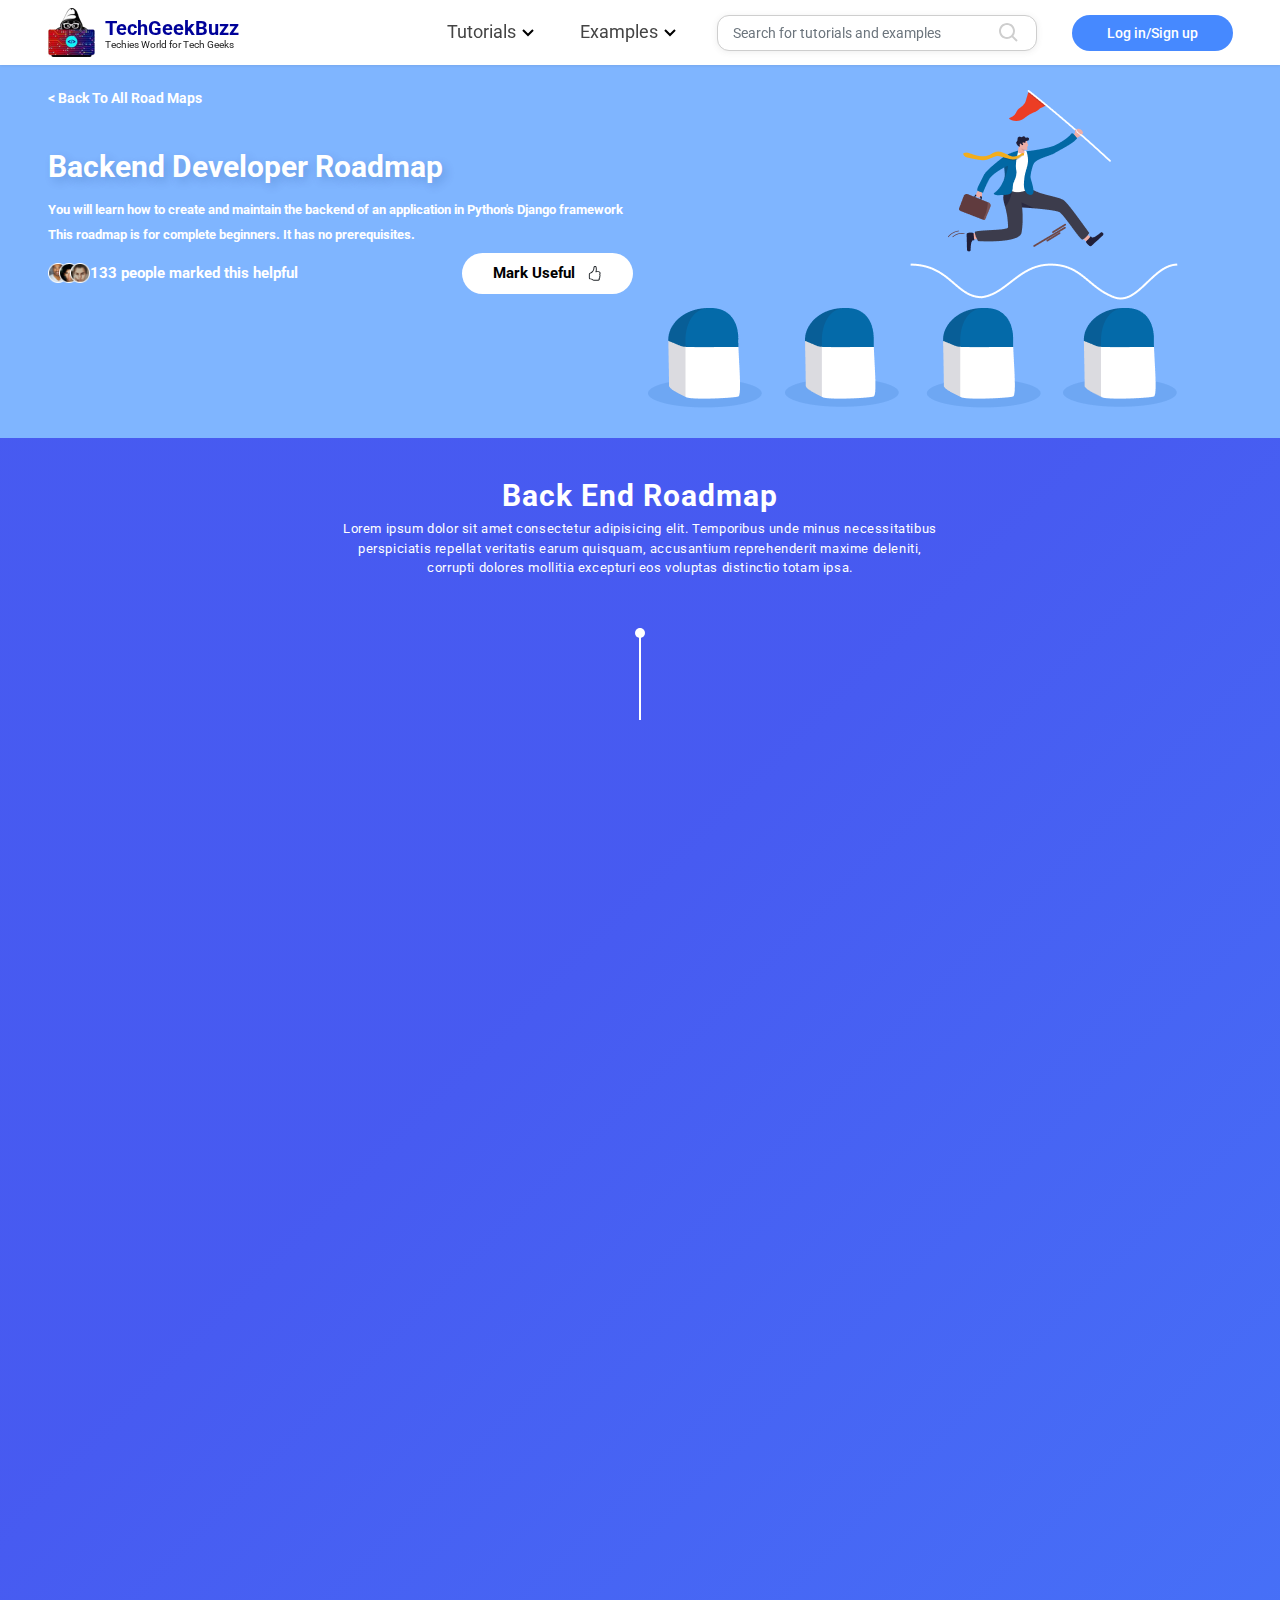
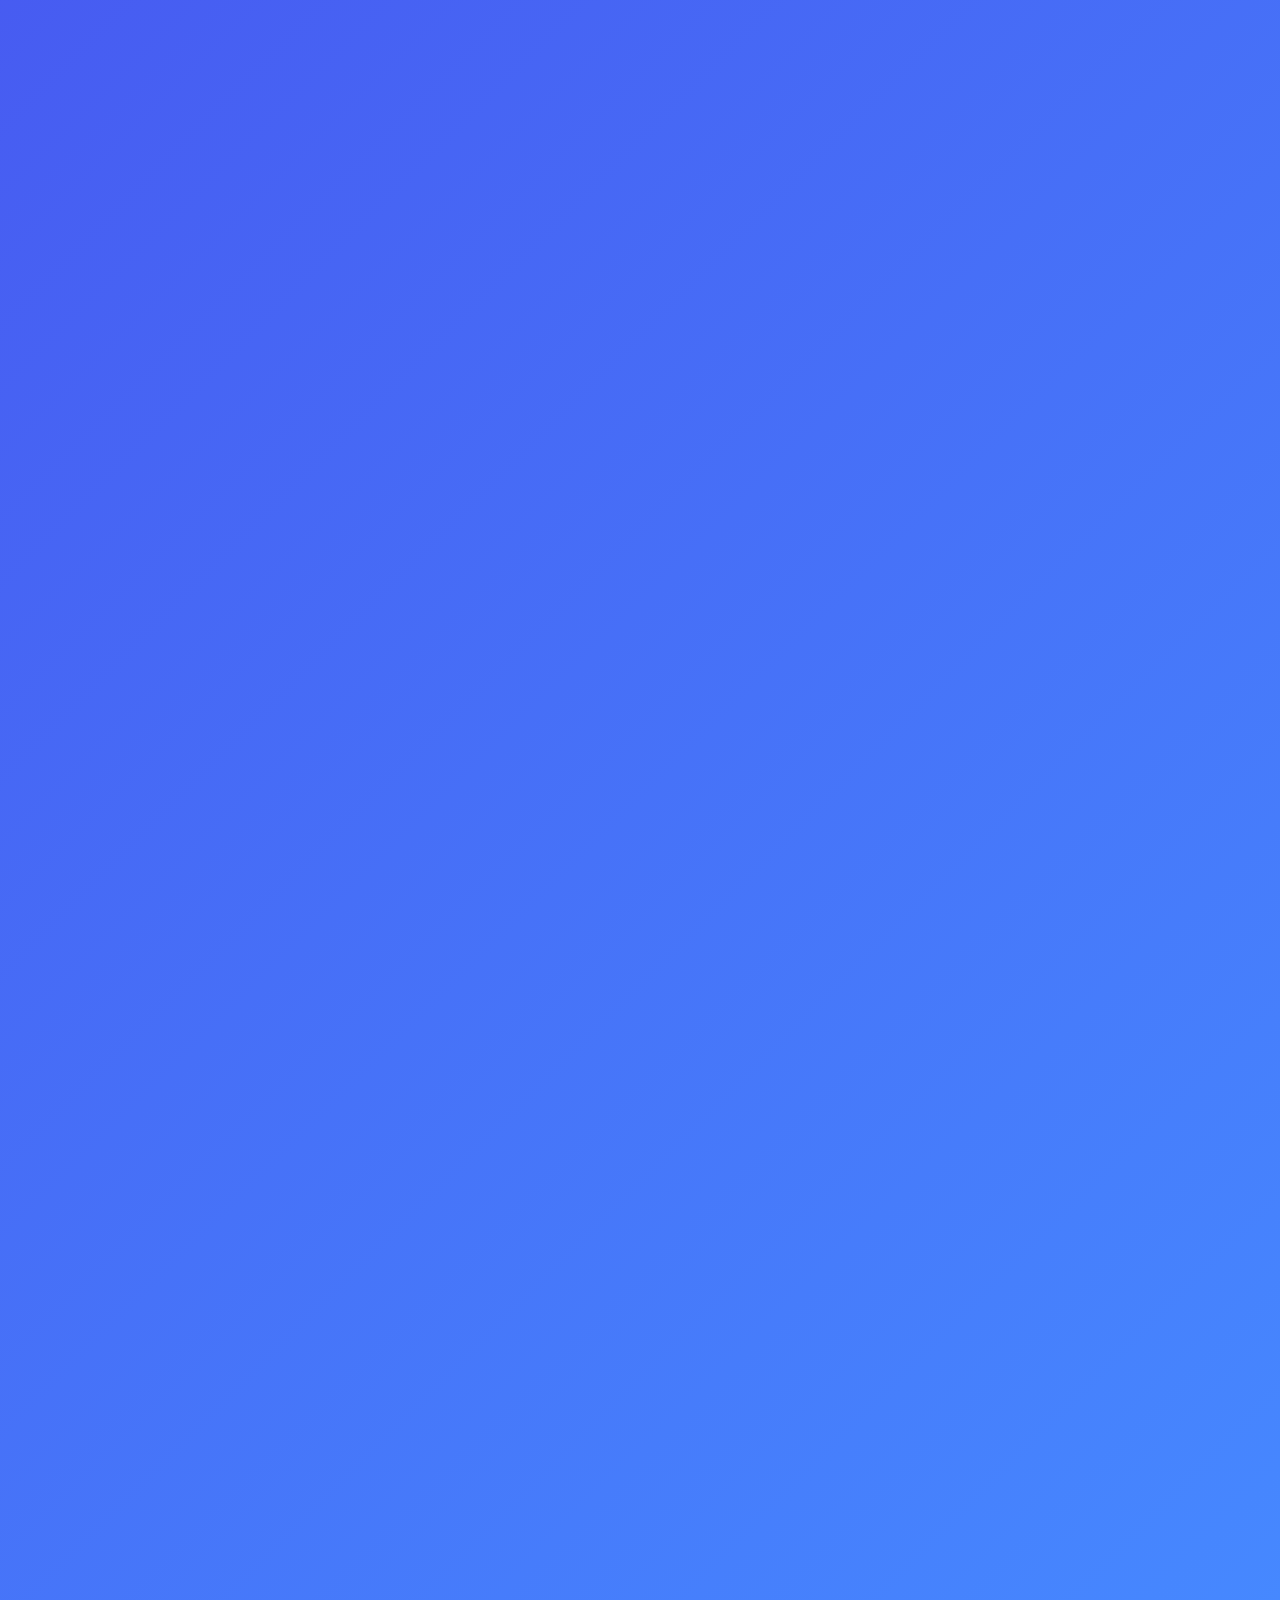
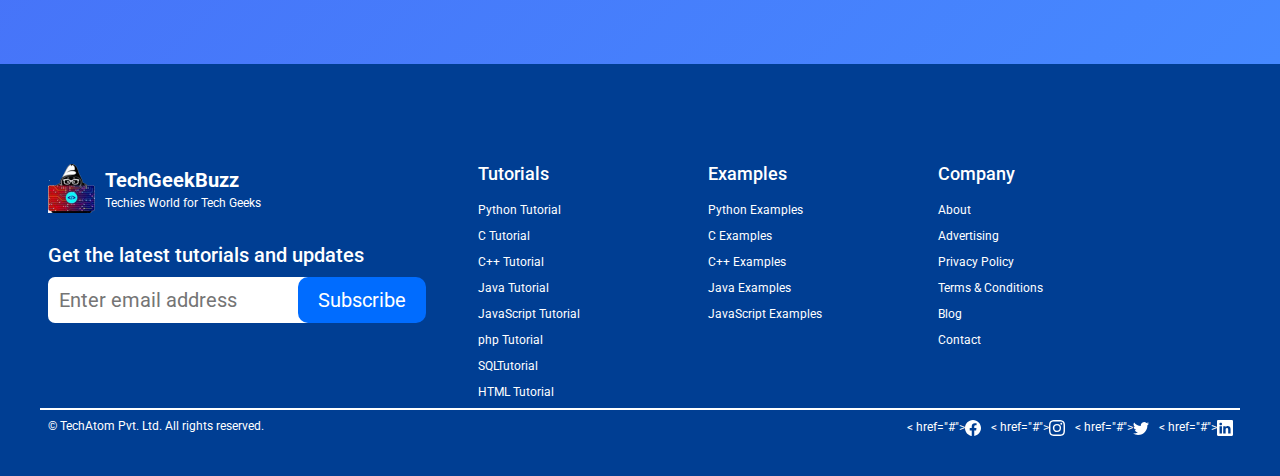
<file: roadmap.html>
<!DOCTYPE html>
<html lang="en">

<head>
  <!-- Required meta tags -->
  <meta charset="utf-8" />
  <meta name="viewport" content="width=device-width, initial-scale=1" />
  <link rel="stylesheet" href="https://cdnjs.cloudflare.com/ajax/libs/font-awesome/6.1.1/css/all.min.css" integrity="sha512-KfkfwYDsLkIlwQp6LFnl8zNdLGxu9YAA1QvwINks4PhcElQSvqcyVLLD9aMhXd13uQjoXtEKNosOWaZqXgel0g==" crossorigin="anonymous" referrerpolicy="no-referrer" />


  <!-- Animation -->
  <link rel="stylesheet" href="https://cdnjs.cloudflare.com/ajax/libs/animate.css/4.1.1/animate.min.css"/>
  <!-- Animation links end -->
  <link rel="preconnect" href="https://fonts.googleapis.com" />
  <link rel="preconnect" href="https://fonts.gstatic.com" crossorigin />
  <link
    href="https://fonts.googleapis.com/css2?family=Inter:wght@400;500;700&family=Roboto:wght@400;500;700&family=Rubik:wght@400;500;700&display=swap"
    rel="stylesheet" />

  <!--BOOTSTRAP  -->
  <link href="thirdparty/css/bootstrap.min.css" rel="stylesheet" />

  <!-- Style.css -->
 
  <link rel="stylesheet" href="css/style.css" />
  <link rel="stylesheet" href="css/homepage.css" />
  <link rel="stylesheet" href="css/roadmap.css" />
  <link rel="stylesheet" href="css/quries.css" />
  <title>TechGeekBuzz Homepage</title>
</head>

<body>
  <header class="header">
    <nav class="navbar shadow-sm navbar-expand-lg navbar-light fixed-top">
      <div class="container">
        <a class="navbar-brand d-inline-flex align-items-center" href="#">
          <img src="images/cropped-Techgeekbuzz-Final-Logo-e1611249305805.png" alt=""
            class="d-inline-block align-text-top logo-img" />
          <div class="d-flex flex-column ms-3">
            <p class="logo-heading">TechGeekBuzz</p>
            <p class="logo-text">Techies World for Tech Geeks</p>
          </div>
        </a>
        <button class="navbar-toggler" type="button" data-bs-toggle="collapse" data-bs-target="#navbarSupportedContent"
          aria-controls="navbarSupportedContent" aria-expanded="false" aria-label="Toggle navigation">
          <span class="navbar-toggler-icon"></span>
        </button>
        <div class="collapse navbar-collapse" id="navbarSupportedContent">
          <ul class="navbar-nav ms-auto mb-2 mb-lg-0 ">
            <li class="nav-item dropdown me-5">
              <a class="nav-link" href="#" data-bs-toggle="modal" id="tutorial-btn" data-bs-target="#tutorialModal"
                data-bs-dismiss="modal">
                Tutorials<svg xmlns="http://www.w3.org/2000/svg" width="24" height="24" viewBox="0 0 24 24"
                  style="fill: rgba(0, 0, 0, 1)" data-bs-toggle="modal" id="tutorial-btn"
                  data-bs-target="#tutorialModal" data-bs-dismiss="modal">
                  <path d="M16.293 9.293 12 13.586 7.707 9.293l-1.414 1.414L12 16.414l5.707-5.707z"
                    data-bs-toggle="modal" id="tutorial-btn" data-bs-target="#tutorialModal" data-bs-dismiss="modal">
                  </path>
                </svg>
              </a>
            </li>


            <li class="nav-item dropdown me-5">
              <a class="nav-link" href="#" id="example-btn" data-bs-toggle="modal" data-bs-target="#exampleModal"
                data-bs-dismiss="modal">
                Examples<svg xmlns="http://www.w3.org/2000/svg" width="24" height="24" viewBox="0 0 24 24"
                  style="fill: rgba(0, 0, 0, 1)" id="example-btn" data-bs-toggle="modal" data-bs-target="#exampleModal"
                  data-bs-dismiss="modal">
                  <path d="M16.293 9.293 12 13.586 7.707 9.293l-1.414 1.414L12 16.414l5.707-5.707z" id="example-btn"
                    data-bs-toggle="modal" data-bs-target="#exampleModal" data-bs-dismiss="modal"></path>
                </svg>
              </a>
            </li>
            <li class="nav-item me-5">
              <form class="d-flex w-100">
                <input class="form-control me-2" type="text" placeholder="Search for tutorials and examples" />
              </form>
            </li>
            <li class="nav-item align-self-center">
              <button data-bs-toggle="modal" data-bs-target="#signup" id="signup-btn">Log in/Sign up</button>
            </li>
          </ul>
        </div>
      </div>
    </nav>
  </header>




  <!-- Main Section Started -->
  <main style="margin-top: 6rem;">
    <section class="roadmap-header">
        <div class="container">
            <div class="row">
                <div class="col-lg-6 col-12">
                    <a href="#" class="back-to-roadmap"> < Back To All Road Maps </a>
                    <h1 class="road-map-title mt-5">Backend Developer Roadmap</h1>
                    <p class="road-map-description">
                      You will learn how to create and maintain the backend of an application in
                      Python's Django framework
                    </p>
                    <p class="road-map-description">
                      This roadmap is for complete beginners. It has no prerequisites.
                    </p>
                    <div class="heading-footer d-flex align-items-center">
                      <div class="users-images d-flex align-items-center">
                        <img src="images/user1.png" class="first-image">
                        <img src="images/user2.png" class="user-image">
                        <img src="images/user3.png" class="user-image">
                      </div>
                      <span>133 people marked this helpful</span>
                      <a class="btn mark-button">
                        <span>Mark Useful </span>
                        <svg xmlns="http://www.w3.org/2000/svg" width="15" height="15" fill="currentColor" class="bi bi-hand-thumbs-up" viewBox="0 0 16 16">
                          <path d="M8.864.046C7.908-.193 7.02.53 6.956 1.466c-.072 1.051-.23 2.016-.428 2.59-.125.36-.479 1.013-1.04 1.639-.557.623-1.282 1.178-2.131 1.41C2.685 7.288 2 7.87 2 8.72v4.001c0 .845.682 1.464 1.448 1.545 1.07.114 1.564.415 2.068.723l.048.03c.272.165.578.348.97.484.397.136.861.217 1.466.217h3.5c.937 0 1.599-.477 1.934-1.064a1.86 1.86 0 0 0 .254-.912c0-.152-.023-.312-.077-.464.201-.263.38-.578.488-.901.11-.33.172-.762.004-1.149.069-.13.12-.269.159-.403.077-.27.113-.568.113-.857 0-.288-.036-.585-.113-.856a2.144 2.144 0 0 0-.138-.362 1.9 1.9 0 0 0 .234-1.734c-.206-.592-.682-1.1-1.2-1.272-.847-.282-1.803-.276-2.516-.211a9.84 9.84 0 0 0-.443.05 9.365 9.365 0 0 0-.062-4.509A1.38 1.38 0 0 0 9.125.111L8.864.046zM11.5 14.721H8c-.51 0-.863-.069-1.14-.164-.281-.097-.506-.228-.776-.393l-.04-.024c-.555-.339-1.198-.731-2.49-.868-.333-.036-.554-.29-.554-.55V8.72c0-.254.226-.543.62-.65 1.095-.3 1.977-.996 2.614-1.708.635-.71 1.064-1.475 1.238-1.978.243-.7.407-1.768.482-2.85.025-.362.36-.594.667-.518l.262.066c.16.04.258.143.288.255a8.34 8.34 0 0 1-.145 4.725.5.5 0 0 0 .595.644l.003-.001.014-.003.058-.014a8.908 8.908 0 0 1 1.036-.157c.663-.06 1.457-.054 2.11.164.175.058.45.3.57.65.107.308.087.67-.266 1.022l-.353.353.353.354c.043.043.105.141.154.315.048.167.075.37.075.581 0 .212-.027.414-.075.582-.05.174-.111.272-.154.315l-.353.353.353.354c.047.047.109.177.005.488a2.224 2.224 0 0 1-.505.805l-.353.353.353.354c.006.005.041.05.041.17a.866.866 0 0 1-.121.416c-.165.288-.503.56-1.066.56z"/>
                        </svg>
                      </a>
                    </div>
                </div>
                <div class="col-lg-6 col-12">
                  <img src="./images/man-jump-milestone.png" class="img-fluid">
                </div>

            </div>
        </div>
    </section>

    <!-- Road Map Section -->
    <section class="roadmap-section">
      <div class="container">
        <div class="top-section">
          <h1 class="roadmap-title">Back End Roadmap</h1>
          <p class="roadmap-description">
            Lorem ipsum dolor sit amet consectetur adipisicing elit. Temporibus
            unde minus necessitatibus perspiciatis repellat veritatis earum
            quisquam, accusantium reprehenderit maxime deleniti, corrupti
            dolores mollitia excepturi eos voluptas distinctio totam ipsa.
          </p>
        </div>

        <div class="roadline">
          <div class="road"></div>
          
          <div class="road-section">
            <div class="milestone"></div>
            <div class="content">
              <h2>Web Design</h2>
              <ul>
                <li>Learn Basic</li>
                <li>Learn Color</li>
                <li>Theme Structure</li>
                <li> Color Combinition</li>
                <li>Contranst understanding</li>
              </ul>
            </div>
          </div>

          <div class="road-section">
            <div class="milestone"></div>
            <div class="content">
              <h2>Web Development</h2>
              <ul>
                <li>Learn Basic</li>
                <li>Learn Color</li>
                <li>Theme Structure</li>
                <li> Color Combinition</li>
                <li>Contranst understanding</li>
              </ul>
            </div>
          </div>

          <div class="road-section">
            <div class="milestone"></div>
            <div class="content">
              <h2>Front End Development</h2>
              <ul>
                <li>Learn Basic</li>
                <li>Learn Color</li>
                <li>Theme Structure</li>
                <li> Color Combinition</li>
                <li>Contranst understanding</li>
              </ul>
            </div>
          </div>

          <div class="road-section">
            <div class="milestone"></div>
            <div class="content">
              <h2>Seo Optimization</h2>
              <ul>
                <li>Learn Basic</li>
                <li>Learn Color</li>
                <li>Theme Structure</li>
                <li> Color Combinition</li>
                <li>Contranst understanding</li>
              </ul>
            </div>
          </div>

          <div class="road-section">
            <div class="milestone"></div>
            <div class="content">
              <h2>Seo Optimization</h2>
              <ul>
                <li>Learn Basic</li>
                <li>Learn Color</li>
                <li>Theme Structure</li>
                <li> Color Combinition</li>
                <li>Contranst understanding</li>
              </ul>
            </div>
          </div>

          <div class="road-section">
            <div class="milestone"></div>
            <div class="content">
              <h2>Seo Optimization</h2>
              <ul>
                <li>Learn Basic</li>
                <li>Learn Color</li>
                <li>Theme Structure</li>
                <li> Color Combinition</li>
                <li>Contranst understanding</li>
              </ul>
            </div>
          </div>

          <div class="road-section">
            <div class="milestone"></div>
            <div class="content">
              <h2>Seo Optimization</h2>
              <ul>
                <li>Learn Basic</li>
                <li>Learn Color</li>
                <li>Theme Structure</li>
                <li> Color Combinition</li>
                <li>Contranst understanding</li>
              </ul>
            </div>
          </div>


        </div>
      </div>
    </section>
    <!-- Road Map Section Ends -->
  </main>
  <!-- Main section ended -->
  <footer>
    <div class="container footer-section pb-5">
      <div class="row gap-5 footer-up">
        <div class="col-lg-4 col-12">
          <div class="d-flex align-items-center">
            <a href="#"><img src="images/cropped-Techgeekbuzz-Final-Logo-e1611249305805.png"></a>
            <div class="footer-logo-heading ms-3 d-flex flex-column">
              <h3><a href="#">TechGeekBuzz</a></h3>
              <a href="#">
                <p>Techies World for Tech Geeks</p>
              </a>
            </div>
          </div>
          <h2 class="mt-5 mb-3">Get the latest tutorials and updates</h2>
          <form>
            <input type="email" placeholder="Enter email address">
            <input type="submit" value="Subscribe"></input>
          </form>
        </div>
        <div class="col-lg-2 col-4">
          <h3> Tutorials</h3>
          <ul class="footer-list d-flex flex-column">
            <li>Python Tutorial</li>
            <li>C Tutorial</li>
            <li>C++ Tutorial</li>
            <li>Java Tutorial</li>
            <li>JavaScript Tutorial</li>
            <li>php Tutorial</li>
            <li>SQLTutorial</li>
            <li>HTML Tutorial</li>
          </ul>
        </div>
        <div class="col-lg-2 col-4">
          <h3> Examples</h3>
          <ul class="footer-list d-flex flex-column">
            <li>Python Examples</li>
            <li>C Examples</li>
            <li>C++ Examples</li>
            <li>Java Examples</li>
            <li>JavaScript Examples</li>
          </ul>
        </div>
        <div class="col-lg-3 col-4">
          <h3> Company</h3>
          <ul class="footer-list d-flex flex-column">
            <li>About</li>
            <li>Advertising</li>
            <li>Privacy Policy</li>
            <li>Terms & Conditions</li>
            <li>Blog</li>
            <li>Contact</li>
          </ul>
        </div>
      </div>
      <div class="footer-down mt-3 d-flex align-item-center justify-content-between">
        <p> &copy; TechAtom Pvt. Ltd. All rights reserved.</p>
        <ul class="d-flex">
          <li class="ms-3">< href="#"><svg xmlns="http://www.w3.org/2000/svg" width="16" height="16"
                fill="currentColor" class="bi bi-facebook" viewBox="0 0 16 16">
                <path
                  d="M16 8.049c0-4.446-3.582-8.05-8-8.05C3.58 0-.002 3.603-.002 8.05c0 4.017 2.926 7.347 6.75 7.951v-5.625h-2.03V8.05H6.75V6.275c0-2.017 1.195-3.131 3.022-3.131.876 0 1.791.157 1.791.157v1.98h-1.009c-.993 0-1.303.621-1.303 1.258v1.51h2.218l-.354 2.326H9.25V16c3.824-.604 6.75-3.934 6.75-7.951z" />
              </svg></li>
          <li class="ms-3">< href="#"><svg xmlns="http://www.w3.org/2000/svg" width="16" height="16"
                fill="currentColor" class="bi bi-instagram" viewBox="0 0 16 16">
                <path
                  d="M8 0C5.829 0 5.556.01 4.703.048 3.85.088 3.269.222 2.76.42a3.917 3.917 0 0 0-1.417.923A3.927 3.927 0 0 0 .42 2.76C.222 3.268.087 3.85.048 4.7.01 5.555 0 5.827 0 8.001c0 2.172.01 2.444.048 3.297.04.852.174 1.433.372 1.942.205.526.478.972.923 1.417.444.445.89.719 1.416.923.51.198 1.09.333 1.942.372C5.555 15.99 5.827 16 8 16s2.444-.01 3.298-.048c.851-.04 1.434-.174 1.943-.372a3.916 3.916 0 0 0 1.416-.923c.445-.445.718-.891.923-1.417.197-.509.332-1.09.372-1.942C15.99 10.445 16 10.173 16 8s-.01-2.445-.048-3.299c-.04-.851-.175-1.433-.372-1.941a3.926 3.926 0 0 0-.923-1.417A3.911 3.911 0 0 0 13.24.42c-.51-.198-1.092-.333-1.943-.372C10.443.01 10.172 0 7.998 0h.003zm-.717 1.442h.718c2.136 0 2.389.007 3.232.046.78.035 1.204.166 1.486.275.373.145.64.319.92.599.28.28.453.546.598.92.11.281.24.705.275 1.485.039.843.047 1.096.047 3.231s-.008 2.389-.047 3.232c-.035.78-.166 1.203-.275 1.485a2.47 2.47 0 0 1-.599.919c-.28.28-.546.453-.92.598-.28.11-.704.24-1.485.276-.843.038-1.096.047-3.232.047s-2.39-.009-3.233-.047c-.78-.036-1.203-.166-1.485-.276a2.478 2.478 0 0 1-.92-.598 2.48 2.48 0 0 1-.6-.92c-.109-.281-.24-.705-.275-1.485-.038-.843-.046-1.096-.046-3.233 0-2.136.008-2.388.046-3.231.036-.78.166-1.204.276-1.486.145-.373.319-.64.599-.92.28-.28.546-.453.92-.598.282-.11.705-.24 1.485-.276.738-.034 1.024-.044 2.515-.045v.002zm4.988 1.328a.96.96 0 1 0 0 1.92.96.96 0 0 0 0-1.92zm-4.27 1.122a4.109 4.109 0 1 0 0 8.217 4.109 4.109 0 0 0 0-8.217zm0 1.441a2.667 2.667 0 1 1 0 5.334 2.667 2.667 0 0 1 0-5.334z" />
              </svg></li>
          <li class="ms-3">< href="#"><svg xmlns="http://www.w3.org/2000/svg" width="16" height="16"
                fill="currentColor" class="bi bi-twitter" viewBox="0 0 16 16">
                <path
                  d="M5.026 15c6.038 0 9.341-5.003 9.341-9.334 0-.14 0-.282-.006-.422A6.685 6.685 0 0 0 16 3.542a6.658 6.658 0 0 1-1.889.518 3.301 3.301 0 0 0 1.447-1.817 6.533 6.533 0 0 1-2.087.793A3.286 3.286 0 0 0 7.875 6.03a9.325 9.325 0 0 1-6.767-3.429 3.289 3.289 0 0 0 1.018 4.382A3.323 3.323 0 0 1 .64 6.575v.045a3.288 3.288 0 0 0 2.632 3.218 3.203 3.203 0 0 1-.865.115 3.23 3.23 0 0 1-.614-.057 3.283 3.283 0 0 0 3.067 2.277A6.588 6.588 0 0 1 .78 13.58a6.32 6.32 0 0 1-.78-.045A9.344 9.344 0 0 0 5.026 15z" />
              </svg></li>
          <li class="ms-3">< href="#"><svg xmlns="http://www.w3.org/2000/svg" width="16" height="16"
                fill="currentColor" class="bi bi-linkedin" viewBox="0 0 16 16">
                <path
                  d="M0 1.146C0 .513.526 0 1.175 0h13.65C15.474 0 16 .513 16 1.146v13.708c0 .633-.526 1.146-1.175 1.146H1.175C.526 16 0 15.487 0 14.854V1.146zm4.943 12.248V6.169H2.542v7.225h2.401zm-1.2-8.212c.837 0 1.358-.554 1.358-1.248-.015-.709-.52-1.248-1.342-1.248-.822 0-1.359.54-1.359 1.248 0 .694.521 1.248 1.327 1.248h.016zm4.908 8.212V9.359c0-.216.016-.432.08-.586.173-.431.568-.878 1.232-.878.869 0 1.216.662 1.216 1.634v3.865h2.401V9.25c0-2.22-1.184-3.252-2.764-3.252-1.274 0-1.845.7-2.165 1.193v.025h-.016a5.54 5.54 0 0 1 .016-.025V6.169h-2.4c.03.678 0 7.225 0 7.225h2.4z" />
              </svg></li>
        </ul>

      </div>
    </div>
  </footer>

  <script src="thirdparty/js/bootstrap.min.js"></script>
  <script src="js/script.js"></script>
  <script src="js/roadmap.js"></script>
</body>

</html>
</file>
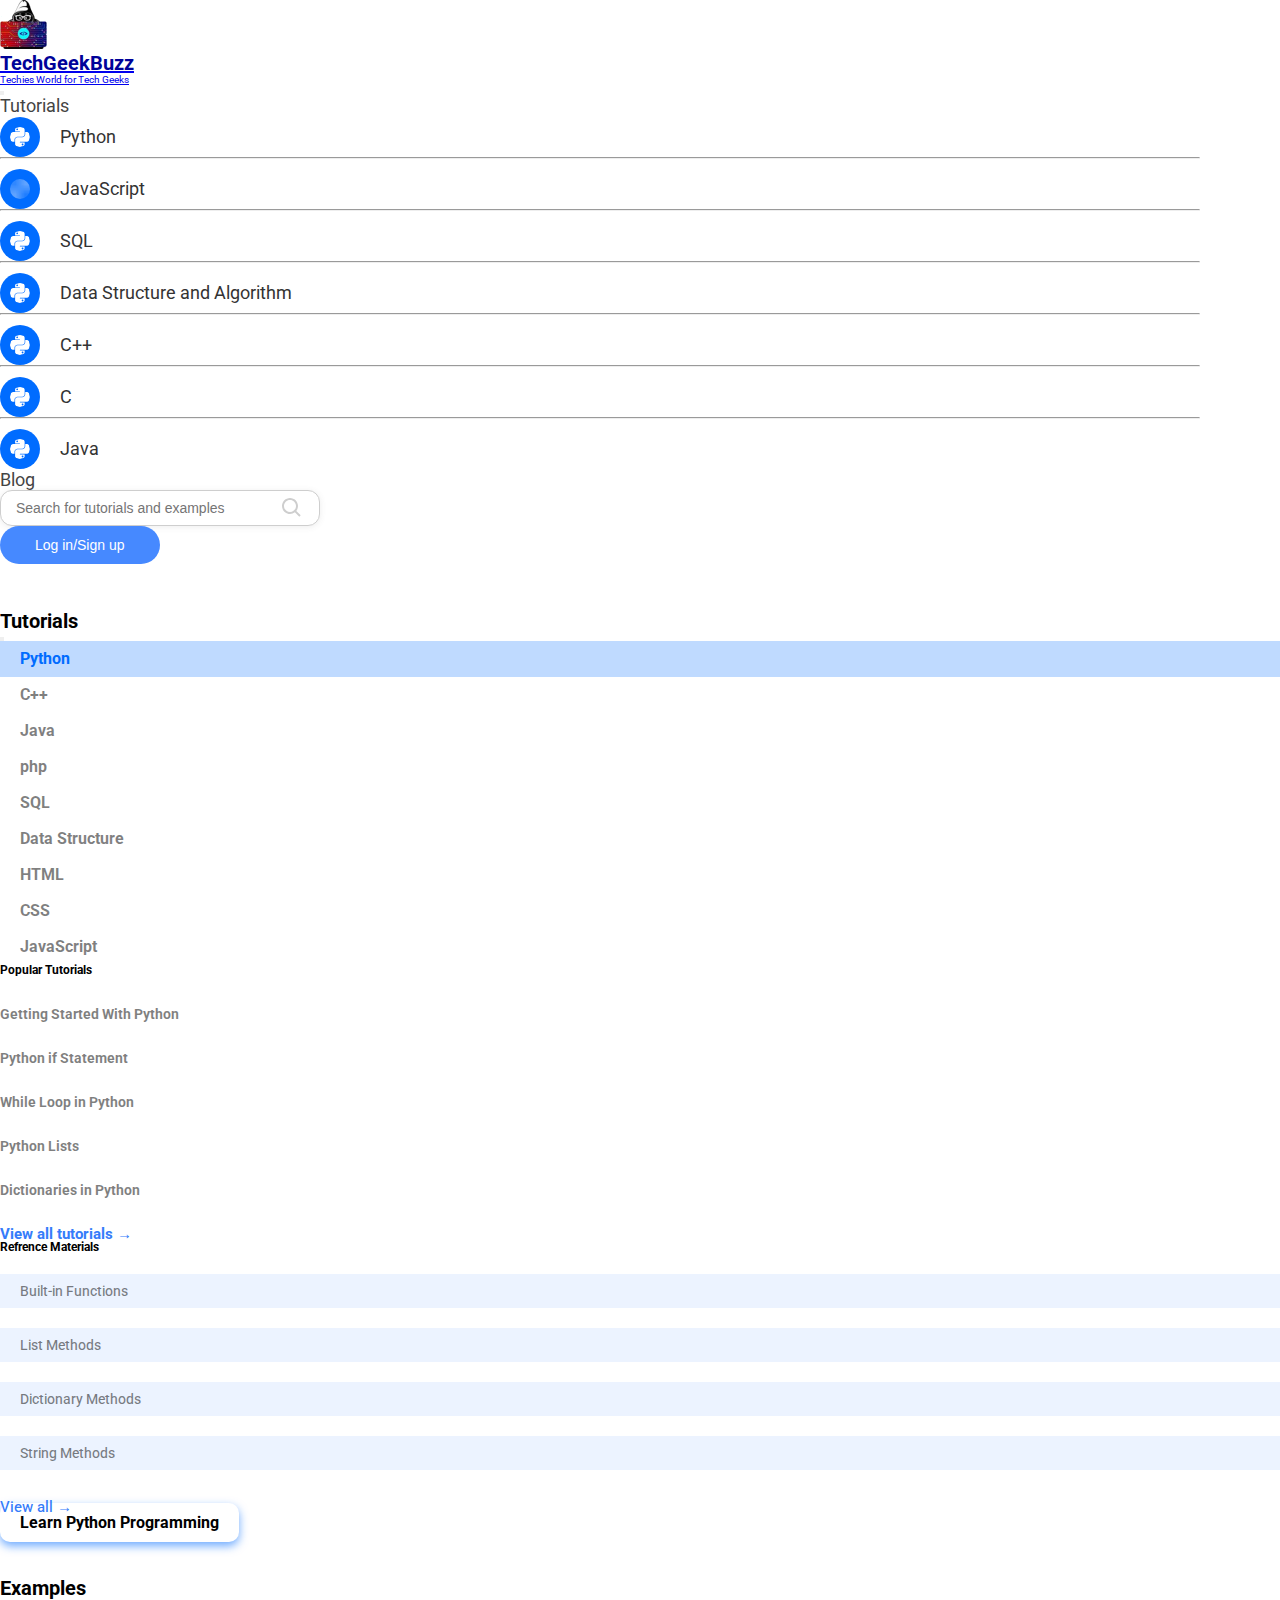
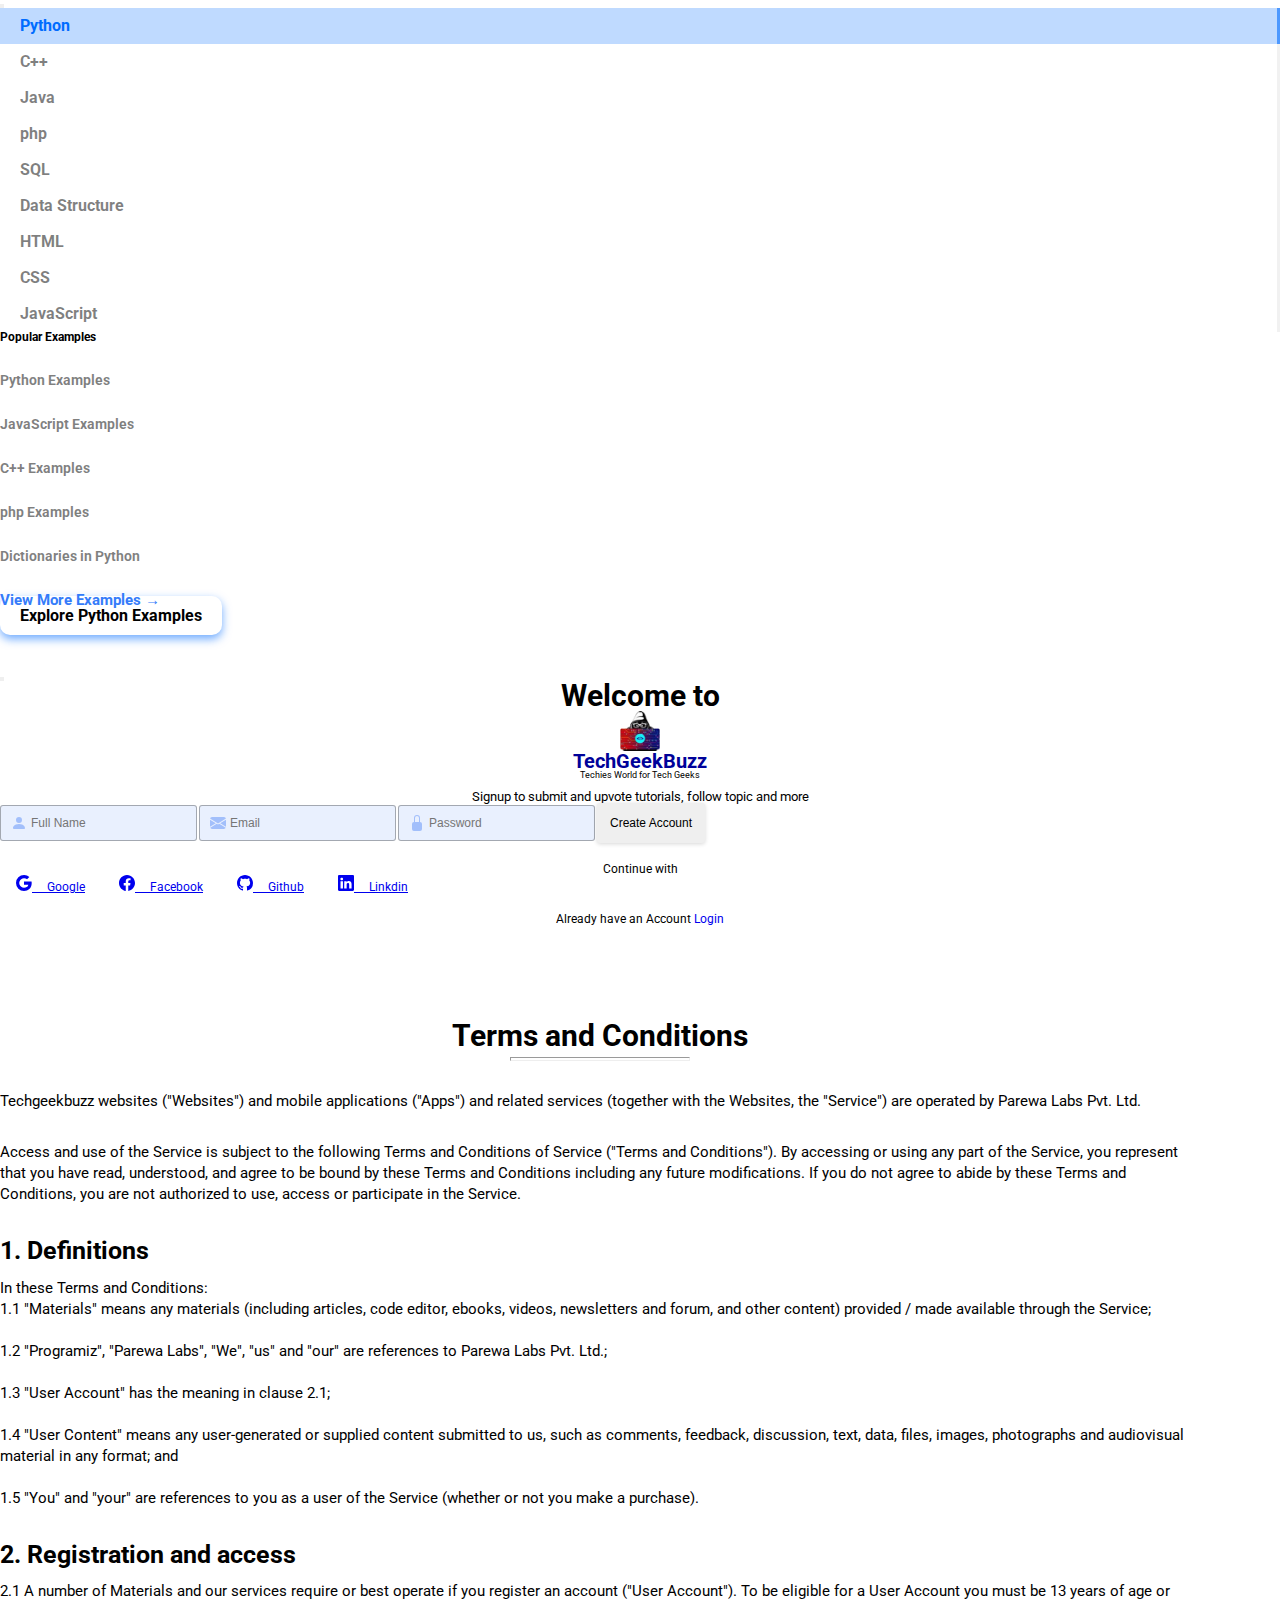
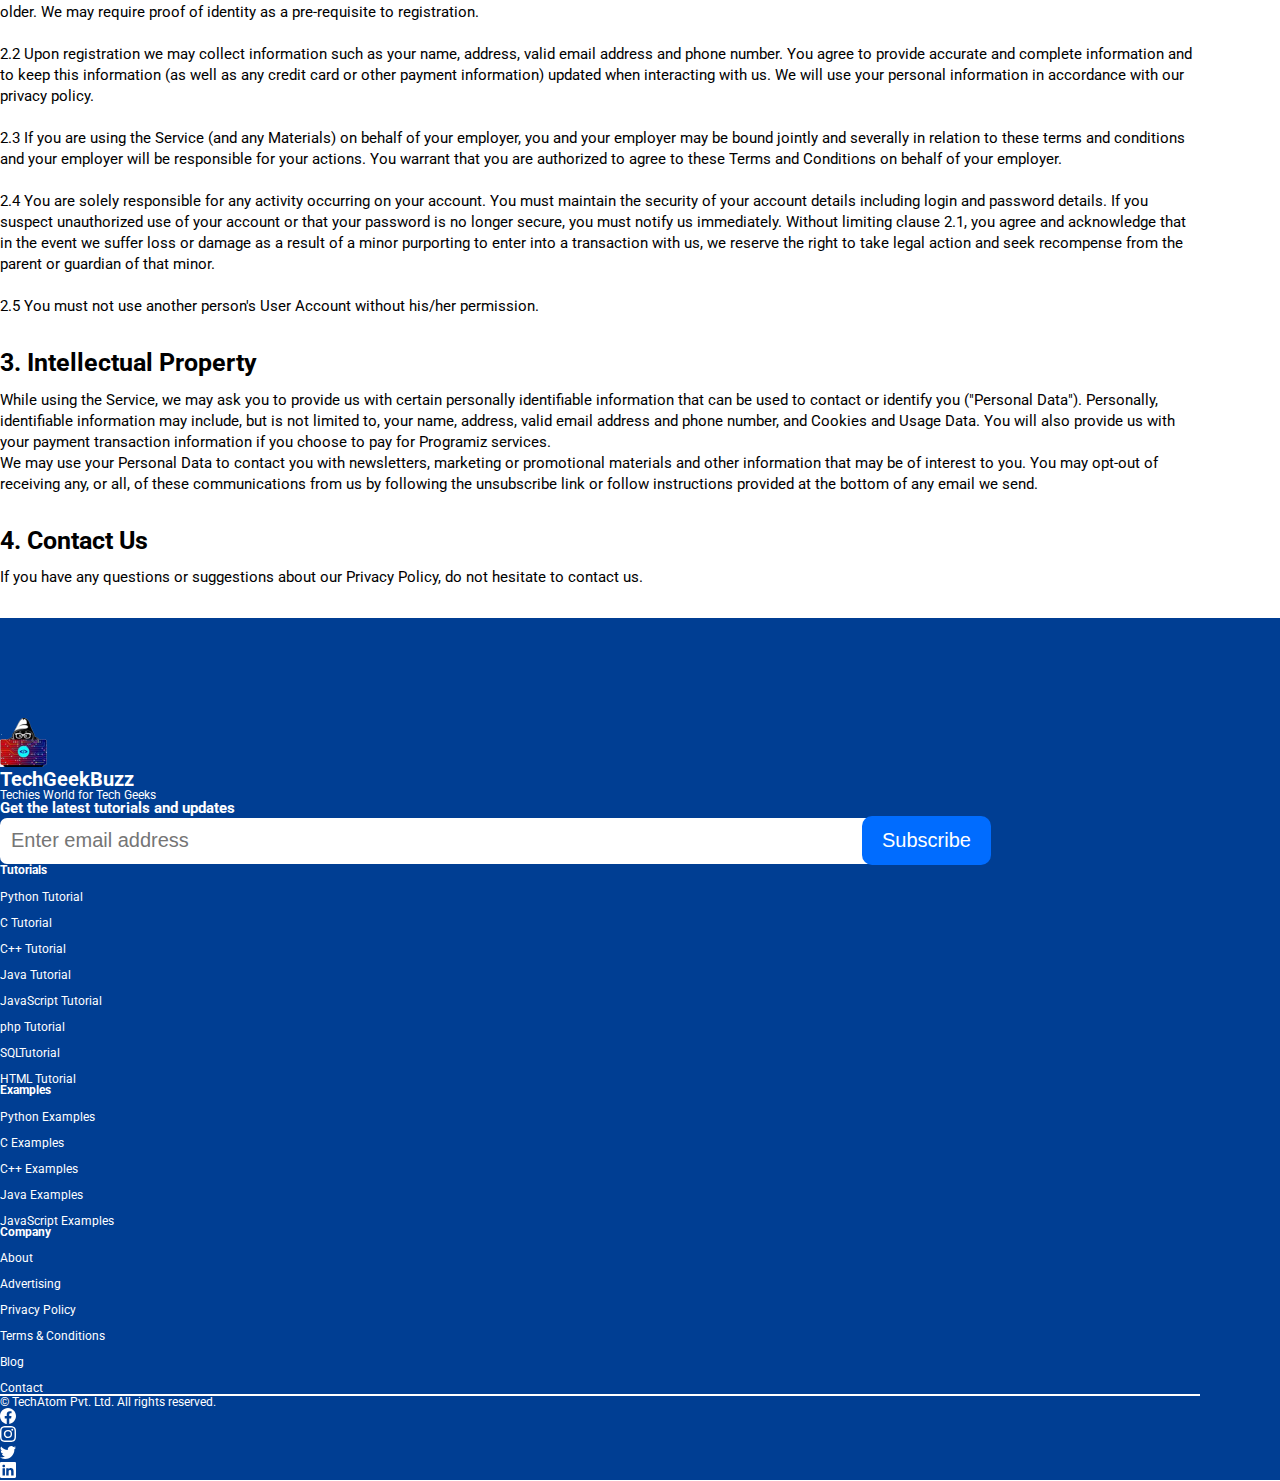
<file: termandconditional.html>
<!DOCTYPE html>
<html lang="en">

<head>
    <!-- Required meta tags -->
    <meta charset="utf-8" />
    <meta name="viewport" content="width=device-width, initial-scale=1" />

    <link rel="preconnect" href="https://fonts.googleapis.com" />
    <link rel="preconnect" href="https://fonts.gstatic.com" crossorigin />
    <link
        href="https://fonts.googleapis.com/css2?family=Inter:wght@400;500;700&family=Roboto:wght@400;500;700&family=Rubik:wght@400;500;700&display=swap"
        rel="stylesheet" />

    <!--BOOTSTRAP  -->
    <link href="https://cdn.jsdelivr.net/npm/bootstrap@5.0.2/dist/css/bootstrap.min.css" rel="stylesheet"
        integrity="sha384-EVSTQN3/azprG1Anm3QDgpJLIm9Nao0Yz1ztcQTwFspd3yD65VohhpuuCOmLASjC" crossorigin="anonymous" />

    <!-- Style.css -->

    <link rel="stylesheet" href="css/style.css" />
    <link rel="stylesheet" href="css/privacy.css" />
    <link rel="stylesheet" href="css/quries.css" />


    <title>TechGeekBuzz Advertising </title>
</head>

<body>
    <header class="header">
        <nav class="navbar shadow-sm navbar-expand-lg navbar-light fixed-top">
            <div class="container">
                <a class="navbar-brand d-inline-flex align-items-center" href="#">
                    <img src="images/cropped-Techgeekbuzz-Final-Logo-e1611249305805.png" alt=""
                        class="d-inline-block align-text-top logo-img" />
                    <div class="d-flex flex-column ms-3">
                        <p class="logo-heading">TechGeekBuzz</p>
                        <p class="logo-text">Techies World for Tech Geeks</p>
                    </div>
                </a>
                <button class="navbar-toggler" type="button" data-bs-toggle="collapse"
                    data-bs-target="#navbarSupportedContent" aria-controls="navbarSupportedContent"
                    aria-expanded="false" aria-label="Toggle navigation">
                    <span class="navbar-toggler-icon"></span>
                </button>
                <div class="collapse navbar-collapse" id="navbarSupportedContent">
                    <ul class="navbar-nav ms-auto mb-2 mb-lg-0 align-items-lg-center align-items-md-center ">
                        <li class="nav-item dropdown me-5">
                            <a class="nav-link dropdown-toggle" href="#" id="tutorialdropdown" role="button"
                                data-bs-toggle="dropdown" aria-expanded="false">
                                Tutorials
                            </a>
                            <ul class="dropdown-menu" aria-labelledby="tutorialdropdown">
                                <li><a class="dropdown-item" href="#"><img src="images/python.svg"> <span>Python
                                        </span></a></li>
                                <li>
                                    <hr class="dropdown-divider">
                                </li>
                                <li><a class="dropdown-item" href="#"><img src="images/data-science.png"> <span>JavaScript
                                        </span></a></li>
                                <li>
                                    <hr class="dropdown-divider">
                                </li>
                                <li><a class="dropdown-item" href="#"><img src="images/python.svg"> <span>SQL
                                        </span></a></li>
                                <li>
                                    <hr class="dropdown-divider">
                                </li>
                                <li><a class="dropdown-item" href="#"><img src="images/python.svg"> <span>Data Structure and Algorithm
                                        </span></a></li>
                                <li>
                                    <hr class="dropdown-divider">
                                </li>
                                <li><a class="dropdown-item" href="#"><img src="images/python.svg"> <span>C++
                                        </span></a></li>
                                <li>
                                    <hr class="dropdown-divider">
                                </li>
                                <li><a class="dropdown-item" href="#"><img src="images/python.svg"> <span>C
                                        </span></a></li>
                                <li>
                                    <hr class="dropdown-divider">
                                </li>
                                <li><a class="dropdown-item" href="#"><img src="images/python.svg"> <span>Java
                                        </span></a></li>
                            </ul>
                        </li>
                        <li class="nav-item me-5">
                            <a class="nav-link" href="#">Blog</a>
                        </li>
                        <li class="nav-item me-5">
                            <form class="d-flex w-100">
                                <input class="form-control me-2" type="text"
                                    placeholder="Search for tutorials and examples" />
                            </form>
                        </li>
                        <li class="nav-item align-self-center">
                            <button data-bs-toggle="modal" data-bs-target="#signup" id="signup-btn">Log in/Sign
                                up</button>
                        </li>
                    </ul>
                </div>
            </div>
        </nav>
    </header>

    <!-- Modal For tutorial -->
    <div class="modal fade" id="tutorialModal" tabindex="-1" aria-labelledby="tutorialModalLabel" aria-hidden="true">
        <div class="modal-dialog modal-dialog-scrollable">
            <div class="modal-content tutorial-modal-body">
                <div class="modal-header">
                    <h1>Tutorials</h1>
                    <button type="button" class="btn-close" data-bs-dismiss="modal" aria-label="Close"></button>
                </div>
                <div class="modal-body ps-0">
                    <div class="tutorials">
                        <div class="row">
                            <div class="col-3">
                                <ul class="languages">
                                    <li><a href=# class="list-active">Python</a></li>
                                    <li><a href=#>C++</a></li>
                                    <li><a href=#>Java</a></li>
                                    <li><a href=#>php</a></li>
                                    <li><a href=#>SQL</a></li>
                                    <li><a href=#>Data Structure</a></li>
                                    <li><a href=#>HTML</a></li>
                                    <li><a href=#>CSS</a></li>
                                    <li><a href=#>JavaScript</a></li>
                                </ul>
                            </div>
                            <div class="col-9 pt-5 px-5">
                                <div class="row">
                                    <div class="col-6 languages-info">
                                        <h3 class="mb-3">Popular Tutorials </h3>
                                        <ul>
                                            <li> <a href="#"> Getting Started With Python</a></li>
                                            <li> <a href="#"> Python if Statement</a></li>
                                            <li> <a href="#"> While Loop in Python</a></li>
                                            <li> <a href="#">Python Lists </a></li>
                                            <li> <a href="#">Dictionaries in Python </a></li>
                                            <a href="#"><span class="view-more">View all tutorials &#8594; </span> </a>
                                        </ul>
                                    </div>
                                    <div class="col-6 tutorial-references px-5">
                                        <h3 class="mb-3">Refrence Materials</h3>
                                        <ul>
                                            <li> <a href="#"> Built-in Functions</a></li>
                                            <li> <a href="#"> List Methods </a> </li>
                                            <li> <a href="#"> Dictionary Methods</a></li>
                                            <li> <a href="#">String Methods </a></li>
                                        </ul>
                                        <a href="#"><span class="view-more">View all &#8594; </span> </a>
                                    </div>
                                    <a class="btn btn-primary ms-auto learn-btn">Learn Python Programming</a>
                                </div>
                            </div>
                        </div>
                    </div>
                </div>
            </div>
        </div>
    </div>
    <!-- Modal for Examples ends -->

    <!-- Modal For tutorial -->
    <div class="modal fade" id="exampleModal" tabindex="-1" aria-labelledby="exmpleModalLabel" aria-hidden="true">
        <div class="modal-dialog">
            <div class="modal-content">
                <div class="modal-header">
                    <h1>Examples</h1>
                    <button type="button" class="btn-close" data-bs-dismiss="modal" aria-label="Close"></button>
                </div>
                <div class="modal-body ps-0">
                    <div class="tutorials">
                        <div class="row">
                            <div class="col-5">
                                <ul class="languages">
                                    <li><a href=# class="list-active">Python</a></li>
                                    <li><a href=#>C++</a></li>
                                    <li><a href=#>Java</a></li>
                                    <li><a href=#>php</a></li>
                                    <li><a href=#>SQL</a></li>
                                    <li><a href=#>Data Structure</a></li>
                                    <li><a href=#>HTML</a></li>
                                    <li><a href=#>CSS</a></li>
                                    <li><a href=#>JavaScript</a></li>
                                </ul>
                            </div>
                            <div class="col-7 pt-5 px-5 ">
                                <div class="row">
                                    <div class="col example-info">
                                        <h3 class="mb-3">Popular Examples </h3>
                                        <ul>
                                            <li> <a href="#"> Python Examples</a></li>
                                            <li> <a href="#"> JavaScript Examples</a></li>
                                            <li> <a href="#"> C++ Examples</a></li>
                                            <li> <a href="#">php Examples</a></li>
                                            <li> <a href="#">Dictionaries in Python </a></li>
                                            <a href="#"><span class="view-more">View More Examples &#8594; </span> </a>
                                        </ul>
                                    </div>
                                    <a class="btn btn-primary learn-btn">Explore Python Examples</a>
                                </div>
                            </div>
                        </div>
                    </div>
                </div>
            </div>
        </div>
    </div>
    <!-- Modal for Examples ends -->

    <!-- Modal for Signup Login -->
    <!-- Modal -->
    <div class="modal fade" id="signup" tabindex="-1" aria-labelledby="signupLabel" aria-hidden="true">
        <div class="modal-dialog modal-dialog-centered">
            <div class="modal-content">
                <div class="modal-header">
                    <button type="button" class="btn-close" data-bs-dismiss="modal" aria-label="Close"></button>
                </div>
                <div class="modal-body">
                    <h1 class="signup-heading">Welcome to</h1>
                    <img class="signup-image-logo" src="images/cropped-Techgeekbuzz-Final-Logo-e1611249305805.png">
                    <h3 class="signup-subheading">TechGeekBuzz</h3>
                    <span class="signup-span">Techies World for Tech Geeks</span>
                    <br>
                    <p class="signup-form-heading">Signup to submit and upvote tutorials, follow topic and more</p>
                    <form class="d-flex flex-column signup-form">
                        <input type="text" placeholder="Full Name">
                        <input type="email" placeholder="Email">
                        <input type="password" placeholder="Password">
                        <button type="submit" class="btn-primary">Create Account</button>
                    </form>
                    <p class="signup-p"> Continue with</p>
                    <div class="signup-social-media d-flex justify-content-evenly">
                        <a href="#" class="btn btn-danger d-flex align-items-center"><svg
                                xmlns="http://www.w3.org/2000/svg" width="16" height="16" fill="currentColor"
                                class="bi bi-google" viewBox="0 0 16 16">
                                <path
                                    d="M15.545 6.558a9.42 9.42 0 0 1 .139 1.626c0 2.434-.87 4.492-2.384 5.885h.002C11.978 15.292 10.158 16 8 16A8 8 0 1 1 8 0a7.689 7.689 0 0 1 5.352 2.082l-2.284 2.284A4.347 4.347 0 0 0 8 3.166c-2.087 0-3.86 1.408-4.492 3.304a4.792 4.792 0 0 0 0 3.063h.003c.635 1.893 2.405 3.301 4.492 3.301 1.078 0 2.004-.276 2.722-.764h-.003a3.702 3.702 0 0 0 1.599-2.431H8v-3.08h7.545z" />
                            </svg></i> &nbsp; &nbsp; Google</a>

                        <a href="#" class="btn btn-primary d-flex align-items-center"><svg
                                xmlns="http://www.w3.org/2000/svg" width="16" height="16" fill="currentColor"
                                class="bi bi-facebook" viewBox="0 0 16 16">
                                <path
                                    d="M16 8.049c0-4.446-3.582-8.05-8-8.05C3.58 0-.002 3.603-.002 8.05c0 4.017 2.926 7.347 6.75 7.951v-5.625h-2.03V8.05H6.75V6.275c0-2.017 1.195-3.131 3.022-3.131.876 0 1.791.157 1.791.157v1.98h-1.009c-.993 0-1.303.621-1.303 1.258v1.51h2.218l-.354 2.326H9.25V16c3.824-.604 6.75-3.934 6.75-7.951z" />
                            </svg> &nbsp; &nbsp; Facebook</a>

                        <a href="#" class="btn btn-dark d-flex align-items-center"><svg
                                xmlns="http://www.w3.org/2000/svg" width="16" height="16" fill="currentColor"
                                class="bi bi-github" viewBox="0 0 16 16">
                                <path
                                    d="M8 0C3.58 0 0 3.58 0 8c0 3.54 2.29 6.53 5.47 7.59.4.07.55-.17.55-.38 0-.19-.01-.82-.01-1.49-2.01.37-2.53-.49-2.69-.94-.09-.23-.48-.94-.82-1.13-.28-.15-.68-.52-.01-.53.63-.01 1.08.58 1.23.82.72 1.21 1.87.87 2.33.66.07-.52.28-.87.51-1.07-1.78-.2-3.64-.89-3.64-3.95 0-.87.31-1.59.82-2.15-.08-.2-.36-1.02.08-2.12 0 0 .67-.21 2.2.82.64-.18 1.32-.27 2-.27.68 0 1.36.09 2 .27 1.53-1.04 2.2-.82 2.2-.82.44 1.1.16 1.92.08 2.12.51.56.82 1.27.82 2.15 0 3.07-1.87 3.75-3.65 3.95.29.25.54.73.54 1.48 0 1.07-.01 1.93-.01 2.2 0 .21.15.46.55.38A8.012 8.012 0 0 0 16 8c0-4.42-3.58-8-8-8z" />
                            </svg> &nbsp; &nbsp; Github</a>

                        <a href="#" class="btn btn-primary d-flex align-items-center"><svg
                                xmlns="http://www.w3.org/2000/svg" width="16" height="16" fill="currentColor"
                                class="bi bi-linkedin" viewBox="0 0 16 16">
                                <path
                                    d="M0 1.146C0 .513.526 0 1.175 0h13.65C15.474 0 16 .513 16 1.146v13.708c0 .633-.526 1.146-1.175 1.146H1.175C.526 16 0 15.487 0 14.854V1.146zm4.943 12.248V6.169H2.542v7.225h2.401zm-1.2-8.212c.837 0 1.358-.554 1.358-1.248-.015-.709-.52-1.248-1.342-1.248-.822 0-1.359.54-1.359 1.248 0 .694.521 1.248 1.327 1.248h.016zm4.908 8.212V9.359c0-.216.016-.432.08-.586.173-.431.568-.878 1.232-.878.869 0 1.216.662 1.216 1.634v3.865h2.401V9.25c0-2.22-1.184-3.252-2.764-3.252-1.274 0-1.845.7-2.165 1.193v.025h-.016a5.54 5.54 0 0 1 .016-.025V6.169h-2.4c.03.678 0 7.225 0 7.225h2.4z" />
                            </svg> &nbsp; &nbsp; Linkdin</a>
                    </div>
                    <p class="signup-login-p">Already have an Account <a href="#">Login</a></p>
                </div>
            </div>
        </div>
    </div>
    <!-- Modal for Signup login ends -->



    <!-- Main Section Started -->
    <main style="margin-top: 9rem;">
        <div class="container">
            <div class="row">
                <div class="col-lg-2 col-12"></div>
                <div class="col-lg-8 col-12 content">
                    <h1>Terms and Conditions</h1>
                    <hr>
                    <p>Techgeekbuzz websites ("Websites") and mobile applications ("Apps") and related services
                        (together with the
                        Websites, the "Service") are operated by Parewa Labs Pvt. Ltd.
                    </p>
                    <p>
                        Access and use of the Service is subject to the following Terms and Conditions of Service
                        ("Terms and Conditions"). By accessing or using any part of the Service, you represent that you
                        have read,
                        understood, and agree to be bound by these Terms and Conditions including any future
                        modifications.
                        If you do not agree to abide by these Terms and Conditions, you are not authorized to use,
                        access or
                        participate in the Service.
                    </p>
                    <h3>1. Definitions</h3>
                    <p>
                        In these Terms and Conditions:
                        <br />
                        1.1 "Materials" means any materials (including articles, code editor, ebooks, videos,
                        newsletters and forum,
                        and other content) provided / made available through the Service;
                        <br /><br />
                        1.2 "Programiz", "Parewa Labs", "We", "us" and "our" are references to Parewa Labs Pvt. Ltd.;
                        <br /><br />
                        1.3 "User Account" has the meaning in clause 2.1;
                        <br /><br />
                        1.4 "User Content" means any user-generated or supplied content submitted to us, such as
                        comments,
                        feedback, discussion, text, data, files, images, photographs and audiovisual material in any
                        format; and
                        <br /> <br />
                        1.5 "You" and "your" are references to you as a user of the Service (whether or not you make a
                        purchase).
                    </p>
                    <h3>2. Registration and access</h3>
                    <p>
                        2.1 A number of Materials and our services require or best operate if you register an account
                        ("User Account").
                        To be eligible for a User Account you must be 13 years of age or older. We may require proof of
                        identity as
                        a pre-requisite to registration.
                        <br><br>
                        2.2 Upon registration we may collect information such as your name, address, valid email address
                        and phone
                        number. You agree to provide accurate and complete information and to keep this information (as
                        well as any
                        credit card or other payment information) updated when interacting with us. We will use your
                        personal information
                        in accordance with our privacy policy.
                        <br><br>
                        2.3 If you are using the Service (and any Materials) on behalf of your employer, you and your
                        employer may be
                        bound jointly and severally in relation to these terms and conditions and your employer will be
                        responsible for
                        your actions. You warrant that you are authorized to agree to these Terms and Conditions on
                        behalf of your employer.
                        <br><br>
                        2.4 You are solely responsible for any activity occurring on your account. You must maintain the
                        security of your
                        account details including login and password details. If you suspect unauthorized use of your
                        account or that
                        your password is no longer secure, you must notify us immediately. Without limiting clause 2.1,
                        you agree and
                        acknowledge that in the event we suffer loss or damage as a result of a minor purporting to
                        enter into a transaction
                        with us, we reserve the right to take legal action and seek recompense from the parent or
                        guardian of that minor.
                        <br><br>
                        2.5 You must not use another person's User Account without his/her permission.
                    </p>
                    <h3>3. Intellectual Property</h3>
                    <p>While using the Service, we may ask you to provide us with certain personally identifiable
                        information
                        that can be used to contact or identify you ("Personal Data"). Personally, identifiable
                        information
                        may include, but is not limited to, your name, address, valid email address and phone number,
                        and Cookies and Usage Data. You will also provide us with your payment transaction information
                        if you choose to pay for Programiz services.
                        <br>
                        We may use your Personal Data to contact you with newsletters, marketing or promotional
                        materials and other information that may be of interest to you. You may opt-out of receiving
                        any,
                        or all, of these communications from us by following the unsubscribe link or follow instructions
                        provided at the bottom of any email we send.
                    </p>

                    <h3>4. Contact Us</h3>
                    <p>If you have any questions or suggestions about our Privacy Policy, do not hesitate to contact us.
                    </p>
                </div>
                <div class="col-lg-2 col-12"></div>
            </div>

        </div>

    </main>
    <!-- Main section ended -->
    <footer>
        <div class="container footer-section pb-5">
            <div class="row gap-5 footer-up">
                <div class="col-lg-4 col-12">
                    <div class="d-flex align-items-center">
                        <a href="#"><img src="images/cropped-Techgeekbuzz-Final-Logo-e1611249305805.png"></a>
                        <div class="footer-logo-heading ms-3 d-flex flex-column">
                            <h3><a href="#">TechGeekBuzz</a></h3>
                            <a href="#">
                                <p>Techies World for Tech Geeks</p>
                            </a>
                        </div>
                    </div>
                    <h2 class="mt-5 mb-3">Get the latest tutorials and updates</h2>
                    <form>
                        <input type="email" placeholder="Enter email address">
                        <input type="submit" value="Subscribe"></input>
                    </form>
                </div>
                <div class="col-lg-2 col-4">
                    <h3> Tutorials</h3>
                    <ul class="footer-list d-flex flex-column">
                        <li><a href="#">Python Tutorial</a></li>
                        <li><a href="#">C Tutorial</a></li>
                        <li><a href="#">C++ Tutorial</a></li>
                        <li><a href="#">Java Tutorial</a></li>
                        <li><a href="#">JavaScript Tutorial</a></li>
                        <li><a href="#">php Tutorial</a></li>
                        <li><a href="#">SQLTutorial</a></li>
                        <li><a href="#">HTML Tutorial</a></li>
                    </ul>
                </div>
                <div class="col-lg-2 col-4">
                    <h3> Examples</h3>
                    <ul class="footer-list d-flex flex-column">
                        <li><a href="#">Python Examples</a></li>
                        <li><a href="#">C Examples</a></li>
                        <li><a href="#">C++ Examples</a></li>
                        <li><a href="#">Java Examples</a></li>
                        <li><a href="#">JavaScript Examples</a></li>
                    </ul>
                </div>
                <div class="col-lg-3 col-4">
                    <h3> Company</h3>
                    <ul class="footer-list d-flex flex-column">
                        <li><a href="#">About</a></li>
                        <li><a href="#">Advertising</a></li>
                        <li><a href="#">Privacy Policy</a></li>
                        <li><a href="#">Terms & Conditions</a></li>
                        <li><a href="#">Blog</a></li>
                        <li><a href="#">Contact</a></li>
                    </ul>
                </div>
            </div>
            <div class="footer-down mt-3 d-flex align-item-center justify-content-between">
                <p> &copy; TechAtom Pvt. Ltd. All rights reserved.</p>
                <ul class="d-flex">
                    <li class="ms-3"><a href="#"><svg xmlns="http://www.w3.org/2000/svg" width="16" height="16"
                                fill="currentColor" class="bi bi-facebook" viewBox="0 0 16 16">
                                <path
                                    d="M16 8.049c0-4.446-3.582-8.05-8-8.05C3.58 0-.002 3.603-.002 8.05c0 4.017 2.926 7.347 6.75 7.951v-5.625h-2.03V8.05H6.75V6.275c0-2.017 1.195-3.131 3.022-3.131.876 0 1.791.157 1.791.157v1.98h-1.009c-.993 0-1.303.621-1.303 1.258v1.51h2.218l-.354 2.326H9.25V16c3.824-.604 6.75-3.934 6.75-7.951z" />
                            </svg></a></li>
                    <li class="ms-3"><a href="#"><svg xmlns="http://www.w3.org/2000/svg" width="16" height="16"
                                fill="currentColor" class="bi bi-instagram" viewBox="0 0 16 16">
                                <path
                                    d="M8 0C5.829 0 5.556.01 4.703.048 3.85.088 3.269.222 2.76.42a3.917 3.917 0 0 0-1.417.923A3.927 3.927 0 0 0 .42 2.76C.222 3.268.087 3.85.048 4.7.01 5.555 0 5.827 0 8.001c0 2.172.01 2.444.048 3.297.04.852.174 1.433.372 1.942.205.526.478.972.923 1.417.444.445.89.719 1.416.923.51.198 1.09.333 1.942.372C5.555 15.99 5.827 16 8 16s2.444-.01 3.298-.048c.851-.04 1.434-.174 1.943-.372a3.916 3.916 0 0 0 1.416-.923c.445-.445.718-.891.923-1.417.197-.509.332-1.09.372-1.942C15.99 10.445 16 10.173 16 8s-.01-2.445-.048-3.299c-.04-.851-.175-1.433-.372-1.941a3.926 3.926 0 0 0-.923-1.417A3.911 3.911 0 0 0 13.24.42c-.51-.198-1.092-.333-1.943-.372C10.443.01 10.172 0 7.998 0h.003zm-.717 1.442h.718c2.136 0 2.389.007 3.232.046.78.035 1.204.166 1.486.275.373.145.64.319.92.599.28.28.453.546.598.92.11.281.24.705.275 1.485.039.843.047 1.096.047 3.231s-.008 2.389-.047 3.232c-.035.78-.166 1.203-.275 1.485a2.47 2.47 0 0 1-.599.919c-.28.28-.546.453-.92.598-.28.11-.704.24-1.485.276-.843.038-1.096.047-3.232.047s-2.39-.009-3.233-.047c-.78-.036-1.203-.166-1.485-.276a2.478 2.478 0 0 1-.92-.598 2.48 2.48 0 0 1-.6-.92c-.109-.281-.24-.705-.275-1.485-.038-.843-.046-1.096-.046-3.233 0-2.136.008-2.388.046-3.231.036-.78.166-1.204.276-1.486.145-.373.319-.64.599-.92.28-.28.546-.453.92-.598.282-.11.705-.24 1.485-.276.738-.034 1.024-.044 2.515-.045v.002zm4.988 1.328a.96.96 0 1 0 0 1.92.96.96 0 0 0 0-1.92zm-4.27 1.122a4.109 4.109 0 1 0 0 8.217 4.109 4.109 0 0 0 0-8.217zm0 1.441a2.667 2.667 0 1 1 0 5.334 2.667 2.667 0 0 1 0-5.334z" />
                            </svg></a></li>
                    <li class="ms-3"><a href="#"><svg xmlns="http://www.w3.org/2000/svg" width="16" height="16"
                                fill="currentColor" class="bi bi-twitter" viewBox="0 0 16 16">
                                <path
                                    d="M5.026 15c6.038 0 9.341-5.003 9.341-9.334 0-.14 0-.282-.006-.422A6.685 6.685 0 0 0 16 3.542a6.658 6.658 0 0 1-1.889.518 3.301 3.301 0 0 0 1.447-1.817 6.533 6.533 0 0 1-2.087.793A3.286 3.286 0 0 0 7.875 6.03a9.325 9.325 0 0 1-6.767-3.429 3.289 3.289 0 0 0 1.018 4.382A3.323 3.323 0 0 1 .64 6.575v.045a3.288 3.288 0 0 0 2.632 3.218 3.203 3.203 0 0 1-.865.115 3.23 3.23 0 0 1-.614-.057 3.283 3.283 0 0 0 3.067 2.277A6.588 6.588 0 0 1 .78 13.58a6.32 6.32 0 0 1-.78-.045A9.344 9.344 0 0 0 5.026 15z" />
                            </svg></a></li>
                    <li class="ms-3"><a href="#"><svg xmlns="http://www.w3.org/2000/svg" width="16" height="16"
                                fill="currentColor" class="bi bi-linkedin" viewBox="0 0 16 16">
                                <path
                                    d="M0 1.146C0 .513.526 0 1.175 0h13.65C15.474 0 16 .513 16 1.146v13.708c0 .633-.526 1.146-1.175 1.146H1.175C.526 16 0 15.487 0 14.854V1.146zm4.943 12.248V6.169H2.542v7.225h2.401zm-1.2-8.212c.837 0 1.358-.554 1.358-1.248-.015-.709-.52-1.248-1.342-1.248-.822 0-1.359.54-1.359 1.248 0 .694.521 1.248 1.327 1.248h.016zm4.908 8.212V9.359c0-.216.016-.432.08-.586.173-.431.568-.878 1.232-.878.869 0 1.216.662 1.216 1.634v3.865h2.401V9.25c0-2.22-1.184-3.252-2.764-3.252-1.274 0-1.845.7-2.165 1.193v.025h-.016a5.54 5.54 0 0 1 .016-.025V6.169h-2.4c.03.678 0 7.225 0 7.225h2.4z" />
                            </svg></a></li>
                </ul>

            </div>
        </div>
    </footer>

    <script src="https://cdn.jsdelivr.net/npm/bootstrap@5.0.2/dist/js/bootstrap.bundle.min.js"
        integrity="sha384-MrcW6ZMFYlzcLA8Nl+NtUVF0sA7MsXsP1UyJoMp4YLEuNSfAP+JcXn/tWtIaxVXM"
        crossorigin="anonymous"></script>
    <script src="js/script.js"></script>
</body>

</html>
</file>
<file: css/style.css>
* {
    margin: 0px;
    padding: 0px;
    box-sizing: border-box;
  }
  
  html {
    font-size: 62.5%;
    scroll-padding-top: 10rem;
    /* overflow-x: hidden; */
  }
  
  body {
    font-family: "Roboto", sans-serif;
    /* font-family: charter, Georgia, Cambria, "Times New Roman", Times, serif; */
    line-height: 1;
    font-weight: 400;
    color: #000000;
    padding: 0px;
    margin: 0px;
    overflow-x: hidden;
  }
  
  .navbar {
    background-color: white;
  }
  .horizontal-row{
    margin: 0 auto;
    width:9%;
    color: red;
    border: 1.7px solid red;
    opacity: 1;
  }
  .logo-heading {
    font-size: 2rem;
    font-weight: bolder;
    color: #000299;
    line-height: 1.2;
    margin-bottom: 0px;
  }
  .logo-text {
    font-size: 1rem;
    margin-bottom: 0px;
  }
  .nav-item a {
    font-size: 1.8rem;
    line-height: 1.2;
    font-weight: 400;
    display: flex;
    align-items: center;
    text-decoration: none;
    color: #333 ;
  }
  
  .navbar-light .navbar-nav .nav-link{
    color: #444;
  }

  
  /* Modal settings */
  .modal-backdrop {
    opacity:0.4 !important;
    top:6.5rem
  }
  .modal {
    margin-top: 4.7rem;
  
  }
  .modal-header{
    border: none;
  }
  
  .modal-content{
    border: none;
    /*  */
  }
  .tutorial-modal-body{
    width: 150%;
  
  }
  .modal-body {
    padding-top: 0px;
  }
  /* Modal Settings ends */
  
  /* Tutorials */
  
  .tutorials ul{
    list-style: none;
    padding-left: 0;
  }
  .languages a{
    text-decoration: none;
    color: rgba(0, 0, 0, 0.5);
    font-size: 1.6rem;
    display: block;
    padding: 1rem 2rem;
    font-weight: bold;
    border-right: 3px solid rgba(232, 232, 232, 0.6);
  }
  .languages a:hover{
    color: rgba(0, 108, 255, 1) !important;
    background-color: rgb(191 218 255);
  }
  
  .list-active{
    color: rgba(0, 108, 255, 1) !important;
    background-color: rgb(191 218 255);
    border-right: 3px solid rgba(0, 108, 255, 0.6) !important;
  }
  
  .languages-info
  {
    border-right: 3px solid rgba(232, 232, 232, 0.6);
  }
  
  .languages-info ul, .example-info ul
  {
    list-style: none;
    padding-left: 0px;
  }
  .languages-info li, .example-info li{
    margin-top: 3rem;
  }
  .languages-info a , .example-info a{
    color: rgba(0, 0, 0, 0.5);
    font-size: 1.4rem;
    text-decoration: none;
    font-weight: bold;
  }
  .languages-info a:hover , .example-info a:hover{
    color: rgba(0, 108, 255, 1) !important;
    text-decoration: underline;
  }
  
  
  
  
  .tutorial-references ul
  {
    list-style: none;
    padding-left: 0px;
  }
  
  .tutorial-references li{
    margin-top: 2rem;
    padding: 1rem 2rem;
    background-color: rgba(70, 137, 255, 0.1);
  
  }
  
  .tutorial-references a{
    color: rgba(0, 0, 0, 0.5);
    font-size: 1.4rem;
    text-decoration: none;
    font-weight: 450;
  }
  .tutorial-references a:hover{
    color: rgba(0, 108, 255, 1) !important;
    text-decoration: underline;
  }
  a .view-more{
    display: block;
    margin-top:3rem;
    font-size: 1.5rem;
    color: #357CFA;
  }
  
  /* tutorials ends */
  /* Signup Modal Setting */
  .signup-heading
  {
    font-size: 3rem;
    font-weight: bolder;
    text-align: center;
  }
  .signup-image-logo{
    width: 40px;
    height: 40px;
    display: block;
    margin: 0px auto;
  }
  .signup-subheading{
    text-align: center;
    font-size: 2rem;
    font-weight: bold;
    color: #000299;
    margin-bottom: 0px;
  }
  .signup-span{
    display: block;
    text-align: center;
    font-size: 0.9rem;
  }
  .signup-form-heading{
    text-align: center;
    font-size: 1.3rem;
  }
  
  .signup-form input[type=text]
  {
    font-size: 1.2rem;
    outline: rgba(0, 0, 0, 0.3);
    padding: 1rem 1rem 1rem 3rem;
    border: 1px solid rgba(0, 0, 0, 0.3);
    background: rgba(145, 179, 250, 0.2);
    border-radius: 0.3rem;
    margin-bottom: 1.3rem;
    background-image: url('../images/user.svg');
    background-position: 10px 9px;
    background-repeat: no-repeat;
  }
  .signup-form input[type=email]
  {
    font-size: 1.2rem;
    outline: rgba(0, 0, 0, 0.3);
    padding: 1rem 1rem 1rem 3rem;
    border: 1px solid rgba(0, 0, 0, 0.3);
    background: rgba(145, 179, 250, 0.2);
    border-radius: 0.3rem;
    margin-bottom: 1.3rem;
    background-image: url('../images/email.svg');
    background-position: 10px 9px;
    background-repeat: no-repeat;
  
  }
  
  .signup-form input[type=password]
  {
    font-size: 1.2rem;
    outline: rgba(0, 0, 0, 0.3);
    padding: 1rem 1rem 1rem 3rem;
    border: 1px solid rgba(0, 0, 0, 0.3);
    background: rgba(145, 179, 250, 0.2);
    border-radius: 0.3rem;
    margin-bottom: 1.3rem;
    background-image: url('../images/password.svg');
    background-position: 10px 9px;
    background-repeat: no-repeat;
  }
  
  .signup-form button
  {
    font-size: 1.2rem;
    border: none;
    padding: 1.3rem;
    border-radius: 0.3rem;
    box-shadow: rgba(0, 0, 0, 0.16) 0px 1px 4px;
    margin-bottom: 2rem;
  }
  .signup-p{
    font-size: 1.2rem;
    text-align: center;
  }
  .signup-social-media a{
    font-size: 1.2rem;
    padding: 0.6rem 1.6rem;
  }
  .signup-login-p
  {
    text-align: center;
    font-size: 1.2rem;
    margin: 2rem 0rem;
  }
  .signup-login-p a{
    text-decoration: none;
  }
  /* Signup modal setting edns */
  
  
  
  
  .nav-item input {
    background-color: #ffffff;
    width: 32rem !important;
    height: 3.6rem !important;
    background-image: url("../images/bx-search.svg")  !important;
    background-position: 95%  !important;
    background-repeat: no-repeat  !important;
    padding: 0px 1.5rem  !important;
    font-size: 1.4rem  !important;
    font-weight: 400  !important;
    border-radius: 1.2rem  !important;
    border: 1px solid #cecece  !important;
    box-shadow: rgba(77, 77, 77, 0.1) 0px 1px 6px 0px  !important;
  }
  .nav-item input[type="text"]:focus {
    border: 1px solid #cecece  !important;
    outline: #cecece  !important;
    box-shadow: rgba(99, 99, 99, 0.2) 0px 1px 6px 0px  !important;
    padding: 1.1rem 2rem  !important;
    margin-bottom: 0px !important;
  }
  
  .nav-item button {
    font-size: 1.4rem;
    font-weight: 500;
    padding: 1.1rem 3.5rem;
    border-radius: 2.2rem;
    background-color: #4689ff;
    color: white;
    border: 0px;
    cursor: pointer;
  }
  
  .nav-item button:hover {
    background-color: #1366f7;
  }

  main {
    margin-top: 8rem;
  }


  
/* Homepage Blog section */
.homepage-popular-blogs{
    background-color: #F7F9FF;
    padding: 5rem 0rem;
    }
    .blogs-list{
      margin-top: 5rem;
    }
    .blog-card{
      padding: 1.5rem 0px;
      border-radius: 1rem;
    }
    .homepage-blog-heading
    {
      color: #003174;
      font-size: 3.5rem;
      font-weight: bolder;
      text-align: center;
    }
    
    .blog-card a:link, a:active{
      text-decoration: none;
    }
    .blog-card span{
      display: block;
      margin: 2rem 0px 0.5rem 0px;
    }
    .blog-card h3 a{
      color: black;
    }
    .blog-card p{
      color:  #444;
      font-size: 1.2rem;
      line-height: 1.7;
    }
    /* Home Page blog section ends */
    
    footer {
      background-color: #003e93;
      color: white;
    }
    .footer-up{
      border-bottom: 2px solid white;
    }
    
    footer p {
      margin-bottom: 0px;
    }
    
    footer a,
    footer a:link {
      color: white;
      text-decoration: none;
    }
    
    .footer-logo-heading h3 {
      font-size: 2rem;
      font-weight: bold;
    }
    
    .footer-logo-heading p {
      font-size: 1.2rem;
      font-weight: normal;
    }
    
    footer input[type="email"] {
      width: 75%;
      height: 3rem;
      border: none;
      border-radius: 0.7rem;
      padding: 2.3rem 3.5rem 2.3rem 1.1rem;
      font-size: 2rem;
      color: rgb(61, 47, 47);
    }
    
    footer input[type="email"]:focus {
      outline: #ffffff;
    }
    
    footer input[type="submit"] {
      font-size: 2rem;
      color: white;
      border: none;
      background-color: #006cff;
      border-radius: 1rem;
      padding: 1.3rem 2rem;
      margin-left: -4rem;
    }
    .footer-list{
      list-style-type: none;
      padding: 0px;
    }
    
    .footer-list li
    {
      font-size: 1.2rem;
      margin-top:1.4rem;
    }
    
    .footer-down ul{
      list-style: none;
      padding: 0px;
    }
    .footer-down p,li{
      padding: 0px;
      font-size:1.2rem;
    }
    


    
    .dropdown-item > img{
      width: 4rem;
      height: 4rem;
      background-color: #006cff;
      border-radius: 50%;
      padding: 1rem;
    }
   
    .dropdown-item >span{
      margin-left: 2rem;
    }

    .dropdown-menu[data-bs-popper] {
      top: 119%;
      left: -87px;
      margin-top: 0.125rem;
    }

    .active-dropdown{
      color: blue !important;
    }
</file>
<file: css/homepage.css>
/* 
typogrophy Roboto
spacing system (px)
2/4/8/12/16/24/32/48/64/80/96/128

font size(px)
10/12/14/16/18/20/24/32/36/44/52/62/74/96/98

font weight:

font height: 

colors: #2875DD #39cc1c;
tint
shades
greys
gap: 10rem hero/ 
*/



main {
  margin-top: 8rem;
}

/* hero start */
.hero {
  position: relative;
}
#hero-heading {
  color: #2875dd;
  font-size: 5rem;
  font-weight: 500;
  line-height: 1.2;
  margin-bottom: 6rem;
}
#hero-heading span {
  color: #39cc1c;
  font-weight: 700;
}

.hero-description {
  font-size: 2.4rem;
  font-weight: 400;
  line-height: 1.2;
  color: #000000;
  letter-spacing: -0.5px;
}

/* Subscribe Section */

.subscribe {
  background-color: #e6f0ff;
  background-image: url("../images/Vector3.svg"), url("../images/Vector4.svg"),
    url("../images/Vector5.svg"), url("../images/Vector6.svg"),
    url("../images/Vector7.svg");
  background-position: -52rem 1rem, -52rem 3rem, -51rem 5rem, -52rem 7rem,
    -52rem 9rem;
  background-repeat: no-repeat;
  padding: 3rem 0;
}

.subscribe-title {
  color: #003174;
  font-size: 2.4rem;
  font-weight: 700;
  margin-bottom: 2rem;
}

.subscribe-form input {
  height: 5rem;
  border-radius: 1rem;
  border: 2px solid #d1d1d1;
  font-size: 2.2rem;
  padding: 0.6rem 1.2rem;
  outline: #d1d1d1;
}

.subscribe-form input[type="email"]:focus {
  outline: none;
  border-color: #719ece;
  box-shadow: 0 0 10px #719ece;
  font-size: 2.2rem;
}
.subscribe-form button {
  font-size: 2.2rem;
  padding: 1rem 1.3rem;
  font-weight: 500;
  color: white;
  border-radius: 3px;
  background-color: #006cff;
  border: 2px solid #006cff;
  border-radius: 1rem;
  cursor: pointer;
  margin: 0px;
}

/* learn section */
.learn {
  color: white;
  background-color: #006cff;
  padding: 4rem 0px;
}

.learn-heading {
  font-weight: 700;
  font-size: 3.5rem;
  line-height: 1.5;
}

.learn-heading-description {
  font-size: 2.2rem;
  font-weight: normal;
}
.card-container {
  padding: 0px 2rem;
}
.card {
  border-radius: 2rem;
  max-width: 23rem;
  margin: 0px auto;
  box-shadow: rgba(99, 99, 99, 0.2) 0px 2px 8px 0px;
}

.card img {
  width: 4rem;
  height: 4rem;
  background-color: #006cff;
  border-radius: 50%;
  padding: 1rem;
  margin-top: 4rem;
}

.card-head {
  color: #003174;
  font-size: 2rem;
  line-height: 1.5;
  margin-top: 2rem;
}
.learn-more {
  color: #006cff;
  text-decoration: none;
  font-size: 1.5rem;
  line-height: 1.5;
  margin-top: 3rem;
  margin-bottom: 2rem;
}

/* Interview Section */
.interview-heading {
  font-size: 5rem;
  font-weight: 700;
  line-height: 1.2;
  color: #003d8f;
}

.interview-description {
  font-size: 2.5rem;
  color: #000000;
  font-weight: bold;
  margin-top: 2rem;
  line-height: 1.2;
}

.interview-description2 {
  font-size: 2rem;
  color: #000000;
  line-height: 1.2;
  margin-top: 2rem;
}
.interview-text button {
  border: none;
  background-color: #539cff;
  border-radius: 1.2rem;
  margin-top: 2rem;
  font-weight: bolder;
  font-size: 2.2rem;
  color: white;
  padding: 2rem 6rem;
  box-shadow: rgba(99, 99, 99, 0.2) 0px 2px 8px 0px;
  transition: ease-in all 0.5s;
}
.interview-text button:hover {
  background-color: #003d8f;
}

/* Need Section Start */
.need-heading{
  font-size: 4.2rem;
  color: #003174;
  font-weight: normal;
  line-height: 1.1;
  text-align: center;
}
.need-heading span{
  font-weight: bolder;
}


.features{
  margin: 5rem 0px;
}
.need-image img{
  display: block;
  width: 50%;
  height: auto;
  margin: 0px auto;
}
.need-description h1{
  font-size: 9rem;
  color: rgba(0, 49, 116, 0.2);
  font-weight: bolder;
  line-height: 1;
}
.need-description h2{
  font-size: 5rem;
  color: rgba(0, 49, 116, 1);
  font-weight: bold;
}
.need-description p{
  color: rgba(13, 12, 75, 1);
  font-size: 2.2rem;
  line-height: 1.2;
}
/* need section Ends */
</file>
<file: css/quries.css>
/* rem and em do not depend on html font-size media query */
/* 1em=1rem = 16px = 1354/16 = 84 */



  /* for big screens */
@media screen and (min-width: 576px) {

    main{
        margin-top: 15rem;
      }
     
    .container, .container-lg {
        max-width: 1200px;
    }
    .order-lg-6{
      order:6;
    }
    
    .order-lg-7{
      order:7;
    }
    
    .order-lg-8{
      order:8;
    }
    
    .order-lg-9{
      order:9;
    }
    .order-lg-10{
      order:10;
    }
    .order-lg-11{
      order:11;
    }
    .order-lg-12{
      order:12;
    }

    .hero-circle {
        width: 27rem;
        height: 27rem;
        border-radius: 50%;
        background: linear-gradient(
          180deg,
          rgba(224, 23, 255, 0.13) 50%,
          rgba(14, 37, 242, 0) 100%
        );
        position: absolute;
        top: 1rem;
        left: 1rem;
      }

      .background-image-hero {
        position: absolute;
        width: 100%;
        height: 100%;
        background-image: url(../images/hero-vector-1.png), url(../images/hero-Vector-2.png);
        background-repeat: no-repeat;
        z-index: -2;
        top: -19em;
        left: 41em;
    }
    .even-features{
      text-align: end;
    }
    .footer-section{
        padding-top:10rem ;
    }

    .learn-btn{
      font-size: 1.6rem;
      font-weight: bold;
      max-width: 27rem;
      padding: 1rem 2rem;
      margin-top: 2rem;
      border-radius: 1rem;
      box-shadow: 0px 4px 10px rgba(0, 108, 255, 0.57);
    }

   
}


/* for mobiles */

@media screen and (max-width: 576px) {

      .order-6{
        order:6;
      }
      
      .order-7{
        order:7;
      }
      
      .order-8{
        order:8;
      }
      
      .order-9{
        order:9;
      }
      .order-10{
        order:10;
      }
      .order-11{
        order:11;
      }
      .order-12{
        order:12;
      }


    .hero-circle {
        width: 27rem;
        height: 27rem;
        border-radius: 50%;
        background: linear-gradient(
          180deg,
          rgba(224, 23, 255, 0.13) 50%,
          rgba(14, 37, 242, 0) 100%
        );
        position: absolute;
        top: -3rem;
        left: 0rem;
      }

      .interview-block{
          text-align: center;
      }


      .footer-section{
        padding-top:5rem ;
    } 
    .hero-description{
      text-align: center;
    }
    .about-us-horizontal-row{
      width: 80%;
      margin: 0px auto;
    }
    .about-hero-img
    {
      width: 100%;
      margin: 2em 0px;
    }
  }
</file>
<file: css/about.css>
.main-heading{
    font-size: 4rem;
    text-align: center;
    color: #000;
}

.about-hero-section{
    margin-top: 2rem;
}

.hero-description{
    font-size: 4.5rem;
    line-height: 1.2;
    color: #003174;
    font-weight: bold;
    max-width: 39rem;
    margin-left: auto;
}
.about-us-horizontal-row{
    margin-left: auto;
    width: 60%;
    color:#8406E8;
    border: 0.7px solid #8406E8;
    opacity: 1;
}

.about-hero-img{
    width: 50%;
    height: auto;
    margin-left: 5rem;
}

.hero-sub-description{
    font-size: 1.8rem;
    text-align: center;
    line-height: 1.3;
    color: #003174;
    margin: 2rem;
    font-weight: bold;
}

.company-name{
   background-color:  #5624D0;
   margin-top: 5rem;
}
.company-name > p
{
    color: white;
    text-align: center;
    font-size: 1.5rem;
    font-weight: bold;
    padding: 1.5rem 0px;
 }

 .our-approach{
     text-align: center;
     margin-top: 6rem;
 }

 .our-approach > h1
 {
    font-size: 3rem;
    line-height: 1.2;
    font-weight: bold;
    color: #003174;
 }
 
 .our-approach > p
 {
     font-size: 1.8rem;
     max-width: 100rem;
     margin: 3rem auto 4rem auto;
     font-weight: bold;
     line-height: 1.3;
     color: #003174;
 }

 .our-story{
     padding: 5rem 0px;
     margin-top: 2rem;
     text-align: center;
     background-color: #A435F0;
 }
.our-story  >h1{
    font-size: 3rem;
    line-height: 1.2;
    font-weight: bold;
    color: white;
 }

 .our-story > p{
    font-size: 1.8rem;
    max-width: 100rem;
    margin: 3rem auto 4rem auto;
    font-weight: 400;
    line-height: 1.3;
    color: white;
 }
 .our-story > a{
     background-color: wheat;
     font-size: 1.5rem;
     line-height: 1.4;
     padding: 0.9rem 3rem;
     border-radius: 1rem;
     font-weight: bold;
     transition:  1s ;
 }

 .our-story > a:hover{
    background-color: black;
    color: wheat;
}




 .about-us-features{
     margin: 5rem 0px;
 }
 .about-us-card{
     text-align: center;
     color: white;
     padding: 4rem;
     border-radius: 5rem;
 }
 .about-us-card h1{
    font-size: 3rem;
    line-height: 1.2;
    margin-bottom: 2rem;
    font-weight: bold;
}
.about-us-card p{
    font-size: 1.3rem;
    line-height: 1.2;
    margin-bottom: 5rem;
}
.about-us-card a{
    font-size: 1.4rem;
    line-height: 1.2;
    margin-bottom: 2rem;
    width: 14rem;
    text-align: center;
    padding: 1rem 1.3rem;
    font-weight: bold;
    border-radius: 10rem;
    transition: 1s;
}
.about-us-card a:hover{
    background-color: black;
    color: white;
}
 .card-1{
     background-color: #E1AA1C;
 }

 .card-2{
    background-color: #3596F0;
}
.card-3{
    background-color:#F08F35;
}

.card-container{
    margin-bottom: 2rem;
}
</file>
<file: css/advertisewithus.css>
.hero-section{
    background-image: linear-gradient(to right bottom, rgba(89, 146, 255, 0.85), rgba(89, 146, 255, 0.85)),  url('../images/hero-advertise.png');
    background-repeat: no-repeat;
    background-size: cover;
    background-position: center;
}

.advert-hero-description{
    padding: 7rem 0px;
    text-align: center;
    color: white;
}

.advert-hero-description > h1
{
    font-size: 5rem;
}
.advert-hero-description > hr{
    height: 0.3rem;
    opacity: 1;
    width: 10%;
    margin: 0px auto;
    margin-bottom: 2rem;
}
.advert-hero-description > p{
    font-size: 1.5rem;
    line-height: 2.7;
}

.advert-hero-description > a{
    padding: 1rem 4rem;
    font-size: 2rem;
    font-weight: bold;
    color: rgba(0, 117, 255, 1);
    box-shadow: rgba(0, 0, 0, 0.35) 0px 5px 15px;
    border-radius: 1rem;
    transition: 1s;
}

.advert-hero-description > a:hover{
    color:white;
    background-color: rgba(0, 117, 255, 1);
}


.advert-on-tgb{
    margin: 6rem 0px;
    text-align: center;
}

.advert-on-tgb > h4{
    font-size: 2rem;
    font-weight: bolder;
}
.advert-on-tgb >h2{
    font-size: 5rem;
    max-width: 91rem;
    margin: 2rem auto;
    color: #003174;
    font-weight: bolder;
    line-height: 1;
}
.advert-on-tgb > p{
    font-size: 2.5rem;
    line-height: 1.4;
    max-width: 93rem;
    margin: 2rem auto;
}

.advert-on-tgb > a{
    font-size: 2rem;
    padding: 1rem 4rem;
    font-weight: bolder;
    box-shadow: rgba(0, 0, 0, 0.35) 0px 5px 15px;
    border-radius: 1rem;
}

/* adventising options features */
.advertising-option{
    padding: 2rem 0px;
    margin: 2rem 0px;
}
.advertising-option > h1{
    font-size: 4rem;
    font-weight: bolder;
    margin-bottom: 1.5rem;
    text-align: center;
    color: #003174;
}
.advertising-option > h3{
    text-align: center;
    margin-bottom: 6rem;
}

.feature-card{
    color: white;
    text-align: center;
    padding: 3rem;
   
    position: relative;
    margin: 4rem 0px;
}
.feature-card-1{
    border-radius: 0rem 7rem 7rem 7rem;
    background-color: #4E23FA;
}
.feature-background-image-card-1{
    position: absolute;
    background-image: url('../images/feature-batch.png');
    width: 100%;
    height: 100%;
    background-repeat: no-repeat;
    background-size: 13%;
    top: -22%;
    right: -2%;
    margin: 0px;
    padding: 0px;
}
.feature-description >h1{
    font-size: 4rem;
    margin-bottom: 2rem;
}
.feature-description >p{
    font-size: 1.7rem;
    line-height: 1.3;
}

.feature-card-2{
    background-color: #9B23FA;
    margin-left: auto;
    border-radius: 7rem 0px 7rem 7rem;
}
.feature-background-image-card-2{  
    position: absolute;
    background-image: url(../images/Achivement-feature.png);
    width: 100%;
    height: 100%;
    background-repeat: no-repeat;
    background-size: 13%;
    top: -18%;
    left: 85%;
    margin: 0px;
    padding: 0px;
}
.feature-card-3{
    border-radius: 0rem 7rem 7rem 7rem;
    background-color: #FA5723;
}
.feature-background-image-card-3{
    position: absolute;
    background-image: url('../images/email-feature.png');
    width: 100%;
    height: 100%;
    background-repeat: no-repeat;
    background-size: 13%;
    top: -22%;
    right: -2%;
    margin: 0px;
    padding: 0px;
}
.feature-card-4{
    background-color:#2379FA;
    margin-left: auto;
    border-radius: 7rem 0px 7rem 7rem;
}
.feature-background-image-card-4{  
    position: absolute;
    background-image: url(../images/feature-email-2.png);
    width: 100%;
    height: 100%;
    background-repeat: no-repeat;
    background-size: 13%;
    top: -18%;
    left: 85%;
    margin: 0px;
    padding: 0px;
}
/* Advertising options features ends */

/* Why us */
.why-tgb{
    margin-top: 4rem;
}
.why-tgb-heading >h1
{
    text-align: center;
    font-size: 4rem;
    font-weight: bolder;
    color: #003174;
}
.why-tgb-heading >p{
    text-align: center;
    margin-top: 1rem;
    font-size: 1.5rem;
    font-weight: bold;
    margin-bottom: 4rem;
}
.why-us-card{
    box-shadow: rgb(224, 223, 238) 0px 7px 29px 0px;
    padding: 2rem 0rem;
    border-radius: 2rem;
    margin: 2rem 0px;
}
.why-us-card >.count{
    font-size: 2rem;
    margin-top: 1rem;
    font-weight: bold;
    color: #007AFF;
}
.why-us-card > .detail{
    font-size: 1.5rem;
    font-weight: bold;
    line-height: 1.2;
}
/* Why us ends */

/* ads budget */
.ads-budget{
    margin: 3rem 0px;
}
.adds-heading >h1
{
    text-align: center;
    font-size: 4rem;
    font-weight: bolder;
    color: #003174;
}
.adds-heading >p{
    text-align: center;
    margin-top: 1rem;
    font-size: 1.5rem;
    font-weight: bold;
    margin-bottom: 4rem;
}
.ads-card{
    padding: 2rem 0rem;
    margin:2rem 0px ;
    border-radius: 5rem;
    box-shadow: rgb(100 100 111 / 20%) 0px 7px 29px 0px;
}
.ads-card > img{
    width: 40%;
    margin: 1.4rem 0px;
}
.ads-card >h3{
    text-align: center;
    font-weight: bold;
    color: #003174;
    margin: 1rem 0rem;
}
.ads-card > p{
    text-align: center;
    font-size: 1.3rem;
    line-height: 1.3;
    max-width: 31ch;
    margin: 1rem 0px;
}

/* ads budget */

.grow-with-us{
    background-image: linear-gradient(to right bottom, hsla(266, 100%, 68%, 0.85)
    , hsla(266, 100%, 68%, 0.85)
    ),  url('../images/hero-advertise.png');
    background-repeat: no-repeat;
    background-size: cover;
    background-position: center;
    padding: 4rem 0px;
}

.grow-with-us h1{
    font-size: 3rem;
    font-weight: bold;
    color: white;
    margin: 1rem 0px;
}
.grow-with-us a{
    font-size: 2rem;
    font-weight: bold;
    color: white;
    margin: 1rem 0px;
    padding: 1rem 3rem;
}
</file>
<file: css/privacy.css>
.content h1{
    text-align: center;
    font-size: 3rem;
    font-weight: bolder;
    line-height: 1.4;
}
.content hr{
    opacity: 1;
    color: hsla(313, 100%, 43%, 1);
    width: 15%;
    margin: 0px auto;
    margin-bottom: 3rem;
    height: 0.4rem;
}

.content h3{
    font-size: 2.5rem;
    font-weight: bold;
    line-height: 1.3;
}

.content h4{
    font-size: 2rem;
    font-weight: bold;
    line-height: 1.2;
}

.content p{
    font-size: 1.5rem;
    line-height: 1.4;
    margin: 1rem 0px 3rem 0px;
}
</file>
<file: css/roadmap.css>
/* roadmap header */
.roadmap-header{
    background-color: rgba(0, 108, 255, 0.5);
    padding: 3rem 0px;
}

.back-to-roadmap:link, .back-to-roadmap:visited, .back-to-roadmap:link:hover
{
    color: white;
    font-size: 1.4rem;
    line-height: 1.2;
    text-decoration: none;
    font-weight: bold;
}

.road-map-title{
    font-size: 3rem;
    line-height: 2;
    font-weight: bold;
    color: white;
    text-shadow: 4px 4px 10px rgb(0 49 116 / 20%);
}

.road-map-description{
    font-size: 1.3rem;
    font-weight: bold;
    color: white;
    line-height: 1.2;
}

.first-image{
    max-width: 20px;
}
.user-image{
    max-width: 20px;
    margin-left: -9px;
}

.heading-footer span{
    font-size: 1.5rem;
    font-weight: bold;
    color: white;
    line-height: 1.4;
}
.mark-button 
{
    margin-left: auto;
    font-size: 1.5rem;
    font-weight: bold;
    background: white;
    border-radius: 30px;
    padding: 0.9rem 3rem;
    display: flex;
    align-items: center;

}
.mark-button  span{
    color: black;
    margin-right: 12px;
}
.mark-button:hover, .mark-button:hover span
{
    background-color: black;
    color:white;
}

/* Road Map header ends */


/* Road Map Section start*/
.roadmap-section{
    margin: 0px;
    padding: 0px;
    line-height: 1.5;
    font-weight: 400;
    color: white;
    background-color:#4689ff;
    background-image: linear-gradient(315deg, #4689ff 0%, #4758f0f3 74%);
    overflow: hidden;

}
.top-section{
    text-align: center;
    padding: 4rem 0px;
    max-width: 600px;
    margin: 0px auto;
}

.roadmap-title
{
    font-size: 3rem;
    font-weight: bold;
    letter-spacing: 1px;
}
.roadmap-description
{
    font-size: 1.3rem;
    line-height: 1.5;
    letter-spacing: 0.6px;
}

.content{
    width: calc(50% - 2rem);
}

.content >h2 {
    font-size: 2.3rem;
    line-height: 1.5;
}
.content >ul {
    list-style: none;
    padding: 0;
    margin: 0;
    display: flex;
    flex-direction: column;
}
.content >ul li {
    font-size: 1.8rem;
    line-height: 1.5;
    border: 1px solid white;
    margin-bottom: 0.5rem;
    padding: 1rem 0.2rem 0.8rem 0.4rem;
    cursor: pointer;
    transition: 0.6s;
}
.content >ul li:hover {
    color:#4689ff;
    background-color: white;
    cursor: pointer;
}

.roadline{
    position: relative;
    min-height:150px;
    max-width: 600px;
    margin: 0px auto;
}
.road{
    position: absolute;
    z-index: 2;
    left: calc(50% - 1px);
    width: 2px;
    top: -50px;
    bottom: -50px;
    background-color: white;
    display: none;
}
.road::before, road::after{
    position: absolute;
    display: block;
    content: "";
    height: 1rem;
    width: 1rem;
    border-radius: 50%;
    background-color: white;
    left: 50%;
    transform: translateX(-50%);
}

.road::after{
    bottom:0 ;
}
.road-section{
    display: flex;
    opacity: 0;
    transform: translateX(-100%);
    transition: 600ms ease;
    position: relative;
    z-index:1;
    margin: 50px 0;
    padding: 1rem;
    border-radius: 1rem;
    align-items: center;
    min-height: 300px;
}
.road-section:nth-child(odd){
    flex-direction: row-reverse;
    transform: translateX(100%);
}
.milestone{
    position:absolute;
    display: block;
    height: 1rem;
    width: 1rem;
    border-radius: 50%;
    background-color: white;
    left:50%;
    top:50%;
    transform: translateX(-50%);
}
.content{
    width: calc(50% - 2rem);
}

.show-me:nth-child(n){
    transform: none;
    opacity: 1;
}


/* Road Map Section Ends */
</file>
